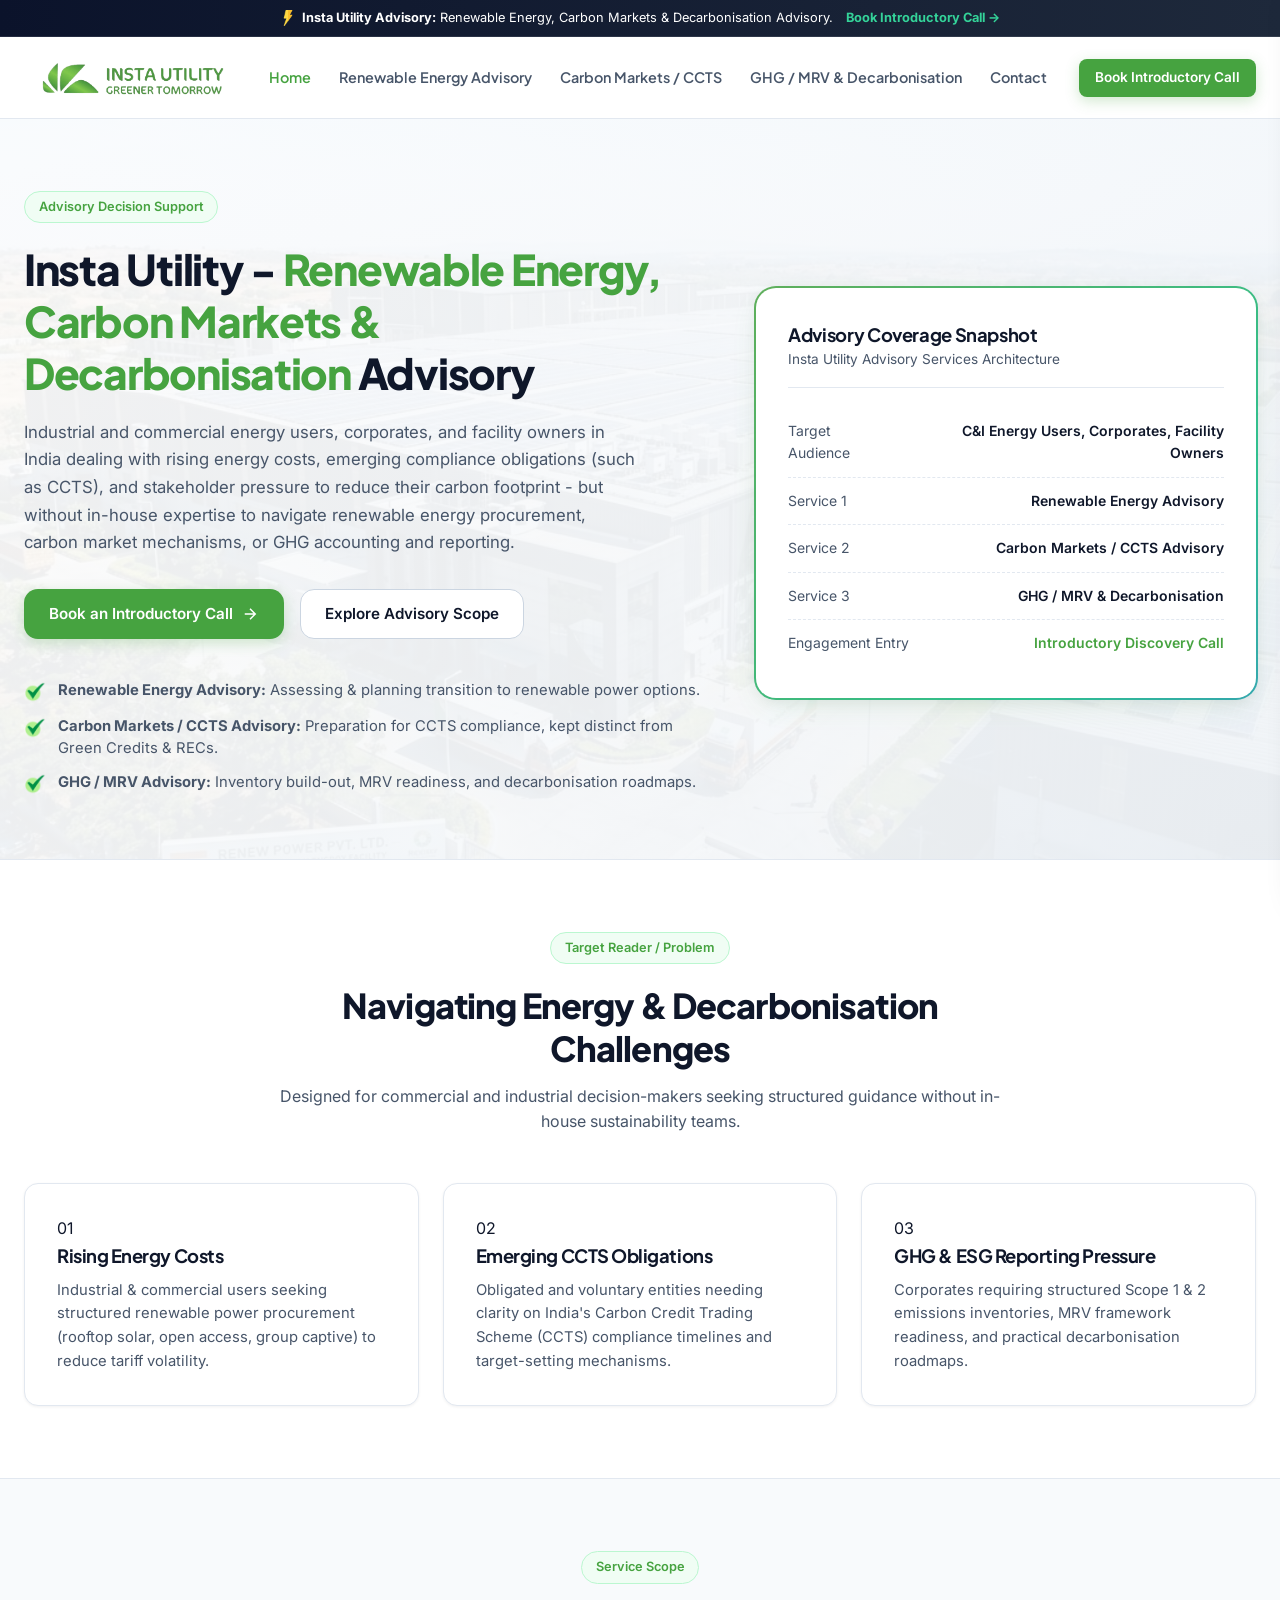
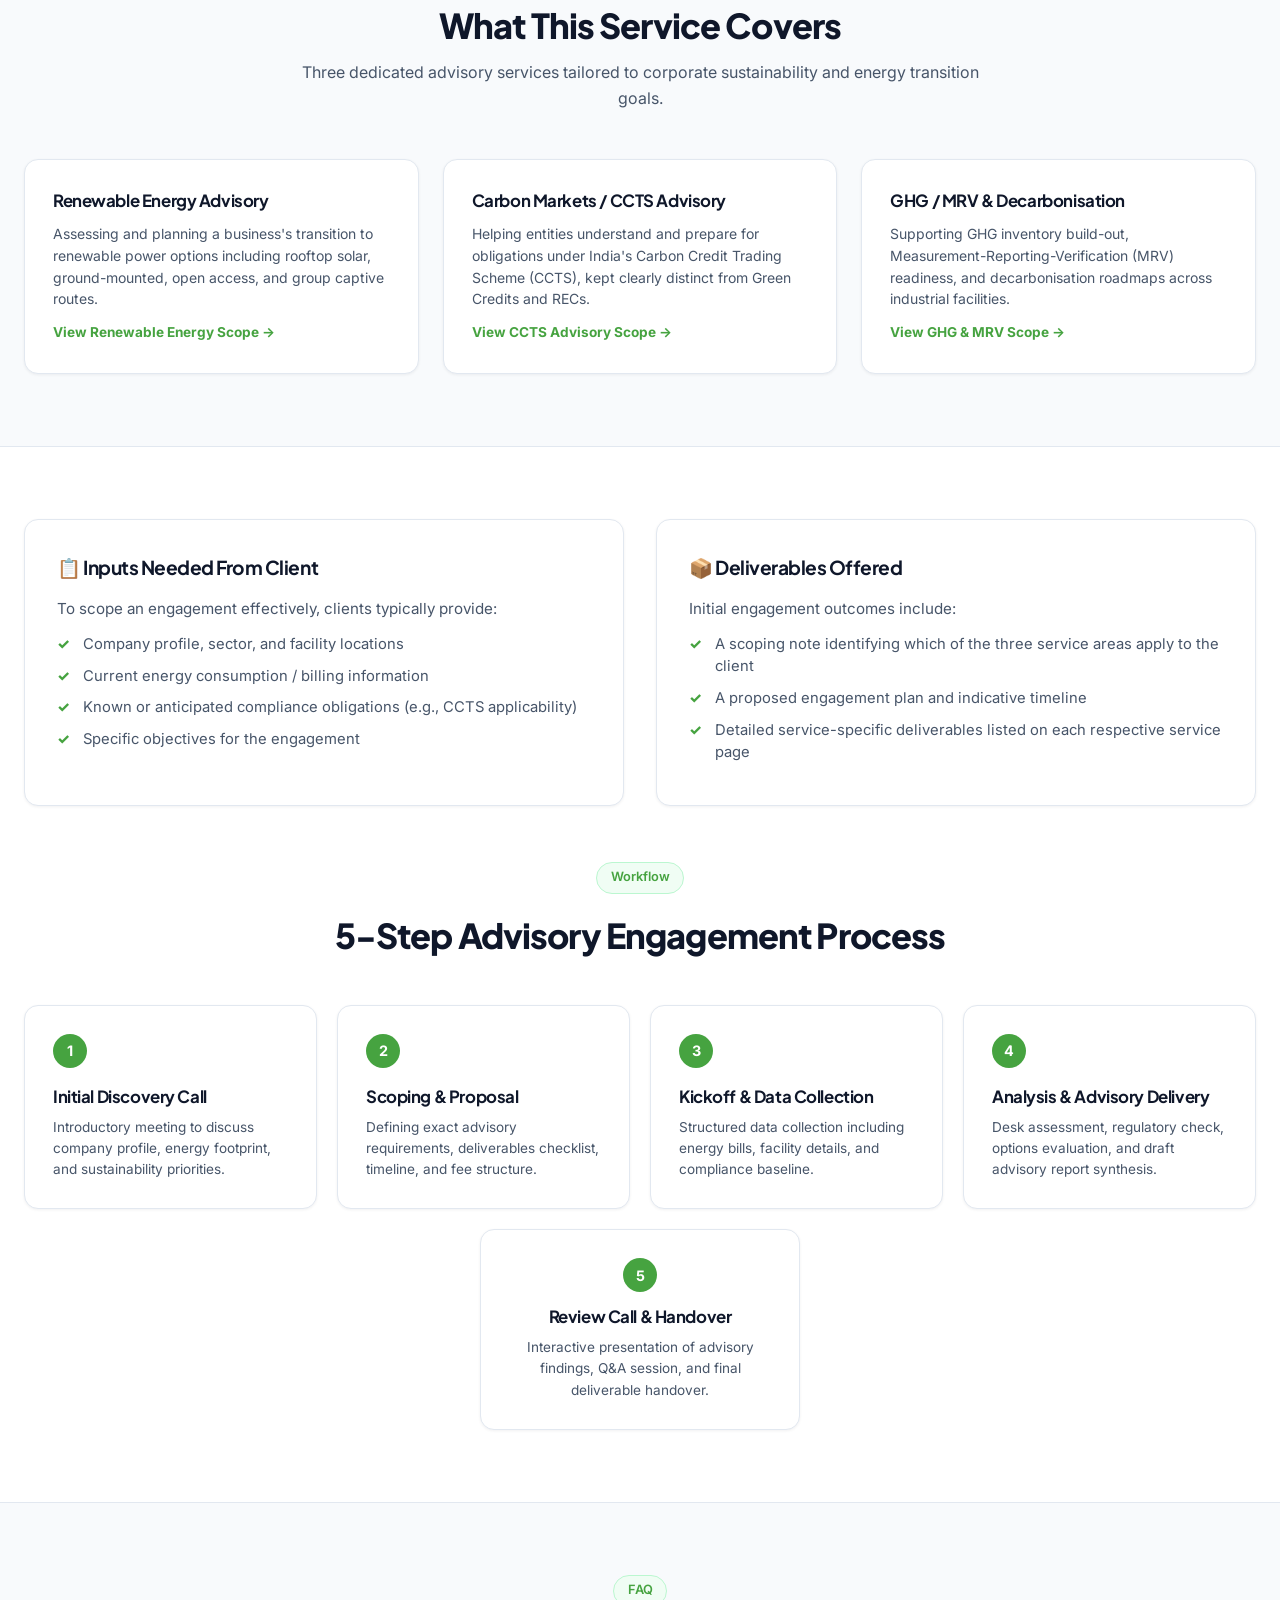
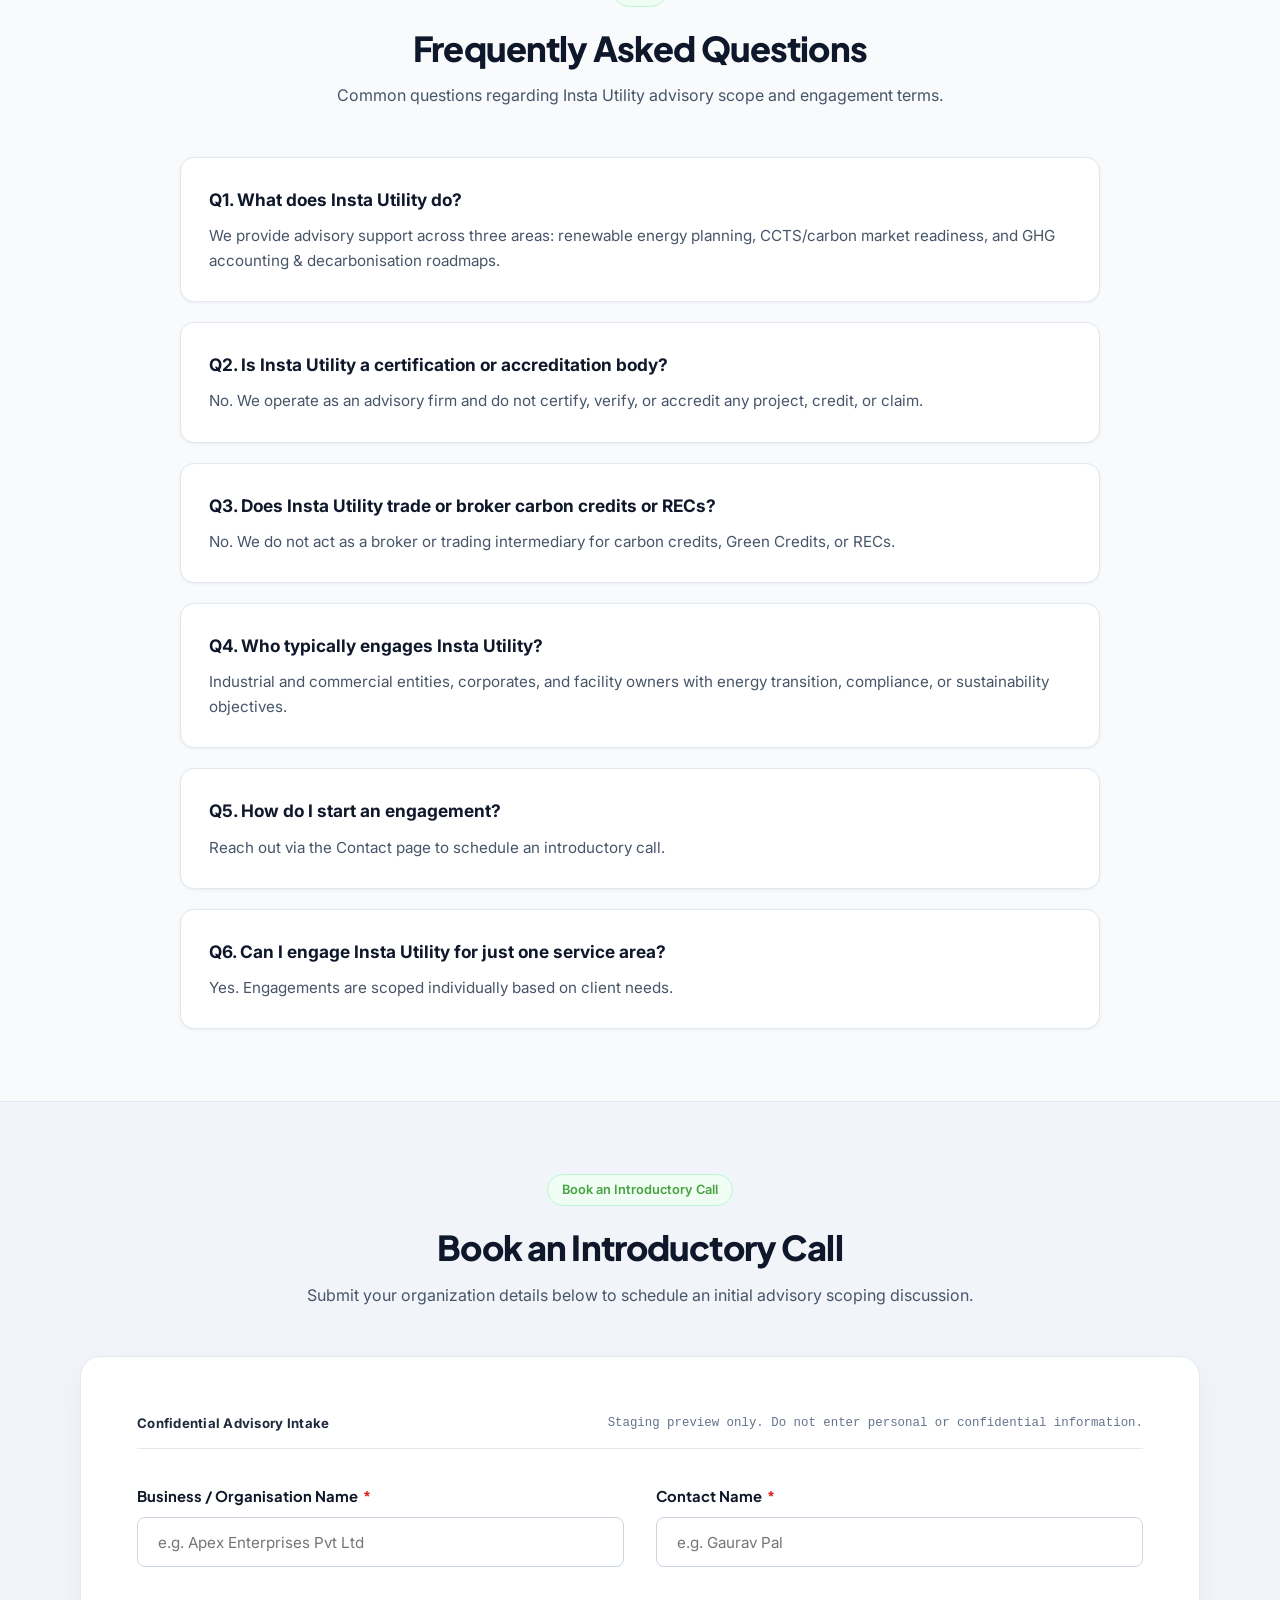
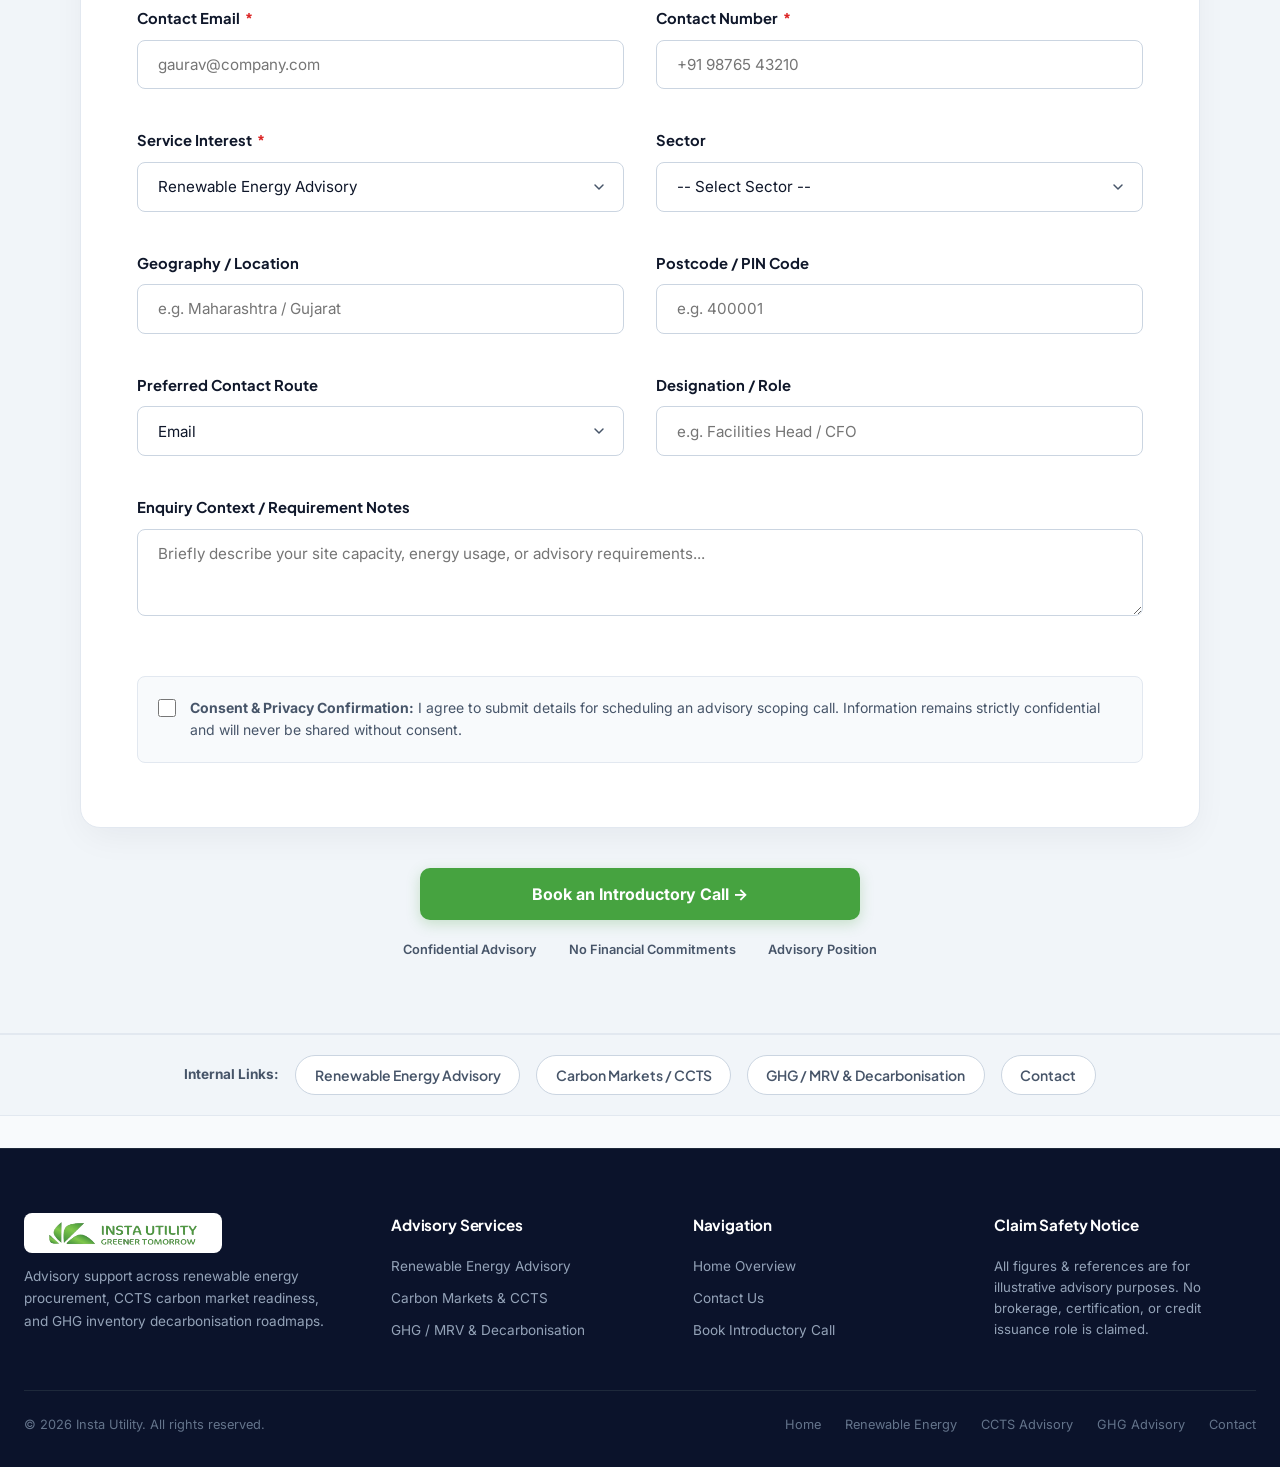
<file: index.html>
<!DOCTYPE html>
<html lang="en">

<head>
  <!-- Google Tag Manager -->
  <script>(function (w, d, s, l, i) {
      w[l] = w[l] || []; w[l].push({
        'gtm.start':
          new Date().getTime(), event: 'gtm.js'
      }); var f = d.getElementsByTagName(s)[0],
        j = d.createElement(s), dl = l != 'dataLayer' ? '&l=' + l : ''; j.async = true; j.src =
          'https://www.googletagmanager.com/gtm.js?id=' + i + dl; f.parentNode.insertBefore(j, f);
    })(window, document, 'script', 'dataLayer', 'GTM-W5MGDDCR');</script>
  <!-- End Google Tag Manager -->

  <!-- Google Tag (gtag.js) - GA4 Staging Direct DebugView Emitter (G-CX448B8NZM) -->
  <script async id="ga4-gtag-loader" src="https://www.googletagmanager.com/gtag/js?id=G-CX448B8NZM"></script>
  <script>
    window.dataLayer = window.dataLayer || [];
    function gtag() { dataLayer.push(arguments); }
    window.gtag = gtag;
    gtag('js', new Date());
    gtag('config', 'G-CX448B8NZM', { 'debug_mode': true });
  </script>

  <meta charset="UTF-8">
  <meta name="viewport" content="width=device-width, initial-scale=1.0">
  <meta name="robots" content="noindex, nofollow">
  <meta name="description"
    content="Advisory support for renewable energy options, Indian carbon markets (CCTS), and GHG decarbonisation roadmaps.">
  <title>Insta Utility - Renewable Energy, Carbon Markets & Decarbonisation Advisory</title>

  <!-- Canonical Link -->
  <link rel="canonical" href="https://www.instautility.com/">

  <!-- Open Graph & Social Meta Tags -->
  <meta property="og:type" content="website">
  <meta property="og:title" content="Insta Utility - Renewable Energy & Decarbonisation Advisory">
  <meta property="og:description"
    content="Advisory support for commercial renewable energy procurement, CCTS carbon market readiness, and GHG decarbonisation.">
  <meta property="og:url" content="https://www.instautility.com/">
  <meta property="og:site_name" content="Insta Utility">
  <meta property="og:image" content="https://www.instautility.com/assets/insta-utility-logo.png">

  <!-- Twitter Card Tags -->
  <meta name="twitter:card" content="summary_large_image">
  <meta name="twitter:title" content="Insta Utility Advisory">
  <meta name="twitter:description"
    content="Advisory support for renewable energy options, CCTS, and decarbonisation roadmaps.">

  <!-- Favicon -->
  <link rel="icon" type="image/png" sizes="32x32" href="assets/favicon.png">
  <link rel="icon" type="image/png" sizes="16x16" href="assets/favicon.png">
  <link rel="apple-touch-icon" href="assets/favicon.png">

  <!-- Google Fonts: Plus Jakarta Sans & Inter -->
  <link rel="preconnect" href="https://fonts.googleapis.com">
  <link rel="preconnect" href="https://fonts.gstatic.com" crossorigin>
  <link
    href="https://fonts.googleapis.com/css2?family=Inter:wght@400;500;600;700&family=Plus+Jakarta+Sans:wght@500;600;700;800&display=swap"
    rel="stylesheet">
  <link rel="stylesheet" href="styles.css">

  <!-- JSON-LD Structured Data Schema (SEO-003 Technical SEO Compliance) -->
  <script type="application/ld+json">
  {
    "@context": "https://schema.org",
    "@type": "Organization",
    "name": "Insta Utility",
    "url": "https://www.instautility.com/",
    "logo": "https://www.instautility.com/assets/insta-utility-logo.png",
    "description": "Advisory support across renewable energy procurement, CCTS carbon market readiness, and GHG inventory decarbonisation roadmaps.",
    "contactPoint": {
      "@type": "ContactPoint",
      "contactType": "customer service",
      "availableLanguage": "English"
    }
  }
  </script>
</head>


<body>
  <!-- Google Tag Manager (noscript) -->
  <noscript><iframe src="https://www.googletagmanager.com/ns.html?id=GTM-W5MGDDCR" height="0" width="0"
      style="display:none;visibility:hidden"></iframe></noscript>
  <!-- End Google Tag Manager (noscript) -->

  <!-- TOP ANNOUNCEMENT BAR -->
  <div class="top-announcement-bar">
    <div class="container announcement-content">
      <span><img src="assets/lighting.png" alt="⚡" class="announcement-icon-img" width="16" height="16"><strong>Insta Utility Advisory:</strong>
        Renewable Energy, Carbon Markets &amp; Decarbonisation Advisory.</span>
      <a href="#intake-form" class="announcement-link">Book Introductory Call &rarr;</a>
    </div>
  </div>

  <!-- HEADER NAVIGATION -->
  <header>
    <div class="container header-content">
      <a href="index.html" class="brand-logo">
        <img src="assets/insta-utility-logo.png"
          alt="Insta Utility - Greener Tomorrow" class="header-logo-img" width="217" height="44">
      </a>
      <button class="mobile-menu-toggle" id="mobileMenuBtn" aria-label="Open Mobile Menu" onclick="openMobileDrawer()">
        <span class="hamburger-bar"></span>
        <span class="hamburger-bar"></span>
        <span class="hamburger-bar"></span>
      </button>
      <div class="header-nav-container" id="headerNavContainer">
        <nav class="header-nav-links">
          <a href="index.html" class="nav-link active">Home</a>
          <a href="renewable-energy-advisory.html" class="nav-link">Renewable Energy Advisory</a>
          <a href="carbon-markets-ccts.html" class="nav-link">Carbon Markets / CCTS</a>
          <a href="ghg-mrv-decarbonisation.html" class="nav-link">GHG / MRV &amp; Decarbonisation</a>
          <a href="contact.html" class="nav-link">Contact</a>
        </nav>
        <div class="header-actions">
          <a href="#intake-form" class="btn btn-emerald btn-sm header-btn">Book Introductory Call</a>
        </div>
      </div>
    </div>
  </header>

  <!-- OFF-CANVAS MOBILE NAVIGATION DRAWER -->
  <div class="mobile-drawer-overlay" id="mobileDrawerOverlay" onclick="closeMobileDrawer()"></div>
  <div class="mobile-drawer-panel" id="mobileDrawerPanel">
    <div class="mobile-drawer-header">
      <a href="index.html" class="brand-logo" onclick="closeMobileDrawer()">
        <img src="assets/insta-utility-logo.png" alt="Insta Utility Logo"
          class="header-logo-img" width="217" height="44">
      </a>
      <button class="mobile-drawer-close" aria-label="Close Menu" onclick="closeMobileDrawer()">✕</button>
    </div>
    <div class="mobile-drawer-body">
      <nav class="mobile-drawer-nav">
        <a href="index.html" class="mobile-nav-link active" onclick="closeMobileDrawer()">Home Overview</a>
        <a href="renewable-energy-advisory.html" class="mobile-nav-link" onclick="closeMobileDrawer()">Renewable Energy
          Advisory &rarr;</a>
        <a href="carbon-markets-ccts.html" class="mobile-nav-link" onclick="closeMobileDrawer()">Carbon Markets / CCTS
          &rarr;</a>
        <a href="ghg-mrv-decarbonisation.html" class="mobile-nav-link" onclick="closeMobileDrawer()">GHG / MRV &amp;
          Decarbonisation &rarr;</a>
        <a href="contact.html" class="mobile-nav-link" onclick="closeMobileDrawer()">Contact &rarr;</a>
      </nav>
      <div class="mobile-drawer-cta">
        <a href="#intake-form" class="btn btn-emerald" style="width:100%; text-align:center;"
          onclick="closeMobileDrawer()">Book Introductory Call &rarr;</a>
      </div>
      <div class="mobile-drawer-footer">
        <p style="font-size:0.775rem; color:var(--text-muted);">Insta Utility - Advisory Decision Support</p>
      </div>
    </div>
  </div>

  <!-- HERO SECTION -->
  <section class="hero">
    <div class="container hero-grid">
      <div class="hero-content">
        <div class="pill-badge">
          <span>Advisory Decision Support</span>
        </div>

        <h1>Insta Utility - <span class="highlight">Renewable Energy, Carbon Markets &amp; Decarbonisation</span>
          Advisory</h1>

        <p class="hero-lead">
          Industrial and commercial energy users, corporates, and facility owners in India dealing with rising energy
          costs, emerging compliance obligations (such as CCTS), and stakeholder pressure to reduce their carbon
          footprint - but without in-house expertise to navigate renewable energy procurement, carbon market mechanisms,
          or GHG accounting and reporting.
        </p>
        <div class="hero-cta-group">
          <a href="#intake-form" class="btn btn-emerald">
            <span>Book an Introductory Call</span>
            <svg width="18" height="18" viewBox="0 0 24 24" fill="none" stroke="currentColor" stroke-width="2">
              <path d="M5 12h14M12 5l7 7-7 7" />
            </svg>
          </a>
          <a href="renewable-energy-advisory.html" class="btn btn-outline">
            <span>Explore Advisory Scope</span>
          </a>
        </div>

        <div class="hero-specs-list">
          <div class="spec-item">
            <img src="assets/check-mark.png" alt="✓" class="spec-icon-img" width="22" height="22">
            <span><strong>Renewable Energy Advisory:</strong> Assessing &amp; planning transition to renewable power
              options.</span>
          </div>
          <div class="spec-item">
            <img src="assets/check-mark.png" alt="✓" class="spec-icon-img" width="22" height="22">
            <span><strong>Carbon Markets / CCTS Advisory:</strong> Preparation for CCTS compliance, kept distinct from
              Green Credits &amp; RECs.</span>
          </div>
          <div class="spec-item">
            <img src="assets/check-mark.png" alt="✓" class="spec-icon-img" width="22" height="22">
            <span><strong>GHG / MRV Advisory:</strong> Inventory build-out, MRV readiness, and decarbonisation
              roadmaps.</span>
          </div>
        </div>
      </div>

      <!-- Hero Summary Visual Card -->
      <div class="calc-card">
        <div class="calc-card-header">
          <h3>Advisory Coverage Snapshot</h3>
          <p>Insta Utility Advisory Services Architecture</p>
        </div>

        <div class="calc-data-row">
          <span class="calc-label">Target Audience</span>
          <span class="calc-val">C&amp;I Energy Users, Corporates, Facility Owners</span>
        </div>
        <div class="calc-data-row">
          <span class="calc-label">Service 1</span>
          <span class="calc-val">Renewable Energy Advisory</span>
        </div>
        <div class="calc-data-row">
          <span class="calc-label">Service 2</span>
          <span class="calc-val">Carbon Markets / CCTS Advisory</span>
        </div>
        <div class="calc-data-row">
          <span class="calc-label">Service 3</span>
          <span class="calc-val">GHG / MRV &amp; Decarbonisation</span>
        </div>
        <div class="calc-data-row">
          <span class="calc-label">Engagement Entry</span>
          <span class="calc-val" style="color:var(--primary-emerald);">Introductory Discovery Call</span>
        </div>


      </div>
    </div>
  </section>

  <!-- TARGET READER / THEIR PROBLEM -->
  <section style="background:var(--bg-surface); border-bottom:1px solid var(--border-subtle);">
    <div class="container">
      <div class="section-header">
        <span class="pill-badge">Target Reader / Problem</span>
        <h2 class="section-title">Navigating Energy &amp; Decarbonisation Challenges</h2>
        <p class="section-subtitle">Designed for commercial and industrial decision-makers seeking structured guidance
          without in-house sustainability teams.</p>
      </div>

      <div class="persona-grid">
        <div class="persona-card">
          <div class="persona-icon-badge">01</div>
          <h3>Rising Energy Costs</h3>
          <p>Industrial &amp; commercial users seeking structured renewable power procurement (rooftop solar, open
            access, group captive) to reduce tariff volatility.</p>
        </div>

        <div class="persona-card">
          <div class="persona-icon-badge">02</div>
          <h3>Emerging CCTS Obligations</h3>
          <p>Obligated and voluntary entities needing clarity on India's Carbon Credit Trading Scheme (CCTS) compliance
            timelines and target-setting mechanisms.</p>
        </div>

        <div class="persona-card">
          <div class="persona-icon-badge">03</div>
          <h3>GHG &amp; ESG Reporting Pressure</h3>
          <p>Corporates requiring structured Scope 1 &amp; 2 emissions inventories, MRV framework readiness, and
            practical decarbonisation roadmaps.</p>
        </div>
      </div>
    </div>
  </section>

  <!-- WHAT THIS SERVICE COVERS (3 PILLARS) -->
  <section>
    <div class="container">
      <div class="section-header">
        <span class="pill-badge">Service Scope</span>
        <h2 class="section-title">What This Service Covers</h2>
        <p class="section-subtitle">Three dedicated advisory services tailored to corporate sustainability and energy
          transition goals.</p>
      </div>

      <div class="deliv-grid">
        <div class="deliv-card">
          <h4>Renewable Energy Advisory</h4>
          <p>Assessing and planning a business's transition to renewable power options including rooftop solar,
            ground-mounted, open access, and group captive routes.</p>
          <a href="renewable-energy-advisory.html"
            style="font-size:0.85rem; font-weight:700; margin-top:0.75rem; display:inline-block;">View Renewable Energy
            Scope &rarr;</a>
        </div>

        <div class="deliv-card">
          <h4>Carbon Markets / CCTS Advisory</h4>
          <p>Helping entities understand and prepare for obligations under India's Carbon Credit Trading Scheme (CCTS),
            kept clearly distinct from Green Credits and RECs.</p>
          <a href="carbon-markets-ccts.html"
            style="font-size:0.85rem; font-weight:700; margin-top:0.75rem; display:inline-block;">View CCTS Advisory
            Scope &rarr;</a>
        </div>

        <div class="deliv-card">
          <h4>GHG / MRV &amp; Decarbonisation</h4>
          <p>Supporting GHG inventory build-out, Measurement-Reporting-Verification (MRV) readiness, and decarbonisation
            roadmaps across industrial facilities.</p>
          <a href="ghg-mrv-decarbonisation.html"
            style="font-size:0.85rem; font-weight:700; margin-top:0.75rem; display:inline-block;">View GHG &amp; MRV
            Scope &rarr;</a>
        </div>
      </div>
    </div>
  </section>

  <!-- INPUTS NEEDED & PROCESS -->
  <section
    style="background:var(--bg-surface); border-top:1px solid var(--border-subtle); border-bottom:1px solid var(--border-subtle);">
    <div class="container">
      <div class="info-grid-2">
        <div class="info-card">
          <h3>📋 Inputs Needed From Client</h3>
          <p>To scope an engagement effectively, clients typically provide:</p>
          <ul>
            <li>Company profile, sector, and facility locations</li>
            <li>Current energy consumption / billing information</li>
            <li>Known or anticipated compliance obligations (e.g., CCTS applicability)</li>
            <li>Specific objectives for the engagement</li>
          </ul>
        </div>

        <div class="info-card">
          <h3>📦 Deliverables Offered</h3>
          <p>Initial engagement outcomes include:</p>
          <ul>
            <li>A scoping note identifying which of the three service areas apply to the client</li>
            <li>A proposed engagement plan and indicative timeline</li>
            <li>Detailed service-specific deliverables listed on each respective service page</li>
          </ul>
        </div>
      </div>

      <div style="margin-top:3.5rem;">
        <div class="section-header">
          <span class="pill-badge">Workflow</span>
          <h2 class="section-title">5-Step Advisory Engagement Process</h2>
        </div>

        <div class="steps-grid">
          <div class="step-box">
            <div class="step-num">1</div>
            <h4>Initial Discovery Call</h4>
            <p>Introductory meeting to discuss company profile, energy footprint, and sustainability priorities.</p>
          </div>

          <div class="step-box">
            <div class="step-num">2</div>
            <h4>Scoping &amp; Proposal</h4>
            <p>Defining exact advisory requirements, deliverables checklist, timeline, and fee structure.</p>
          </div>

          <div class="step-box">
            <div class="step-num">3</div>
            <h4>Kickoff &amp; Data Collection</h4>
            <p>Structured data collection including energy bills, facility details, and compliance baseline.</p>
          </div>

          <div class="step-box">
            <div class="step-num">4</div>
            <h4>Analysis &amp; Advisory Delivery</h4>
            <p>Desk assessment, regulatory check, options evaluation, and draft advisory report synthesis.</p>
          </div>
        </div>

        <div style="max-width:320px; margin:1.25rem auto 0 auto;">
          <div class="step-box" style="text-align:center;">
            <div class="step-num" style="margin:0 auto 0.75rem auto;">5</div>
            <h4>Review Call &amp; Handover</h4>
            <p>Interactive presentation of advisory findings, Q&amp;A session, and final deliverable handover.</p>
          </div>
        </div>
      </div>
    </div>
  </section>


  <!-- FREQUENTLY ASKED QUESTIONS -->
  <section>
    <div class="container">
      <div class="section-header">
        <span class="pill-badge">FAQ</span>
        <h2 class="section-title">Frequently Asked Questions</h2>
        <p class="section-subtitle">Common questions regarding Insta Utility advisory scope and engagement terms.</p>
      </div>

      <div class="faq-list">
        <div class="faq-item">
          <div class="faq-question">Q1. What does Insta Utility do?</div>
          <div class="faq-answer">We provide advisory support across three areas: renewable energy planning, CCTS/carbon
            market readiness, and GHG accounting &amp; decarbonisation roadmaps.</div>
        </div>

        <div class="faq-item">
          <div class="faq-question">Q2. Is Insta Utility a certification or accreditation body?</div>
          <div class="faq-answer">No. We operate as an advisory firm and do not certify, verify, or accredit
            any project, credit, or claim.</div>
        </div>

        <div class="faq-item">
          <div class="faq-question">Q3. Does Insta Utility trade or broker carbon credits or RECs?</div>
          <div class="faq-answer">No. We do not act as a broker or trading intermediary for carbon credits, Green
            Credits, or RECs.</div>
        </div>

        <div class="faq-item">
          <div class="faq-question">Q4. Who typically engages Insta Utility?</div>
          <div class="faq-answer">Industrial and commercial entities, corporates, and facility owners with energy
            transition, compliance, or sustainability objectives.</div>
        </div>

        <div class="faq-item">
          <div class="faq-question">Q5. How do I start an engagement?</div>
          <div class="faq-answer">Reach out via the Contact page to schedule an introductory call.</div>
        </div>

        <div class="faq-item">
          <div class="faq-question">Q6. Can I engage Insta Utility for just one service area?</div>
          <div class="faq-answer">Yes. Engagements are scoped individually based on client needs.</div>
        </div>
      </div>
    </div>
  </section>

  <!-- INTAKE FORM SECTION -->
  <section class="form-section" id="intake-form">
    <div class="container">
      <div class="section-header">
        <span class="pill-badge">Book an Introductory Call</span>
        <h2 class="section-title">Book an Introductory Call</h2>
        <p class="section-subtitle">Submit your organization details below to schedule an initial advisory scoping
          discussion.</p>
      </div>

      <div class="form-card-container">
        <div class="form-minimal-header">
          <span class="meta-tag">Confidential Advisory Intake</span>
          <span class="meta-note">Staging preview only. Do not enter personal or confidential information.</span>
        </div>

        <form id="diagnosticForm" onsubmit="handleFormSubmit(event)">
          <div class="form-grid">

            <!-- Field 1: Business Name -->
            <div class="form-group">
              <div class="label-wrapper">
                <label class="form-label" for="account_name">
                  <span>Business / Organisation Name</span> <span class="req">*</span>
                </label>
              </div>
              <input type="text" id="account_name" class="form-control" placeholder="e.g. Apex Enterprises Pvt Ltd"
                required>
            </div>

            <!-- Field 2: Contact Name -->
            <div class="form-group">
              <div class="label-wrapper">
                <label class="form-label" for="contact_name">
                  <span>Contact Name</span> <span class="req">*</span>
                </label>
              </div>
              <input type="text" id="contact_name" class="form-control" placeholder="e.g. Gaurav Pal" required>
            </div>

            <!-- Field 3: Contact Email -->
            <div class="form-group">
              <div class="label-wrapper">
                <label class="form-label" for="contact_email">
                  <span>Contact Email</span> <span class="req">*</span>
                </label>
              </div>
              <input type="email" id="contact_email" class="form-control" placeholder="gaurav@company.com" required>
            </div>

            <!-- Field 4: Contact Number -->
            <div class="form-group">
              <div class="label-wrapper">
                <label class="form-label" for="contact_phone">
                  <span>Contact Number</span> <span class="req">*</span>
                </label>
              </div>
              <input type="tel" id="contact_phone" class="form-control" placeholder="+91 98765 43210" required>
            </div>

            <!-- Field 5: Service Interest -->
            <div class="form-group">
              <div class="label-wrapper">
                <label class="form-label" for="service_interest">
                  <span>Service Interest</span> <span class="req">*</span>
                </label>
              </div>
              <select id="service_interest" class="form-control" required>
                <option value="Renewable Energy Advisory">Renewable Energy Advisory</option>
                <option value="Carbon Markets / CCTS">Carbon Markets / CCTS</option>
                <option value="GHG / MRV & Decarbonisation">GHG / MRV &amp; Decarbonisation</option>
              </select>
            </div>

            <!-- Field 6: Sector -->
            <div class="form-group">
              <div class="label-wrapper">
                <label class="form-label" for="sector_type">
                  <span>Sector</span>
                </label>
              </div>
              <select id="sector_type" class="form-control">
                <option value="">-- Select Sector --</option>
                <option value="Commercial">Commercial</option>
                <option value="Industrial">Industrial</option>
                <option value="Public Sector">Public Sector</option>
                <option value="Education">Education</option>
                <option value="Healthcare">Healthcare</option>
                <option value="Hospitality">Hospitality</option>
                <option value="Retail">Retail</option>
                <option value="Manufacturing">Manufacturing</option>
                <option value="Property / Real Estate">Property / Real Estate</option>
                <option value="Other">Other</option>
              </select>
            </div>

            <!-- Field 7: Geography -->
            <div class="form-group">
              <div class="label-wrapper">
                <label class="form-label" for="state_location">
                  <span>Geography / Location</span>
                </label>
              </div>
              <input type="text" id="state_location" class="form-control" placeholder="e.g. Maharashtra / Gujarat">
            </div>

            <!-- Field 8: Postcode -->
            <div class="form-group">
              <div class="label-wrapper">
                <label class="form-label" for="postcode">
                  <span>Postcode / PIN Code</span>
                </label>
              </div>
              <input type="text" id="postcode" class="form-control" placeholder="e.g. 400001">
            </div>

            <!-- Field 9: Preferred Contact Route -->
            <div class="form-group">
              <div class="label-wrapper">
                <label class="form-label" for="preferred_contact_route">
                  <span>Preferred Contact Route</span>
                </label>
              </div>
              <select id="preferred_contact_route" class="form-control">
                <option value="Email">Email</option>
                <option value="Phone">Phone</option>
              </select>
            </div>

            <!-- Field 10: Designation / Role -->
            <div class="form-group">
              <div class="label-wrapper">
                <label class="form-label" for="buyer_role">
                  <span>Designation / Role</span>
                </label>
              </div>
              <input type="text" id="buyer_role" class="form-control" placeholder="e.g. Facilities Head / CFO">
            </div>

            <!-- Field 11: Enquiry Context -->
            <div class="form-group full-width">
              <div class="label-wrapper">
                <label class="form-label" for="enquiry_context">
                  <span>Enquiry Context / Requirement Notes</span>
                </label>
              </div>
              <textarea id="enquiry_context" class="form-control" rows="3"
                placeholder="Briefly describe your site capacity, energy usage, or advisory requirements..."></textarea>
            </div>

            <!-- Field 12: Privacy Consent -->
            <div class="form-group full-width">
              <div class="checkbox-group">
                <input type="checkbox" id="privacy_consent" required>
                <label for="privacy_consent">
                  <strong>Consent &amp; Privacy Confirmation:</strong> I agree to submit details for scheduling an
                  advisory scoping call. Information remains strictly confidential and will never be shared without
                  consent.
                </label>
              </div>
            </div>

          </div>

      </div>

      <div class="form-submit-container">
        <button type="submit" class="btn btn-emerald btn-lg-submit">
          <span>Book an Introductory Call &rarr;</span>
        </button>
        <div class="micro-trust-row">
          <div class="micro-trust-item"><span>Confidential Advisory</span></div>
          <div class="micro-trust-item"><span>No Financial Commitments</span></div>
          <div class="micro-trust-item"><span>Advisory Position</span></div>
        </div>
      </div>
      </form>

      <div class="diagnostic-result-container" id="submissionResult">
        <div class="diag-header">
          <div class="diag-title-area">
            <h3>
              <img src="assets/success.png" alt="✓" width="28" height="28" style="width:28px; height:28px; object-fit:contain;">
              Staging Preview Completed
            </h3>
            <p>Staging preview completed. No live enquiry or CRM record has been created.</p>
          </div>
          <div class="diag-ref-group">
            <div class="diag-ref-label">Submission Reference</div>
            <div class="diag-ref-val" id="generatedRef">IU-2026-0925-0000</div>
          </div>
        </div>

        <div id="crmOutcomeBanner"></div>

        <div class="exec-summary-strip">
          <div class="exec-kpi-card">
            <div class="exec-kpi-label">Facility Site</div>
            <div class="exec-kpi-val" id="resFacilityVal">Company Site</div>
          </div>
          <div class="exec-kpi-card">
            <div class="exec-kpi-label">Location</div>
            <div class="exec-kpi-val" id="resStateVal">India</div>
          </div>
          <div class="exec-kpi-card highlight">
            <div class="exec-kpi-label">Advisory Status</div>
            <div class="exec-kpi-val emerald" style="font-size:1.05rem;">Introductory Review</div>
          </div>
        </div>
      </div>
    </div>
    </div>
  </section>

  <!-- INTERNAL LINKS BAR -->
  <div class="cross-nav-pills">
    <div class="container cross-nav-container">
      <span style="font-size:0.85rem; font-weight:700; color:var(--text-muted);">Internal Links:</span>
      <a href="renewable-energy-advisory.html" class="nav-pill-item">Renewable Energy Advisory</a>
      <a href="carbon-markets-ccts.html" class="nav-pill-item">Carbon Markets / CCTS</a>
      <a href="ghg-mrv-decarbonisation.html" class="nav-pill-item">GHG / MRV &amp; Decarbonisation</a>
      <a href="contact.html" class="nav-pill-item">Contact</a>
    </div>
  </div>

  <!-- FOOTER -->
  <footer>
    <div class="container">
      <div class="footer-grid">
        <div class="footer-col brand-col">
          <a href="index.html" class="brand-logo">
            <img src="assets/insta-utility-logo.png" alt="Insta Utility Logo"
              class="footer-logo-img" width="198" height="40">
          </a>
          <p class="footer-bio">
            Advisory support across renewable energy procurement, CCTS carbon market readiness, and GHG
            inventory decarbonisation roadmaps.
          </p>
        </div>

        <div class="footer-col">
          <div class="footer-heading">Advisory Services</div>
          <ul class="footer-links">
            <li><a href="renewable-energy-advisory.html">Renewable Energy Advisory</a></li>
            <li><a href="carbon-markets-ccts.html">Carbon Markets &amp; CCTS</a></li>
            <li><a href="ghg-mrv-decarbonisation.html">GHG / MRV &amp; Decarbonisation</a></li>
          </ul>
        </div>

        <div class="footer-col">
          <div class="footer-heading">Navigation</div>
          <ul class="footer-links">
            <li><a href="index.html">Home Overview</a></li>
            <li><a href="contact.html">Contact Us</a></li>
            <li><a href="#intake-form">Book Introductory Call</a></li>
          </ul>
        </div>

        <div class="footer-col">
          <div class="footer-heading">Claim Safety Notice</div>
          <p class="footer-cta-desc">
            All figures &amp; references are for illustrative advisory purposes. No brokerage, certification, or credit
            issuance role is claimed.
          </p>
        </div>
      </div>

      <div class="footer-bottom">
        <div class="footer-copy">&copy; 2026 Insta Utility. All rights reserved.</div>
        <div class="footer-bottom-links">
          <a href="index.html">Home</a>
          <a href="renewable-energy-advisory.html">Renewable Energy</a>
          <a href="carbon-markets-ccts.html">CCTS Advisory</a>
          <a href="ghg-mrv-decarbonisation.html">GHG Advisory</a>
          <a href="contact.html">Contact</a>
        </div>
      </div>
    </div>
  </footer>

  <script src="app.js"></script>
</body>

</html>
</file>
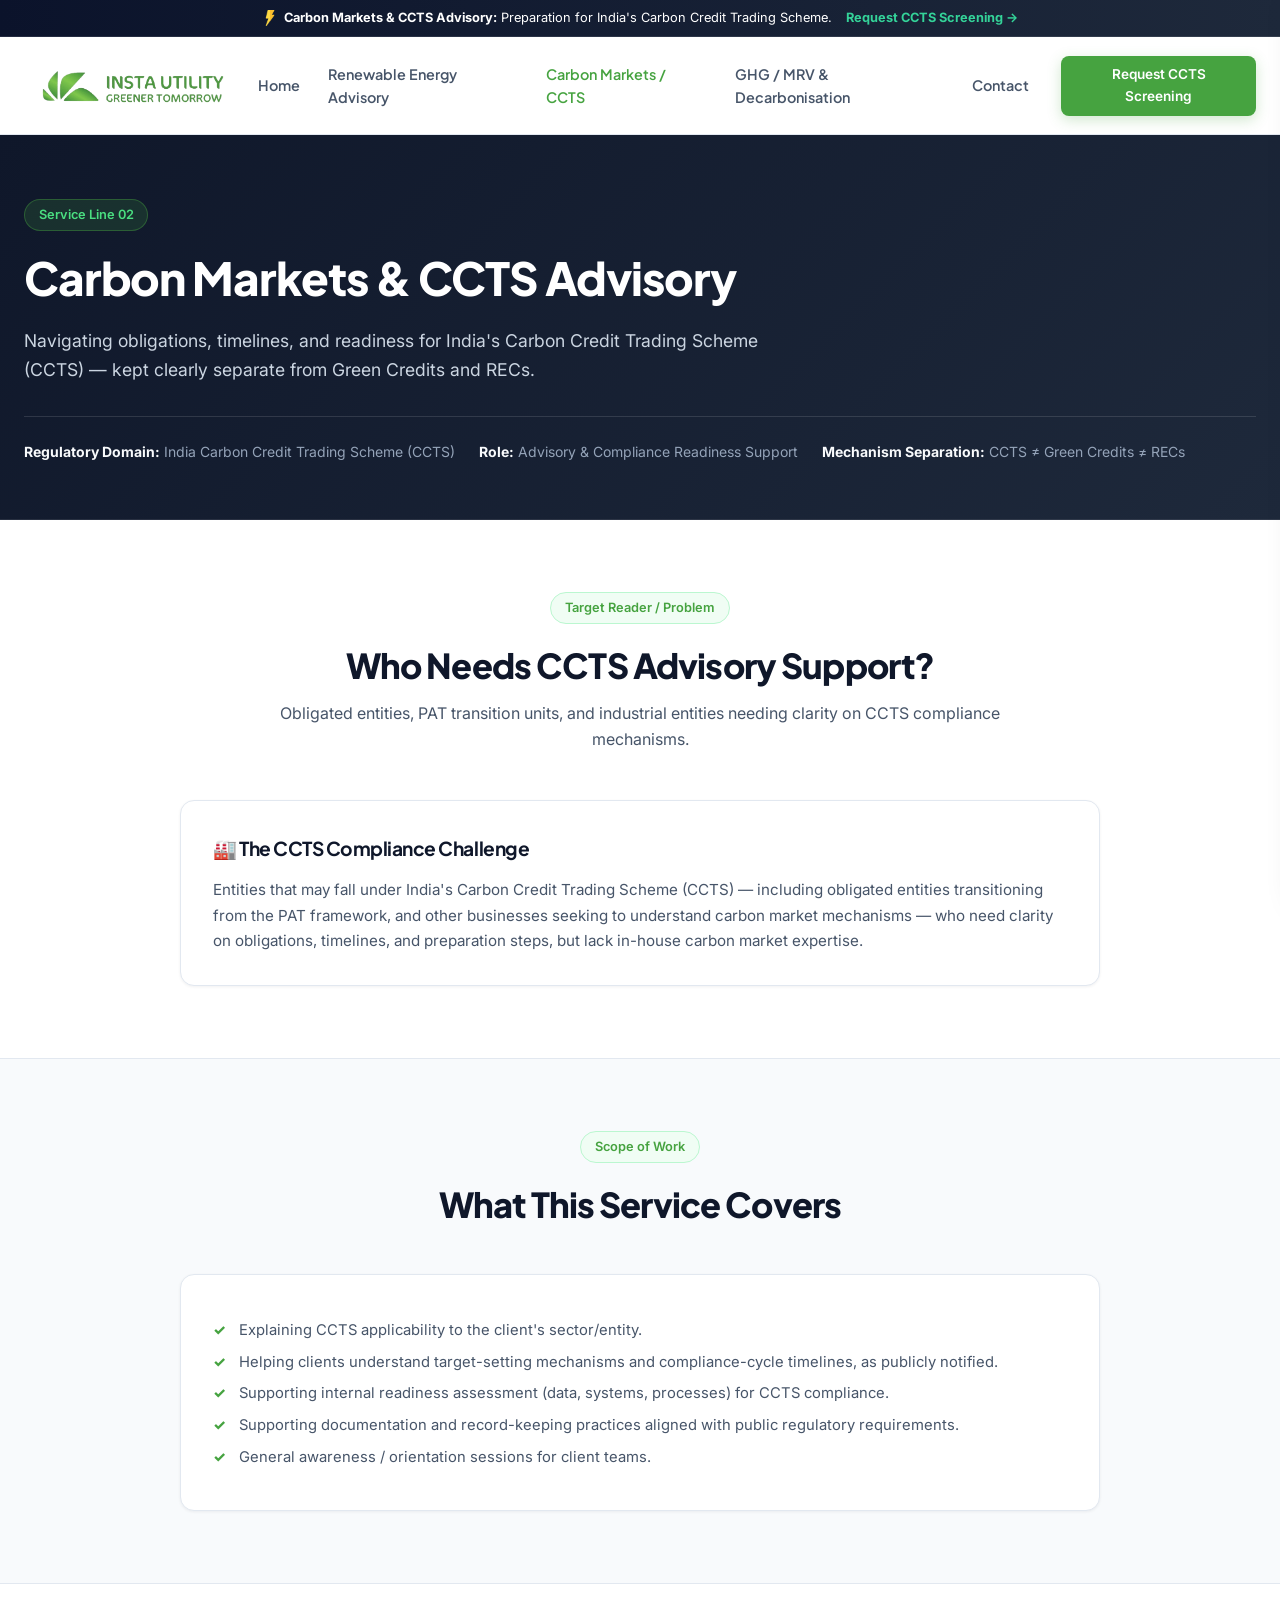
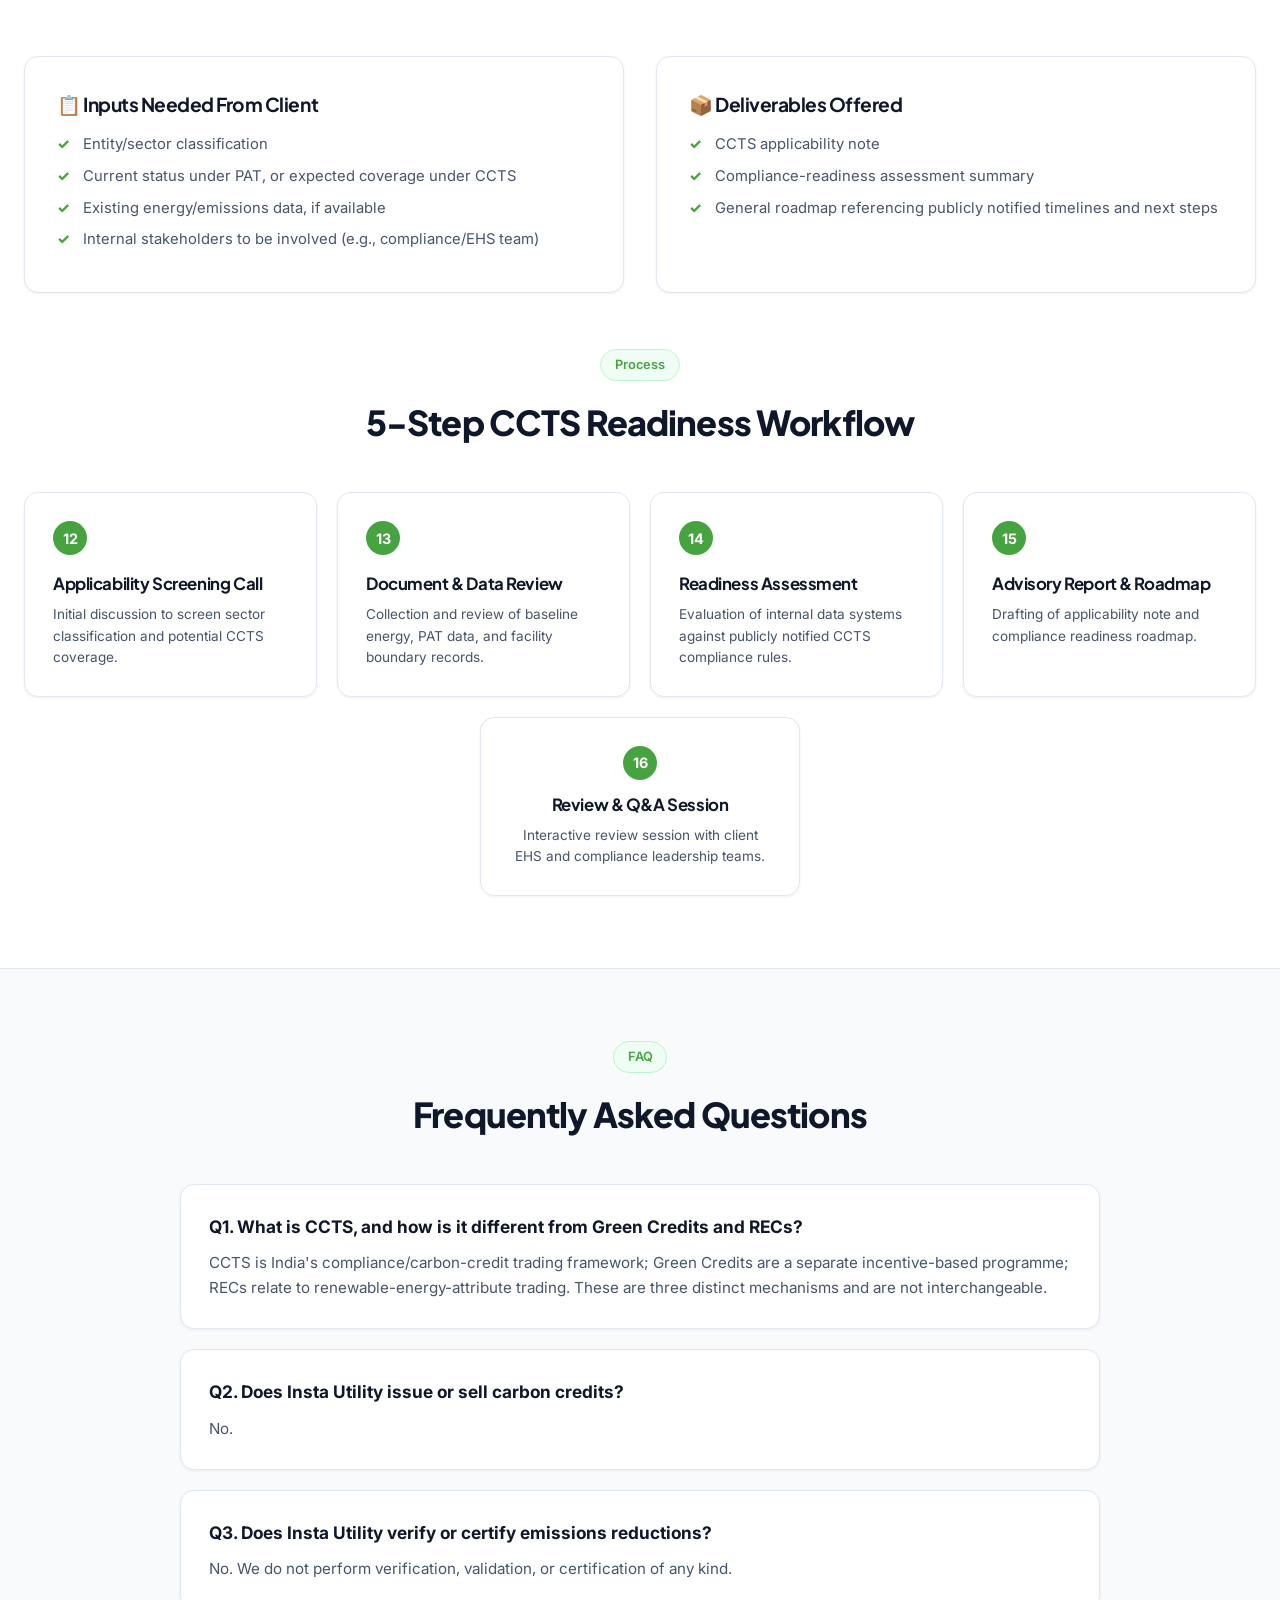
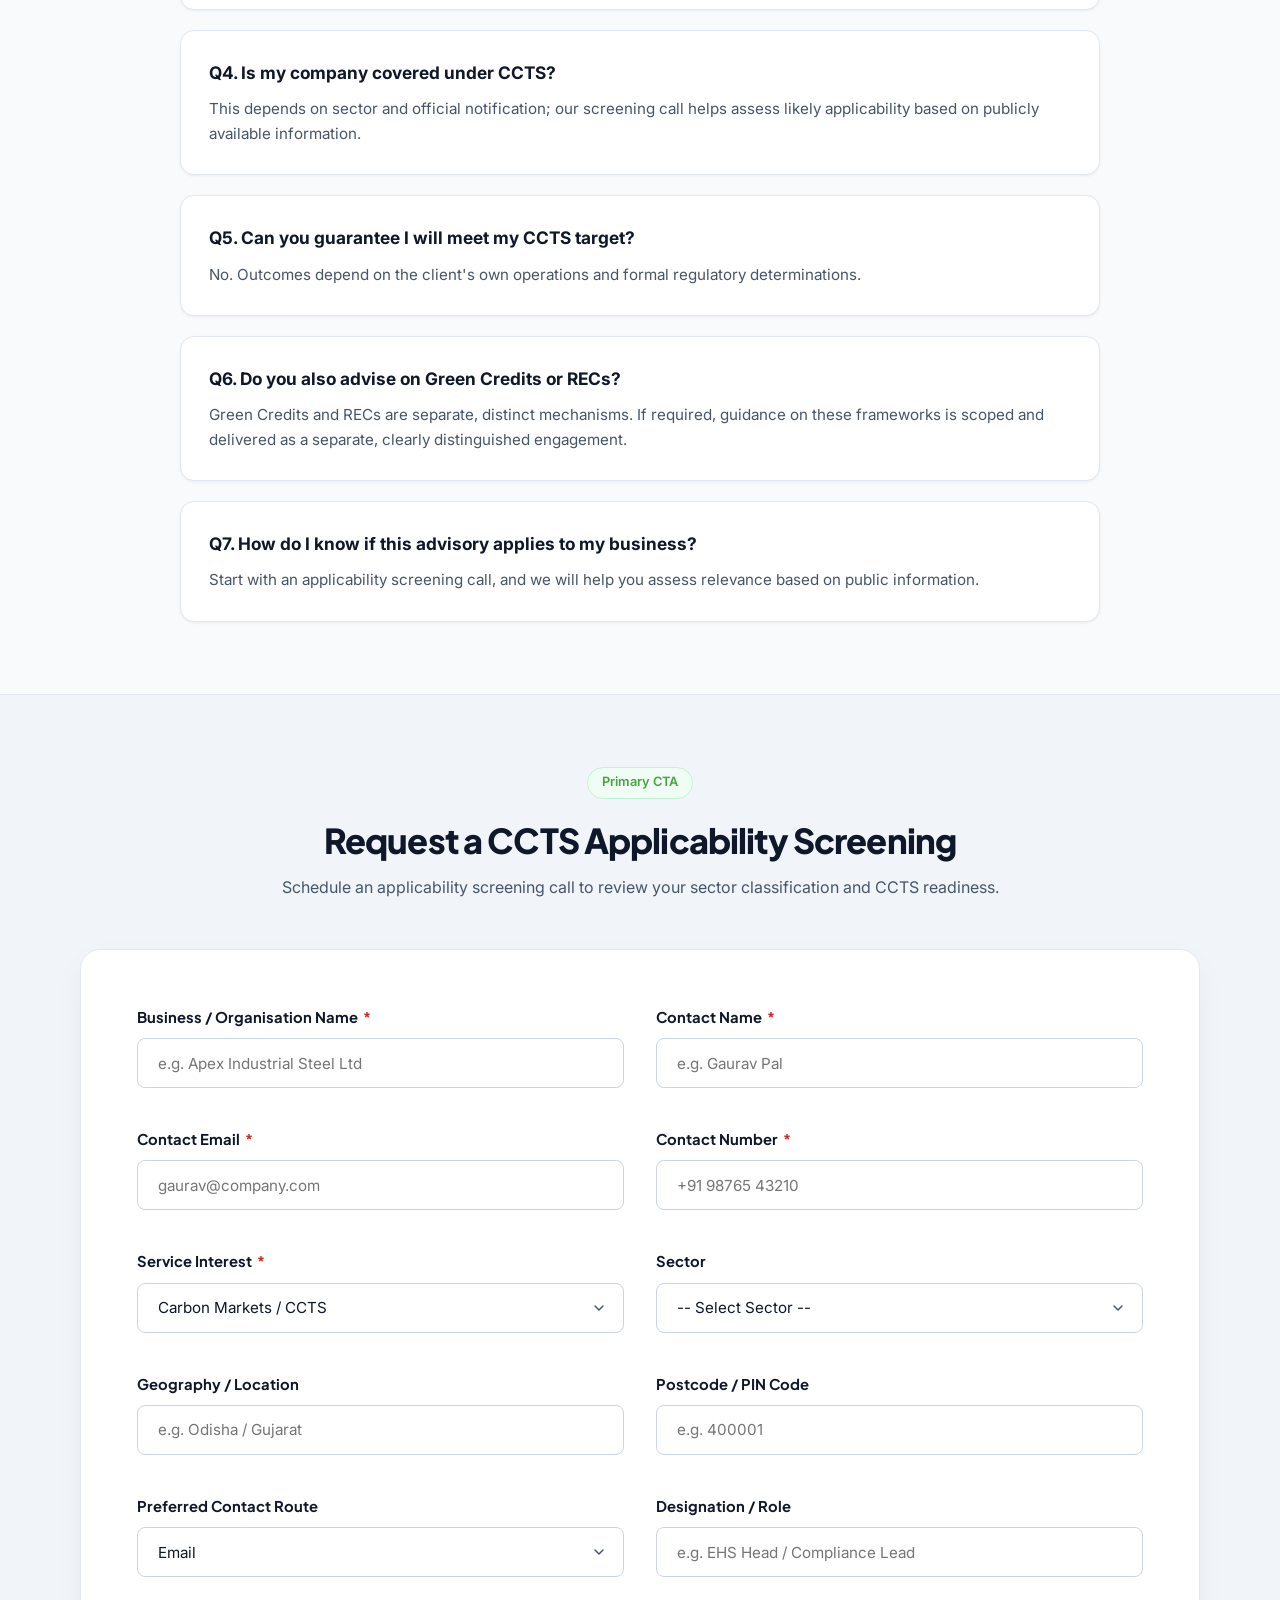
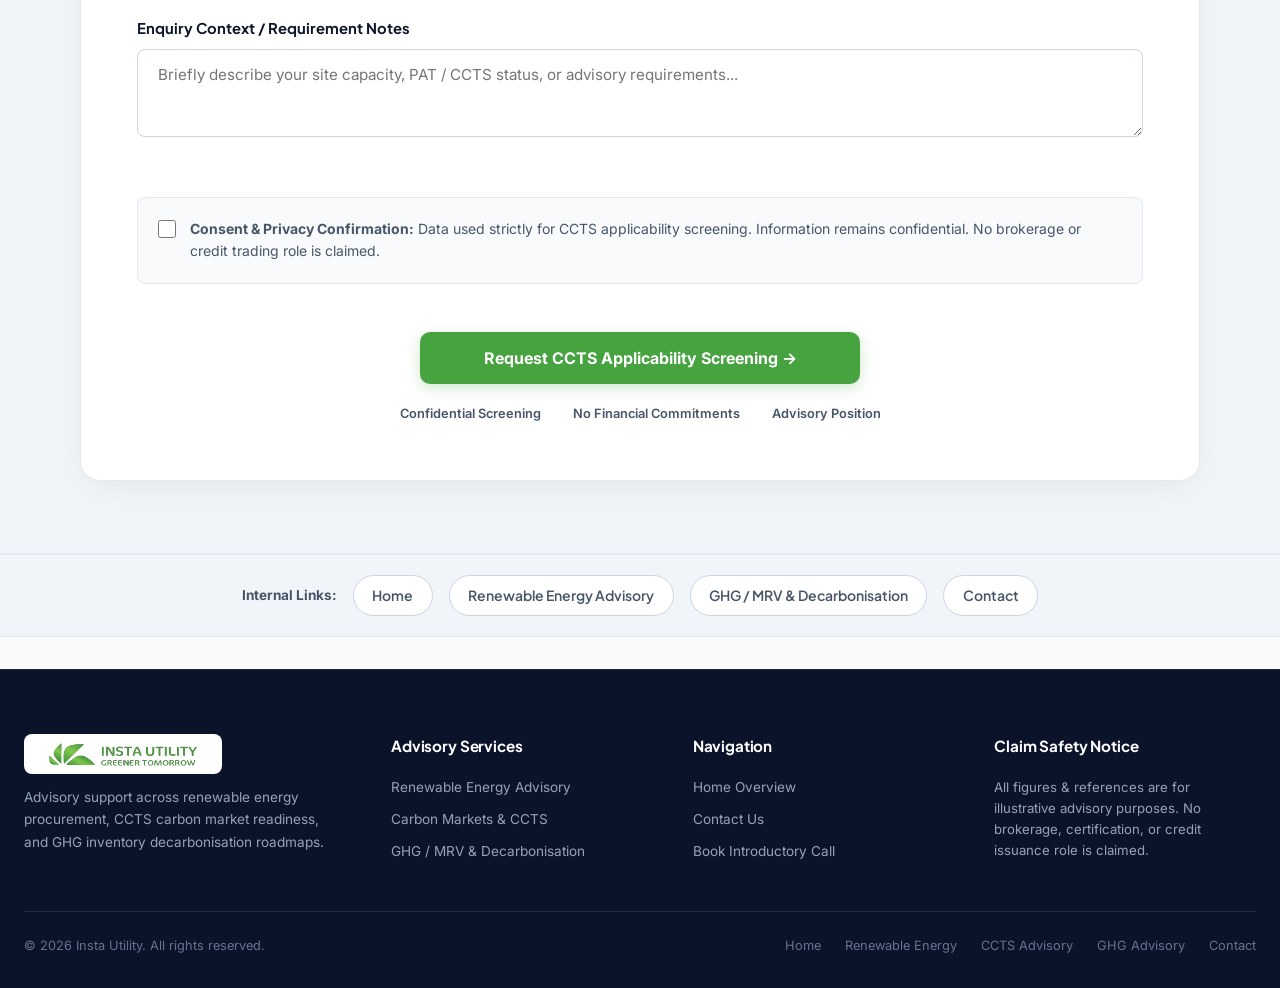
<file: carbon-markets-ccts.html>
<!DOCTYPE html>
<html lang="en">

<head>
  <!-- Google Tag Manager -->
  <script>(function (w, d, s, l, i) {
      w[l] = w[l] || []; w[l].push({
        'gtm.start':
          new Date().getTime(), event: 'gtm.js'
      }); var f = d.getElementsByTagName(s)[0],
        j = d.createElement(s), dl = l != 'dataLayer' ? '&l=' + l : ''; j.async = true; j.src =
          'https://www.googletagmanager.com/gtm.js?id=' + i + dl; f.parentNode.insertBefore(j, f);
    })(window, document, 'script', 'dataLayer', 'GTM-W5MGDDCR');</script>
  <!-- End Google Tag Manager -->

  <!-- Google Tag (gtag.js) - GA4 Staging Direct DebugView Emitter (G-CX448B8NZM) -->
  <script async id="ga4-gtag-loader" src="https://www.googletagmanager.com/gtag/js?id=G-CX448B8NZM"></script>
  <script>
    window.dataLayer = window.dataLayer || [];
    function gtag() { dataLayer.push(arguments); }
    window.gtag = gtag;
    gtag('js', new Date());
    gtag('config', 'G-CX448B8NZM', { 'debug_mode': true });
  </script>

  <meta charset="UTF-8">
  <meta name="viewport" content="width=device-width, initial-scale=1.0">
  <meta name="robots" content="noindex, nofollow">
  <meta name="description" content="Understand how India's Carbon Credit Trading Scheme (CCTS) applies to your business with structured compliance readiness and target assessment.">
  <title>Carbon Markets &amp; CCTS Advisory | Insta Utility</title>

  <!-- Canonical Link -->
  <link rel="canonical" href="https://www.instautility.com/carbon-markets-ccts.html">

  <!-- Open Graph & Social Meta Tags -->
  <meta property="og:type" content="article">
  <meta property="og:title" content="Carbon Markets &amp; CCTS Advisory | Insta Utility">
  <meta property="og:description" content="Navigating obligations, timelines, and readiness for India's Carbon Credit Trading Scheme (CCTS).">
  <meta property="og:url" content="https://www.instautility.com/carbon-markets-ccts.html">
  <meta property="og:site_name" content="Insta Utility">
  <meta property="og:image" content="https://www.instautility.com/assets/insta-utility-logo.png">

  <!-- Favicon -->
  <link rel="icon" type="image/png" sizes="32x32" href="assets/favicon.png">
  <link rel="icon" type="image/png" sizes="16x16" href="assets/favicon.png">
  <link rel="apple-touch-icon" href="assets/favicon.png">

  <!-- Google Fonts: Plus Jakarta Sans & Inter -->
  <link rel="preconnect" href="https://fonts.googleapis.com">
  <link rel="preconnect" href="https://fonts.gstatic.com" crossorigin>
  <link
    href="https://fonts.googleapis.com/css2?family=Inter:wght@400;500;600;700&family=Plus+Jakarta+Sans:wght@500;600;700;800&display=swap"
    rel="stylesheet">

  <link rel="stylesheet" href="styles.css">

  <!-- JSON-LD Service Schema -->
  <script type="application/ld+json">
  {
    "@context": "https://schema.org",
    "@type": "Service",
    "name": "Carbon Markets & CCTS Advisory",
    "url": "https://www.instautility.com/carbon-markets-ccts.html",
    "provider": {
      "@type": "Organization",
      "name": "Insta Utility",
      "url": "https://www.instautility.com/",
      "logo": "https://www.instautility.com/assets/insta-utility-logo.png"
    },
    "serviceType": "Carbon Market Compliance Advisory",
    "description": "Preparation and compliance readiness for India's Carbon Credit Trading Scheme (CCTS)."
  }
  </script>
</head>


<body>
  <!-- Google Tag Manager (noscript) -->
  <noscript><iframe src="https://www.googletagmanager.com/ns.html?id=GTM-W5MGDDCR" height="0" width="0"
      style="display:none;visibility:hidden"></iframe></noscript>
  <!-- End Google Tag Manager (noscript) -->

  <!-- TOP ANNOUNCEMENT BAR -->
  <div class="top-announcement-bar">
    <div class="container announcement-content">
      <span><img src="assets/lighting.png" alt="⚡" class="announcement-icon-img" width="16" height="16"><strong>Carbon Markets &amp; CCTS
          Advisory:</strong> Preparation for India's Carbon Credit Trading Scheme.</span>
      <a href="#intake-form" class="announcement-link">Request CCTS Screening &rarr;</a>
    </div>
  </div>

  <!-- HEADER NAVIGATION -->
  <header>
    <div class="container header-content">
      <a href="index.html" class="brand-logo">
        <img src="assets/insta-utility-logo.png"
          alt="Insta Utility - Greener Tomorrow" class="header-logo-img" width="217" height="44">
      </a>
      <button class="mobile-menu-toggle" id="mobileMenuBtn" aria-label="Open Mobile Menu" onclick="openMobileDrawer()">
        <span class="hamburger-bar"></span>
        <span class="hamburger-bar"></span>
        <span class="hamburger-bar"></span>
      </button>
      <div class="header-nav-container" id="headerNavContainer">
        <nav class="header-nav-links">
          <a href="index.html" class="nav-link">Home</a>
          <a href="renewable-energy-advisory.html" class="nav-link">Renewable Energy Advisory</a>
          <a href="carbon-markets-ccts.html" class="nav-link active">Carbon Markets / CCTS</a>
          <a href="ghg-mrv-decarbonisation.html" class="nav-link">GHG / MRV &amp; Decarbonisation</a>
          <a href="contact.html" class="nav-link">Contact</a>
        </nav>
        <div class="header-actions">
          <a href="#intake-form" class="btn btn-emerald btn-sm header-btn">Request CCTS Screening</a>
        </div>
      </div>
    </div>
  </header>

  <!-- OFF-CANVAS MOBILE NAVIGATION DRAWER -->
  <div class="mobile-drawer-overlay" id="mobileDrawerOverlay" onclick="closeMobileDrawer()"></div>
  <div class="mobile-drawer-panel" id="mobileDrawerPanel">
    <div class="mobile-drawer-header">
      <a href="index.html" class="brand-logo" onclick="closeMobileDrawer()">
        <img src="assets/insta-utility-logo.png" alt="Insta Utility Logo"
          class="header-logo-img" width="217" height="44">
      </a>
      <button class="mobile-drawer-close" aria-label="Close Menu" onclick="closeMobileDrawer()">✕</button>
    </div>
    <div class="mobile-drawer-body">
      <nav class="mobile-drawer-nav">
        <a href="index.html" class="mobile-nav-link" onclick="closeMobileDrawer()">Home Overview</a>
        <a href="renewable-energy-advisory.html" class="mobile-nav-link" onclick="closeMobileDrawer()">Renewable Energy
          Advisory &rarr;</a>
        <a href="carbon-markets-ccts.html" class="mobile-nav-link active" onclick="closeMobileDrawer()">Carbon Markets /
          CCTS &rarr;</a>
        <a href="ghg-mrv-decarbonisation.html" class="mobile-nav-link" onclick="closeMobileDrawer()">GHG / MRV &amp;
          Decarbonisation &rarr;</a>
        <a href="contact.html" class="mobile-nav-link" onclick="closeMobileDrawer()">Contact &rarr;</a>
      </nav>
      <div class="mobile-drawer-cta">
        <a href="#intake-form" class="btn btn-emerald" style="width:100%; text-align:center;"
          onclick="closeMobileDrawer()">Request CCTS Screening &rarr;</a>
      </div>
      <div class="mobile-drawer-footer">
        <p style="font-size:0.775rem; color:var(--text-muted);">Insta Utility — Carbon Markets &amp; CCTS Advisory</p>
      </div>
    </div>
  </div>

  <!-- HERO SECTION -->
  <section class="launch-hero">
    <div class="container">
      <div class="pill-badge">
        <span>Service Line 02</span>
      </div>
      <h1>Carbon Markets &amp; CCTS Advisory</h1>
      <p class="hero-lead">
        Navigating obligations, timelines, and readiness for India's Carbon Credit Trading Scheme (CCTS) — kept clearly
        separate from Green Credits and RECs.
      </p>

      <div class="launch-hero-meta">
        <div><strong>Regulatory Domain:</strong> India Carbon Credit Trading Scheme (CCTS)</div>
        <div><strong>Role:</strong> Advisory &amp; Compliance Readiness Support</div>
        <div><strong>Mechanism Separation:</strong> CCTS &#8800; Green Credits &#8800; RECs</div>
      </div>
    </div>
  </section>

  <!-- TARGET READER / PROBLEM -->
  <section style="background:var(--bg-surface); border-bottom:1px solid var(--border-subtle);">
    <div class="container">
      <div class="section-header">
        <span class="pill-badge">Target Reader / Problem</span>
        <h2 class="section-title">Who Needs CCTS Advisory Support?</h2>
        <p class="section-subtitle">Obligated entities, PAT transition units, and industrial entities needing clarity on
          CCTS compliance mechanisms.</p>
      </div>

      <div class="info-card" style="max-width:920px; margin:0 auto;">
        <h3>🏭 The CCTS Compliance Challenge</h3>
        <p>
          Entities that may fall under India's Carbon Credit Trading Scheme (CCTS) — including obligated entities
          transitioning from the PAT framework, and other businesses seeking to understand carbon market mechanisms —
          who need clarity on obligations, timelines, and preparation steps, but lack in-house carbon market expertise.
        </p>
      </div>
    </div>
  </section>

  <!-- WHAT THIS SERVICE COVERS -->
  <section>
    <div class="container">
      <div class="section-header">
        <span class="pill-badge">Scope of Work</span>
        <h2 class="section-title">What This Service Covers</h2>
      </div>

      <div class="info-card" style="max-width:920px; margin:0 auto;">
        <ul>
          <li>Explaining CCTS applicability to the client's sector/entity.</li>
          <li>Helping clients understand target-setting mechanisms and compliance-cycle timelines, as publicly notified.
          </li>
          <li>Supporting internal readiness assessment (data, systems, processes) for CCTS compliance.</li>
          <li>Supporting documentation and record-keeping practices aligned with public regulatory requirements.</li>
          <li>General awareness / orientation sessions for client teams.</li>
        </ul>

      </div>
    </div>
  </section>

  <!-- INPUTS NEEDED & DELIVERABLES -->
  <section
    style="background:var(--bg-surface); border-top:1px solid var(--border-subtle); border-bottom:1px solid var(--border-subtle);">
    <div class="container">
      <div class="info-grid-2">
        <div class="info-card">
          <h3>📋 Inputs Needed From Client</h3>
          <ul>
            <li>Entity/sector classification</li>
            <li>Current status under PAT, or expected coverage under CCTS</li>
            <li>Existing energy/emissions data, if available</li>
            <li>Internal stakeholders to be involved (e.g., compliance/EHS team)</li>
          </ul>
        </div>

        <div class="info-card">
          <h3>📦 Deliverables Offered</h3>
          <ul>
            <li>CCTS applicability note</li>
            <li>Compliance-readiness assessment summary</li>
            <li>General roadmap referencing publicly notified timelines and next steps</li>
          </ul>
        </div>
      </div>

      <!-- PROCESS (STEPS 12 TO 16) -->
      <div style="margin-top:3.5rem;">
        <div class="section-header">
          <span class="pill-badge">Process</span>
          <h2 class="section-title">5-Step CCTS Readiness Workflow</h2>
        </div>

        <div class="steps-grid">
          <div class="step-box">
            <div class="step-num">12</div>
            <h4>Applicability Screening Call</h4>
            <p>Initial discussion to screen sector classification and potential CCTS coverage.</p>
          </div>

          <div class="step-box">
            <div class="step-num">13</div>
            <h4>Document &amp; Data Review</h4>
            <p>Collection and review of baseline energy, PAT data, and facility boundary records.</p>
          </div>

          <div class="step-box">
            <div class="step-num">14</div>
            <h4>Readiness Assessment</h4>
            <p>Evaluation of internal data systems against publicly notified CCTS compliance rules.</p>
          </div>

          <div class="step-box">
            <div class="step-num">15</div>
            <h4>Advisory Report &amp; Roadmap</h4>
            <p>Drafting of applicability note and compliance readiness roadmap.</p>
          </div>
        </div>

        <div style="max-width:320px; margin:1.25rem auto 0 auto;">
          <div class="step-box" style="text-align:center;">
            <div class="step-num" style="margin:0 auto 0.75rem auto;">16</div>
            <h4>Review &amp; Q&amp;A Session</h4>
            <p>Interactive review session with client EHS and compliance leadership teams.</p>
          </div>
        </div>
      </div>
    </div>
  </section>


  <!-- FREQUENTLY ASKED QUESTIONS -->
  <section>
    <div class="container">
      <div class="section-header">
        <span class="pill-badge">FAQ</span>
        <h2 class="section-title">Frequently Asked Questions</h2>
      </div>

      <div class="faq-list">
        <div class="faq-item">
          <div class="faq-question">Q1. What is CCTS, and how is it different from Green Credits and RECs?</div>
          <div class="faq-answer">CCTS is India's compliance/carbon-credit trading framework; Green Credits are a
            separate incentive-based programme; RECs relate to renewable-energy-attribute trading. These are three
            distinct mechanisms and are not interchangeable.</div>
        </div>

        <div class="faq-item">
          <div class="faq-question">Q2. Does Insta Utility issue or sell carbon credits?</div>
          <div class="faq-answer">No.</div>
        </div>

        <div class="faq-item">
          <div class="faq-question">Q3. Does Insta Utility verify or certify emissions reductions?</div>
          <div class="faq-answer">No. We do not perform verification, validation, or certification of any kind.</div>
        </div>

        <div class="faq-item">
          <div class="faq-question">Q4. Is my company covered under CCTS?</div>
          <div class="faq-answer">This depends on sector and official notification; our screening call helps assess
            likely applicability based on publicly available information.</div>
        </div>

        <div class="faq-item">
          <div class="faq-question">Q5. Can you guarantee I will meet my CCTS target?</div>
          <div class="faq-answer">No. Outcomes depend on the client's own operations and formal regulatory
            determinations.</div>
        </div>

        <div class="faq-item">
          <div class="faq-question">Q6. Do you also advise on Green Credits or RECs?</div>
          <div class="faq-answer">Green Credits and RECs are separate, distinct mechanisms. If required, guidance on these frameworks is scoped and delivered as a separate, clearly distinguished engagement.</div>
        </div>

        <div class="faq-item">
          <div class="faq-question">Q7. How do I know if this advisory applies to my business?</div>
          <div class="faq-answer">Start with an applicability screening call, and we will help you assess relevance
            based on public information.</div>
        </div>
      </div>
    </div>
  </section>

  <!-- INTAKE FORM SECTION -->
  <section class="form-section" id="intake-form">
    <div class="container">
      <div class="section-header">
        <span class="pill-badge">Primary CTA</span>
        <h2 class="section-title">Request a CCTS Applicability Screening</h2>
        <p class="section-subtitle">Schedule an applicability screening call to review your sector classification and
          CCTS readiness.</p>
      </div>

      <div class="form-card-container">
        <form id="diagnosticForm" onsubmit="handleFormSubmit(event)">
          <div class="form-grid">

            <!-- Field 1: Business Name -->
            <div class="form-group">
              <div class="label-wrapper">
                <label class="form-label" for="account_name">
                  <span>Business / Organisation Name</span> <span class="req">*</span>
                </label>
              </div>
              <input type="text" id="account_name" class="form-control" placeholder="e.g. Apex Industrial Steel Ltd"
                required>
            </div>

            <!-- Field 2: Contact Name -->
            <div class="form-group">
              <div class="label-wrapper">
                <label class="form-label" for="contact_name">
                  <span>Contact Name</span> <span class="req">*</span>
                </label>
              </div>
              <input type="text" id="contact_name" class="form-control" placeholder="e.g. Gaurav Pal" required>
            </div>

            <!-- Field 3: Contact Email -->
            <div class="form-group">
              <div class="label-wrapper">
                <label class="form-label" for="contact_email">
                  <span>Contact Email</span> <span class="req">*</span>
                </label>
              </div>
              <input type="email" id="contact_email" class="form-control" placeholder="gaurav@company.com" required>
            </div>

            <!-- Field 4: Contact Number -->
            <div class="form-group">
              <div class="label-wrapper">
                <label class="form-label" for="contact_phone">
                  <span>Contact Number</span> <span class="req">*</span>
                </label>
              </div>
              <input type="tel" id="contact_phone" class="form-control" placeholder="+91 98765 43210" required>
            </div>

            <!-- Field 5: Service Interest -->
            <div class="form-group">
              <div class="label-wrapper">
                <label class="form-label" for="service_interest">
                  <span>Service Interest</span> <span class="req">*</span>
                </label>
              </div>
              <select id="service_interest" class="form-control" required>
                <option value="Renewable Energy Advisory">Renewable Energy Advisory</option>
                <option value="Carbon Markets / CCTS" selected>Carbon Markets / CCTS</option>
                <option value="GHG / MRV & Decarbonisation">GHG / MRV &amp; Decarbonisation</option>
              </select>
            </div>

            <!-- Field 6: Sector -->
            <div class="form-group">
              <div class="label-wrapper">
                <label class="form-label" for="sector_type">
                  <span>Sector</span>
                </label>
              </div>
              <select id="sector_type" class="form-control">
                <option value="">-- Select Sector --</option>
                <option value="Commercial">Commercial</option>
                <option value="Industrial">Industrial</option>
                <option value="Public Sector">Public Sector</option>
                <option value="Education">Education</option>
                <option value="Healthcare">Healthcare</option>
                <option value="Hospitality">Hospitality</option>
                <option value="Retail">Retail</option>
                <option value="Manufacturing">Manufacturing</option>
                <option value="Property / Real Estate">Property / Real Estate</option>
                <option value="Other">Other</option>
              </select>
            </div>

            <!-- Field 7: Geography -->
            <div class="form-group">
              <div class="label-wrapper">
                <label class="form-label" for="state_location">
                  <span>Geography / Location</span>
                </label>
              </div>
              <input type="text" id="state_location" class="form-control" placeholder="e.g. Odisha / Gujarat">
            </div>

            <!-- Field 8: Postcode -->
            <div class="form-group">
              <div class="label-wrapper">
                <label class="form-label" for="postcode">
                  <span>Postcode / PIN Code</span>
                </label>
              </div>
              <input type="text" id="postcode" class="form-control" placeholder="e.g. 400001">
            </div>

            <!-- Field 9: Preferred Contact Route -->
            <div class="form-group">
              <div class="label-wrapper">
                <label class="form-label" for="preferred_contact_route">
                  <span>Preferred Contact Route</span>
                </label>
              </div>
              <select id="preferred_contact_route" class="form-control">
                <option value="Email">Email</option>
                <option value="Phone">Phone</option>
              </select>
            </div>

            <!-- Field 10: Designation / Role -->
            <div class="form-group">
              <div class="label-wrapper">
                <label class="form-label" for="buyer_role">
                  <span>Designation / Role</span>
                </label>
              </div>
              <input type="text" id="buyer_role" class="form-control" placeholder="e.g. EHS Head / Compliance Lead">
            </div>

            <!-- Field 11: Enquiry Context -->
            <div class="form-group full-width">
              <div class="label-wrapper">
                <label class="form-label" for="enquiry_context">
                  <span>Enquiry Context / Requirement Notes</span>
                </label>
              </div>
              <textarea id="enquiry_context" class="form-control" rows="3"
                placeholder="Briefly describe your site capacity, PAT / CCTS status, or advisory requirements..."></textarea>
            </div>

            <!-- Field 12: Privacy Consent -->
            <div class="form-group full-width">
              <div class="checkbox-group">
                <input type="checkbox" id="privacy_consent" required>
                <label for="privacy_consent">
                  <strong>Consent &amp; Privacy Confirmation:</strong> Data used strictly for CCTS applicability
                  screening. Information remains confidential. No brokerage or credit trading role is claimed.
                </label>
              </div>
            </div>

          </div>

          <div class="form-submit-container">
            <button type="submit" class="btn btn-emerald btn-lg-submit">
              <span>Request CCTS Applicability Screening &rarr;</span>
            </button>
            <div class="micro-trust-row">
              <div class="micro-trust-item"><span>Confidential Screening</span></div>
              <div class="micro-trust-item"><span>No Financial Commitments</span></div>
              <div class="micro-trust-item"><span>Advisory Position</span></div>
            </div>
          </div>
        </form>

        <div class="diagnostic-result-container" id="submissionResult">
          <div class="diag-header">
            <div class="diag-title-area">
              <h3><img src="assets/success.png" alt="✓" width="28" height="28" style="width:28px; height:28px;"> CCTS Screening Request Received</h3>
              <p>Your request has been logged. Ref: <span id="generatedRef">IU-2026-0925-0000</span></p>
            </div>
          </div>
          <div id="crmOutcomeBanner"></div>
        </div>
      </div>
    </div>
  </section>

  <!-- INTERNAL LINKS BAR -->
  <div class="cross-nav-pills">
    <div class="container cross-nav-container">
      <span style="font-size:0.85rem; font-weight:700; color:var(--text-muted);">Internal Links:</span>
      <a href="index.html" class="nav-pill-item">Home</a>
      <a href="renewable-energy-advisory.html" class="nav-pill-item">Renewable Energy Advisory</a>
      <a href="ghg-mrv-decarbonisation.html" class="nav-pill-item">GHG / MRV &amp; Decarbonisation</a>
      <a href="contact.html" class="nav-pill-item">Contact</a>
    </div>
  </div>

  <!-- FOOTER -->
  <footer>
    <div class="container">
      <div class="footer-grid">
        <div class="footer-col brand-col">
          <a href="index.html" class="brand-logo">
            <img src="assets/insta-utility-logo.png" alt="Insta Utility Logo"
              class="footer-logo-img" width="198" height="40">
          </a>
          <p class="footer-bio">
            Advisory support across renewable energy procurement, CCTS carbon market readiness, and GHG
            inventory decarbonisation roadmaps.
          </p>
        </div>

        <div class="footer-col">
          <div class="footer-heading">Advisory Services</div>
          <ul class="footer-links">
            <li><a href="renewable-energy-advisory.html">Renewable Energy Advisory</a></li>
            <li><a href="carbon-markets-ccts.html">Carbon Markets &amp; CCTS</a></li>
            <li><a href="ghg-mrv-decarbonisation.html">GHG / MRV &amp; Decarbonisation</a></li>
          </ul>
        </div>

        <div class="footer-col">
          <div class="footer-heading">Navigation</div>
          <ul class="footer-links">
            <li><a href="index.html">Home Overview</a></li>
            <li><a href="contact.html">Contact Us</a></li>
            <li><a href="#intake-form">Book Introductory Call</a></li>
          </ul>
        </div>

        <div class="footer-col">
          <div class="footer-heading">Claim Safety Notice</div>
          <p class="footer-cta-desc">
            All figures &amp; references are for illustrative advisory purposes. No brokerage, certification, or credit
            issuance role is claimed.
          </p>
        </div>
      </div>

      <div class="footer-bottom">
        <div class="footer-copy">&copy; 2026 Insta Utility. All rights reserved.</div>
        <div class="footer-bottom-links">
          <a href="index.html">Home</a>
          <a href="renewable-energy-advisory.html">Renewable Energy</a>
          <a href="carbon-markets-ccts.html">CCTS Advisory</a>
          <a href="ghg-mrv-decarbonisation.html">GHG Advisory</a>
          <a href="contact.html">Contact</a>
        </div>
      </div>
    </div>
  </footer>

  <script src="app.js"></script>
</body>

</html>
</file>
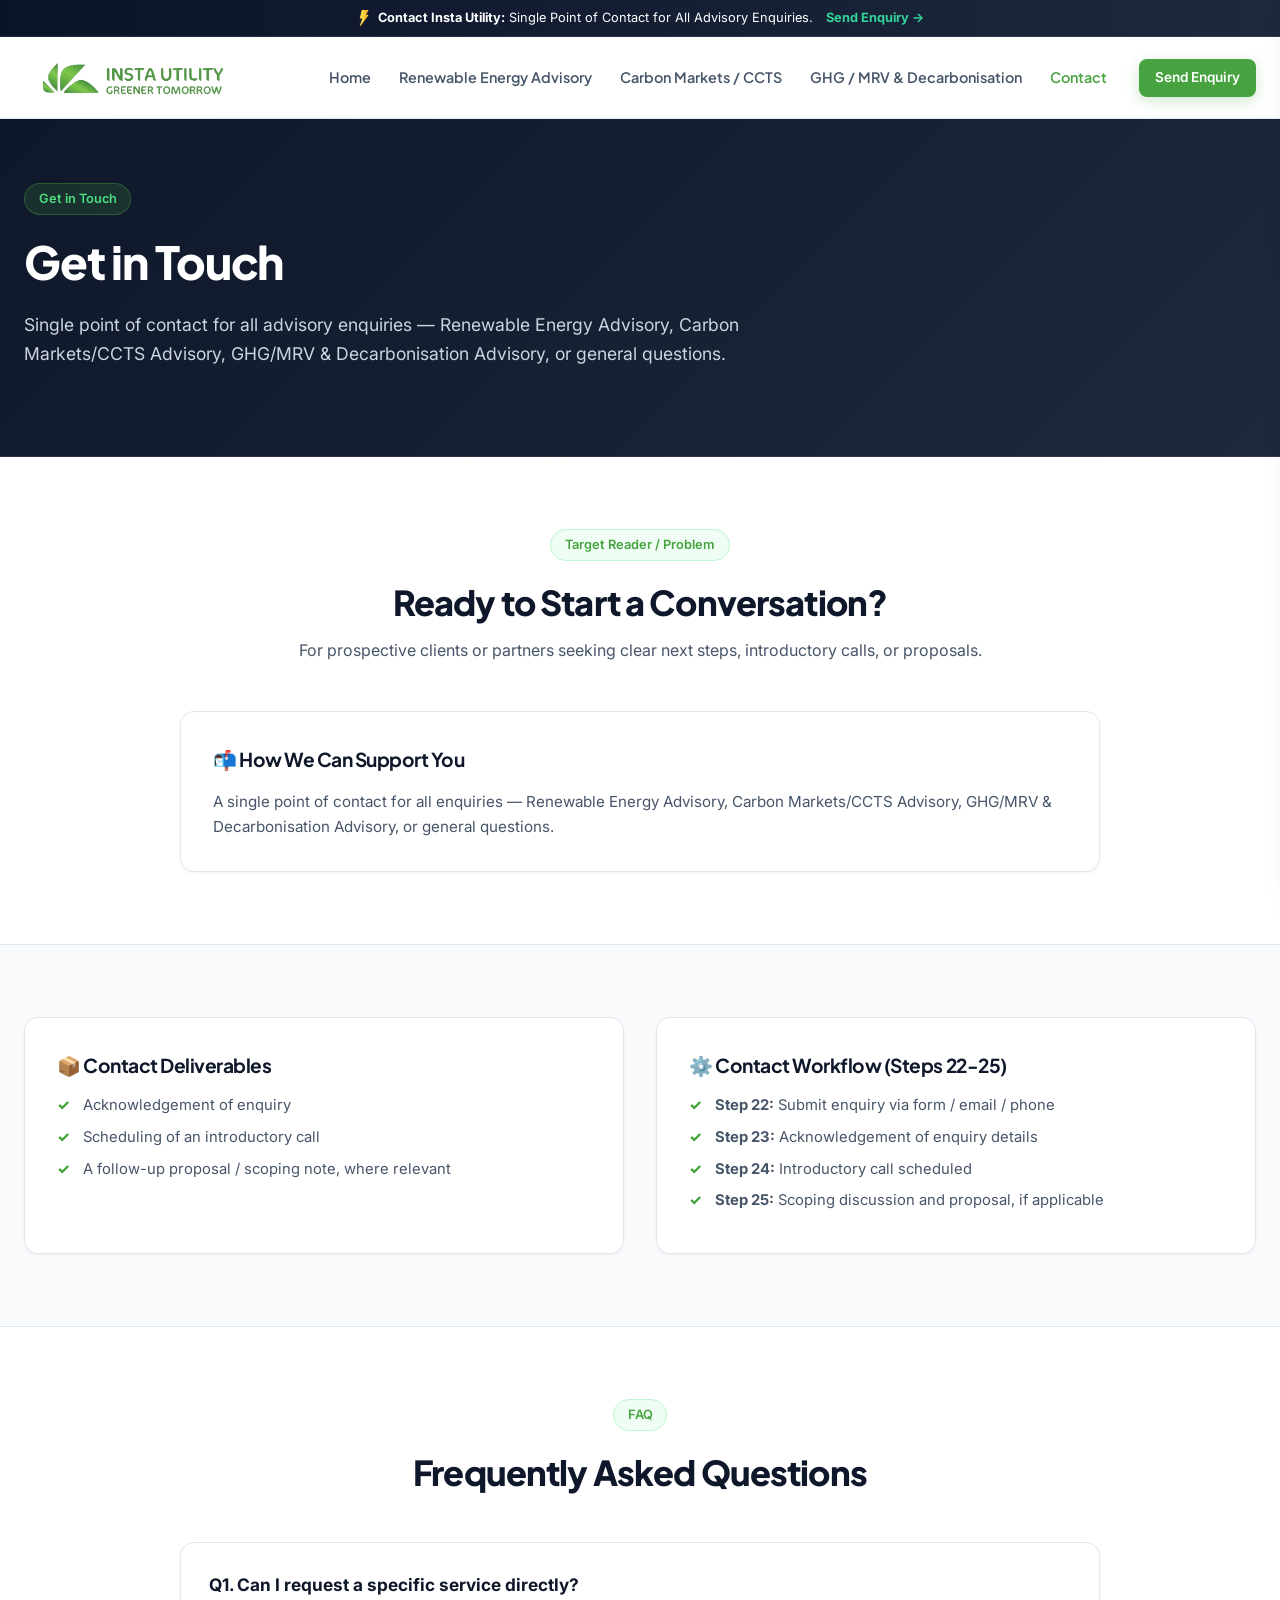
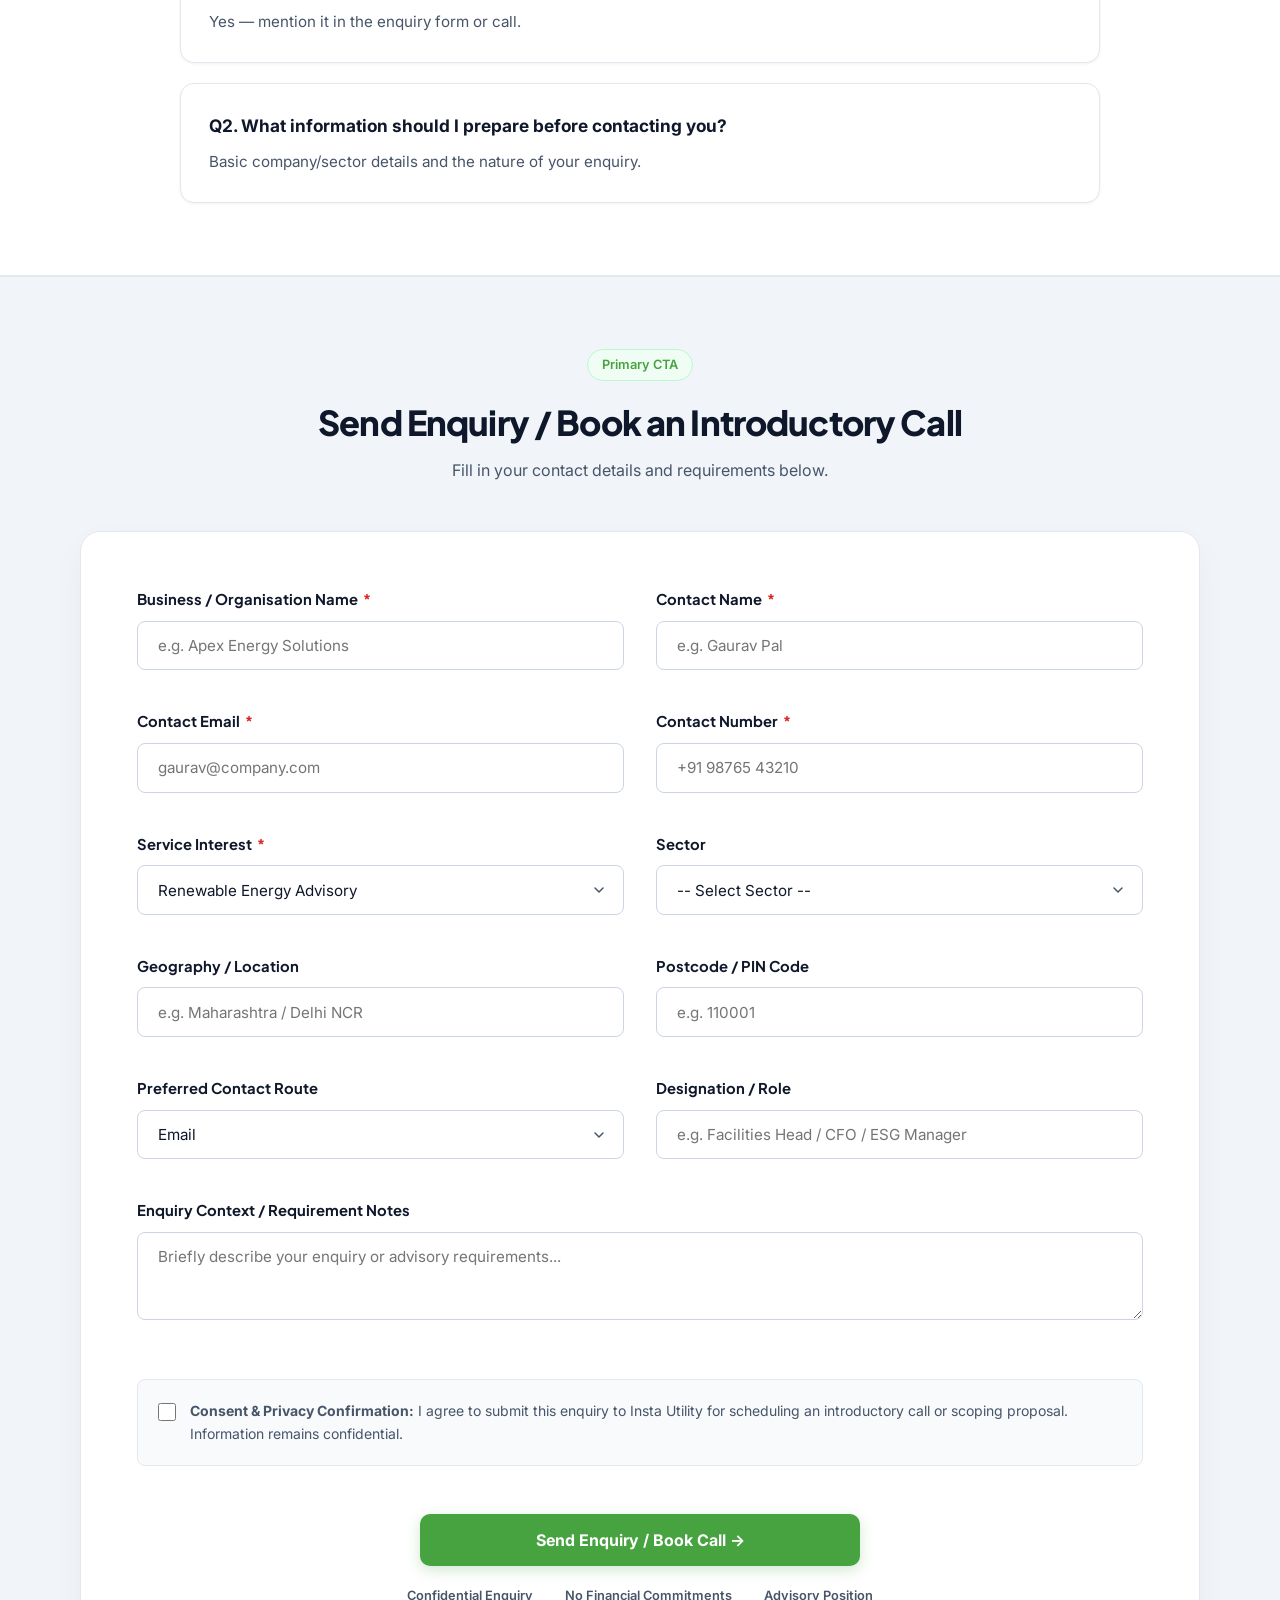
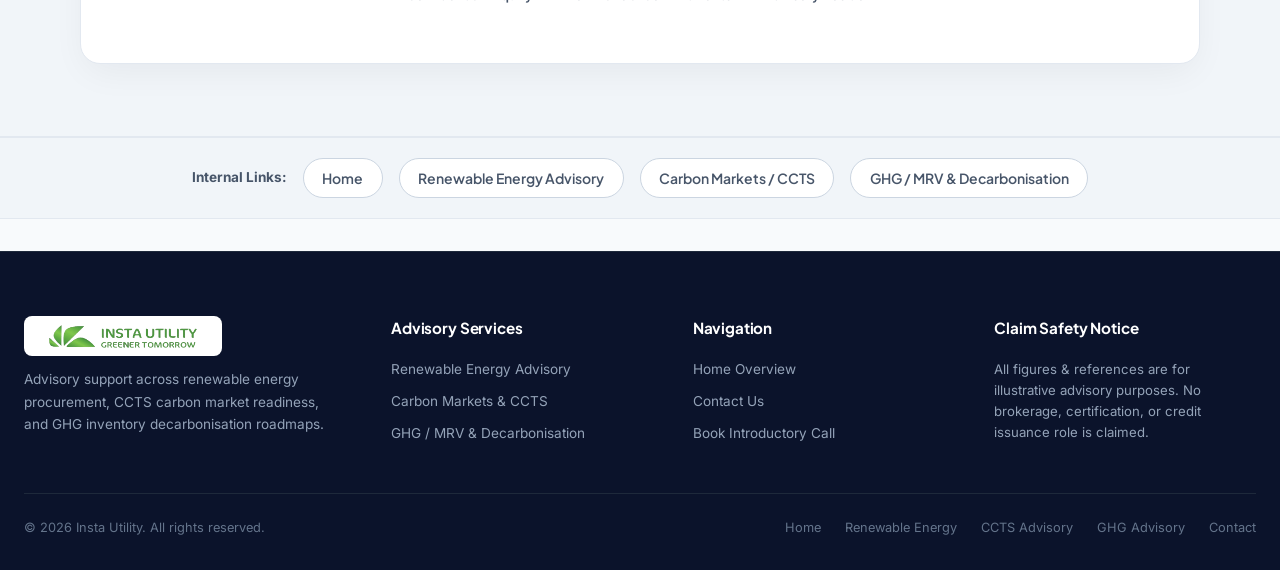
<file: contact.html>
<!DOCTYPE html>
<html lang="en">

<head>
  <!-- Google Tag Manager -->
  <script>(function (w, d, s, l, i) {
      w[l] = w[l] || []; w[l].push({
        'gtm.start':
          new Date().getTime(), event: 'gtm.js'
      }); var f = d.getElementsByTagName(s)[0],
        j = d.createElement(s), dl = l != 'dataLayer' ? '&l=' + l : ''; j.async = true; j.src =
          'https://www.googletagmanager.com/gtm.js?id=' + i + dl; f.parentNode.insertBefore(j, f);
    })(window, document, 'script', 'dataLayer', 'GTM-W5MGDDCR');</script>
  <!-- End Google Tag Manager -->

  <!-- Google Tag (gtag.js) - GA4 Staging Direct DebugView Emitter (G-CX448B8NZM) -->
  <script async id="ga4-gtag-loader" src="https://www.googletagmanager.com/gtag/js?id=G-CX448B8NZM"></script>
  <script>
    window.dataLayer = window.dataLayer || [];
    function gtag() { dataLayer.push(arguments); }
    window.gtag = gtag;
    gtag('js', new Date());
    gtag('config', 'G-CX448B8NZM', { 'debug_mode': true });
  </script>

  <meta charset="UTF-8">
  <meta name="viewport" content="width=device-width, initial-scale=1.0">
  <meta name="robots" content="noindex, nofollow">
  <meta name="description"
    content="Contact Insta Utility about renewable energy, CCTS or GHG/MRV advisory. Submit an enquiry.">
  <title>Get in Touch | Contact Us — Insta Utility</title>

  <!-- Canonical Link -->
  <link rel="canonical" href="https://www.instautility.com/contact.html">

  <!-- Open Graph & Social Meta Tags -->
  <meta property="og:type" content="website">
  <meta property="og:title" content="Get in Touch | Contact Us — Insta Utility">
  <meta property="og:description"
    content="Single point of contact for all advisory enquiries — Renewable Energy Advisory, Carbon Markets/CCTS Advisory, GHG/MRV & Decarbonisation Advisory.">
  <meta property="og:url" content="https://www.instautility.com/contact.html">
  <meta property="og:site_name" content="Insta Utility">
  <meta property="og:image" content="https://www.instautility.com/assets/insta-utility-logo.png">

  <!-- Favicon -->
  <link rel="icon" type="image/png" sizes="32x32" href="assets/favicon.png">
  <link rel="icon" type="image/png" sizes="16x16" href="assets/favicon.png">
  <link rel="apple-touch-icon" href="assets/favicon.png">

  <!-- Google Fonts: Plus Jakarta Sans & Inter -->
  <link rel="preconnect" href="https://fonts.googleapis.com">
  <link rel="preconnect" href="https://fonts.gstatic.com" crossorigin>
  <link
    href="https://fonts.googleapis.com/css2?family=Inter:wght@400;500;600;700&family=Plus+Jakarta+Sans:wght@500;600;700;800&display=swap"
    rel="stylesheet">

  <link rel="stylesheet" href="styles.css">

  <!-- JSON-LD ContactPage Schema -->
  <script type="application/ld+json">
  {
    "@context": "https://schema.org",
    "@type": "ContactPage",
    "name": "Contact Insta Utility",
    "url": "https://www.instautility.com/contact.html",
    "logo": "https://www.instautility.com/assets/insta-utility-logo.png",
    "description": "Contact Insta Utility for Renewable Energy, CCTS, and GHG Decarbonisation advisory enquiries."
  }
  </script>
</head>


<body>
  <!-- Google Tag Manager (noscript) -->
  <noscript><iframe src="https://www.googletagmanager.com/ns.html?id=GTM-W5MGDDCR" height="0" width="0"
      style="display:none;visibility:hidden"></iframe></noscript>
  <!-- End Google Tag Manager (noscript) -->

  <!-- TOP ANNOUNCEMENT BAR -->
  <div class="top-announcement-bar">
    <div class="container announcement-content">
      <span><img src="assets/lighting.png" alt="⚡" class="announcement-icon-img" width="16" height="16"><strong>Contact Insta Utility:</strong>
        Single Point of Contact for All Advisory Enquiries.</span>
      <a href="#intake-form" class="announcement-link">Send Enquiry &rarr;</a>
    </div>
  </div>

  <!-- HEADER NAVIGATION -->
  <header>
    <div class="container header-content">
      <a href="index.html" class="brand-logo">
        <img src="assets/insta-utility-logo.png" alt="Insta Utility - Greener Tomorrow" class="header-logo-img" width="217" height="44">
      </a>
      <button class="mobile-menu-toggle" id="mobileMenuBtn" aria-label="Open Mobile Menu" onclick="openMobileDrawer()">
        <span class="hamburger-bar"></span>
        <span class="hamburger-bar"></span>
        <span class="hamburger-bar"></span>
      </button>
      <div class="header-nav-container" id="headerNavContainer">
        <nav class="header-nav-links">
          <a href="index.html" class="nav-link">Home</a>
          <a href="renewable-energy-advisory.html" class="nav-link">Renewable Energy Advisory</a>
          <a href="carbon-markets-ccts.html" class="nav-link">Carbon Markets / CCTS</a>
          <a href="ghg-mrv-decarbonisation.html" class="nav-link">GHG / MRV &amp; Decarbonisation</a>
          <a href="contact.html" class="nav-link active">Contact</a>
        </nav>
        <div class="header-actions">
          <a href="#intake-form" class="btn btn-emerald btn-sm header-btn">Send Enquiry</a>
        </div>
      </div>
    </div>
  </header>

  <!-- OFF-CANVAS MOBILE NAVIGATION DRAWER -->
  <div class="mobile-drawer-overlay" id="mobileDrawerOverlay" onclick="closeMobileDrawer()"></div>
  <div class="mobile-drawer-panel" id="mobileDrawerPanel">
    <div class="mobile-drawer-header">
      <a href="index.html" class="brand-logo" onclick="closeMobileDrawer()">
        <img src="assets/insta-utility-logo.png" alt="Insta Utility Logo" class="header-logo-img" width="217" height="44">
      </a>
      <button class="mobile-drawer-close" aria-label="Close Menu" onclick="closeMobileDrawer()">✕</button>
    </div>
    <div class="mobile-drawer-body">
      <nav class="mobile-drawer-nav">
        <a href="index.html" class="mobile-nav-link" onclick="closeMobileDrawer()">Home Overview</a>
        <a href="renewable-energy-advisory.html" class="mobile-nav-link" onclick="closeMobileDrawer()">Renewable Energy
          Advisory &rarr;</a>
        <a href="carbon-markets-ccts.html" class="mobile-nav-link" onclick="closeMobileDrawer()">Carbon Markets / CCTS
          &rarr;</a>
        <a href="ghg-mrv-decarbonisation.html" class="mobile-nav-link" onclick="closeMobileDrawer()">GHG / MRV &amp;
          Decarbonisation &rarr;</a>
        <a href="contact.html" class="mobile-nav-link active" onclick="closeMobileDrawer()">Contact &rarr;</a>
      </nav>
      <div class="mobile-drawer-cta">
        <a href="#intake-form" class="btn btn-emerald" style="width:100%; text-align:center;"
          onclick="closeMobileDrawer()">Send Enquiry &rarr;</a>
      </div>
      <div class="mobile-drawer-footer">
        <p style="font-size:0.775rem; color:var(--text-muted);">Insta Utility — Contact Us</p>
      </div>
    </div>
  </div>

  <!-- HERO SECTION -->
  <section class="launch-hero">
    <div class="container">
      <div class="pill-badge">
        <span>Get in Touch</span>
      </div>
      <h1>Get in Touch</h1>
      <p class="hero-lead">
        Single point of contact for all advisory enquiries — Renewable Energy Advisory, Carbon Markets/CCTS Advisory,
        GHG/MRV &amp; Decarbonisation Advisory, or general questions.
      </p>
    </div>
  </section>

  <!-- TARGET READER / PROBLEM -->
  <section style="background:var(--bg-surface); border-bottom:1px solid var(--border-subtle);">
    <div class="container">
      <div class="section-header">
        <span class="pill-badge">Target Reader / Problem</span>
        <h2 class="section-title">Ready to Start a Conversation?</h2>
        <p class="section-subtitle">For prospective clients or partners seeking clear next steps, introductory calls, or
          proposals.</p>
      </div>

      <div class="info-card" style="max-width:920px; margin:0 auto;">
        <h3>📬 How We Can Support You</h3>
        <p>
          A single point of contact for all enquiries — Renewable Energy Advisory, Carbon Markets/CCTS Advisory, GHG/MRV
          &amp; Decarbonisation Advisory, or general questions.
        </p>
      </div>
    </div>
  </section>

  <!-- PROCESS & DELIVERABLES -->
  <section>
    <div class="container">
      <div class="info-grid-2">
        <div class="info-card">
          <h3>📦 Contact Deliverables</h3>
          <ul>
            <li>Acknowledgement of enquiry</li>
            <li>Scheduling of an introductory call</li>
            <li>A follow-up proposal / scoping note, where relevant</li>
          </ul>
        </div>

        <div class="info-card">
          <h3>⚙️ Contact Workflow (Steps 22-25)</h3>
          <ul>
            <li><strong>Step 22:</strong> Submit enquiry via form / email / phone</li>
            <li><strong>Step 23:</strong> Acknowledgement of enquiry details</li>
            <li><strong>Step 24:</strong> Introductory call scheduled</li>
            <li><strong>Step 25:</strong> Scoping discussion and proposal, if applicable</li>
          </ul>
        </div>
      </div>
    </div>
  </section>


  <!-- FREQUENTLY ASKED QUESTIONS -->
  <section
    style="background:var(--bg-surface); border-top:1px solid var(--border-subtle); border-bottom:1px solid var(--border-subtle);">
    <div class="container">
      <div class="section-header">
        <span class="pill-badge">FAQ</span>
        <h2 class="section-title">Frequently Asked Questions</h2>
      </div>

      <div class="faq-list">
        <div class="faq-item">
          <div class="faq-question">Q1. Can I request a specific service directly?</div>
          <div class="faq-answer">Yes — mention it in the enquiry form or call.</div>
        </div>

        <div class="faq-item">
          <div class="faq-question">Q2. What information should I prepare before contacting you?</div>
          <div class="faq-answer">Basic company/sector details and the nature of your enquiry.</div>
        </div>
      </div>
    </div>
  </section>

  <!-- INTAKE FORM SECTION -->
  <section class="form-section" id="intake-form">
    <div class="container">
      <div class="section-header">
        <span class="pill-badge">Primary CTA</span>
        <h2 class="section-title">Send Enquiry / Book an Introductory Call</h2>
        <p class="section-subtitle">Fill in your contact details and requirements below.</p>
      </div>

      <div class="form-card-container">
        <form id="diagnosticForm" onsubmit="handleFormSubmit(event)">
          <div class="form-grid">

            <!-- Field 1: Business Name -->
            <div class="form-group">
              <div class="label-wrapper">
                <label class="form-label" for="account_name">
                  <span>Business / Organisation Name</span> <span class="req">*</span>
                </label>
              </div>
              <input type="text" id="account_name" class="form-control" placeholder="e.g. Apex Energy Solutions"
                required>
            </div>

            <!-- Field 2: Contact Name -->
            <div class="form-group">
              <div class="label-wrapper">
                <label class="form-label" for="contact_name">
                  <span>Contact Name</span> <span class="req">*</span>
                </label>
              </div>
              <input type="text" id="contact_name" class="form-control" placeholder="e.g. Gaurav Pal" required>
            </div>

            <!-- Field 3: Contact Email -->
            <div class="form-group">
              <div class="label-wrapper">
                <label class="form-label" for="contact_email">
                  <span>Contact Email</span> <span class="req">*</span>
                </label>
              </div>
              <input type="email" id="contact_email" class="form-control" placeholder="gaurav@company.com" required>
            </div>

            <!-- Field 4: Contact Number -->
            <div class="form-group">
              <div class="label-wrapper">
                <label class="form-label" for="contact_phone">
                  <span>Contact Number</span> <span class="req">*</span>
                </label>
              </div>
              <input type="tel" id="contact_phone" class="form-control" placeholder="+91 98765 43210" required>
            </div>

            <!-- Field 5: Service Interest -->
            <div class="form-group">
              <div class="label-wrapper">
                <label class="form-label" for="service_interest">
                  <span>Service Interest</span> <span class="req">*</span>
                </label>
              </div>
              <select id="service_interest" class="form-control" required>
                <option value="Renewable Energy Advisory">Renewable Energy Advisory</option>
                <option value="Carbon Markets / CCTS">Carbon Markets / CCTS</option>
                <option value="GHG / MRV & Decarbonisation">GHG / MRV &amp; Decarbonisation</option>
              </select>
            </div>

            <!-- Field 6: Sector -->
            <div class="form-group">
              <div class="label-wrapper">
                <label class="form-label" for="sector_type">
                  <span>Sector</span>
                </label>
              </div>
              <select id="sector_type" class="form-control">
                <option value="">-- Select Sector --</option>
                <option value="Commercial">Commercial</option>
                <option value="Industrial">Industrial</option>
                <option value="Public Sector">Public Sector</option>
                <option value="Education">Education</option>
                <option value="Healthcare">Healthcare</option>
                <option value="Hospitality">Hospitality</option>
                <option value="Retail">Retail</option>
                <option value="Manufacturing">Manufacturing</option>
                <option value="Property / Real Estate">Property / Real Estate</option>
                <option value="Other">Other</option>
              </select>
            </div>

            <!-- Field 7: Geography -->
            <div class="form-group">
              <div class="label-wrapper">
                <label class="form-label" for="state_location">
                  <span>Geography / Location</span>
                </label>
              </div>
              <input type="text" id="state_location" class="form-control" placeholder="e.g. Maharashtra / Delhi NCR">
            </div>

            <!-- Field 8: Postcode -->
            <div class="form-group">
              <div class="label-wrapper">
                <label class="form-label" for="postcode">
                  <span>Postcode / PIN Code</span>
                </label>
              </div>
              <input type="text" id="postcode" class="form-control" placeholder="e.g. 110001">
            </div>

            <!-- Field 9: Preferred Contact Route -->
            <div class="form-group">
              <div class="label-wrapper">
                <label class="form-label" for="preferred_contact_route">
                  <span>Preferred Contact Route</span>
                </label>
              </div>
              <select id="preferred_contact_route" class="form-control">
                <option value="Email">Email</option>
                <option value="Phone">Phone</option>
              </select>
            </div>

            <!-- Field 10: Designation / Role -->
            <div class="form-group">
              <div class="label-wrapper">
                <label class="form-label" for="buyer_role">
                  <span>Designation / Role</span>
                </label>
              </div>
              <input type="text" id="buyer_role" class="form-control"
                placeholder="e.g. Facilities Head / CFO / ESG Manager">
            </div>

            <!-- Field 11: Enquiry Context -->
            <div class="form-group full-width">
              <div class="label-wrapper">
                <label class="form-label" for="enquiry_context">
                  <span>Enquiry Context / Requirement Notes</span>
                </label>
              </div>
              <textarea id="enquiry_context" class="form-control" rows="3"
                placeholder="Briefly describe your enquiry or advisory requirements..."></textarea>
            </div>

            <!-- Field 12: Privacy Consent -->
            <div class="form-group full-width">
              <div class="checkbox-group">
                <input type="checkbox" id="privacy_consent" required>
                <label for="privacy_consent">
                  <strong>Consent &amp; Privacy Confirmation:</strong> I agree to submit this enquiry to Insta Utility
                  for scheduling an introductory call or scoping proposal. Information remains confidential.
                </label>
              </div>
            </div>

          </div>

          <div class="form-submit-container">
            <button type="submit" class="btn btn-emerald btn-lg-submit">
              <span>Send Enquiry / Book Call &rarr;</span>
            </button>
            <div class="micro-trust-row">
              <div class="micro-trust-item"><span>Confidential Enquiry</span></div>
              <div class="micro-trust-item"><span>No Financial Commitments</span></div>
              <div class="micro-trust-item"><span>Advisory Position</span></div>
            </div>
          </div>
        </form>

        <div class="diagnostic-result-container" id="submissionResult">
          <div class="diag-header">
            <div class="diag-title-area">
              <h3><img src="assets/success.png" alt="✓" width="28" height="28" style="width:28px; height:28px;"> Enquiry Submitted Successfully</h3>
              <p>Your message has been received. Ref: <span id="generatedRef">IU-2026-0925-0000</span></p>
            </div>
          </div>
          <div id="crmOutcomeBanner"></div>
        </div>
      </div>
    </div>
  </section>

  <!-- INTERNAL LINKS BAR -->
  <div class="cross-nav-pills">
    <div class="container cross-nav-container">
      <span style="font-size:0.85rem; font-weight:700; color:var(--text-muted);">Internal Links:</span>
      <a href="index.html" class="nav-pill-item">Home</a>
      <a href="renewable-energy-advisory.html" class="nav-pill-item">Renewable Energy Advisory</a>
      <a href="carbon-markets-ccts.html" class="nav-pill-item">Carbon Markets / CCTS</a>
      <a href="ghg-mrv-decarbonisation.html" class="nav-pill-item">GHG / MRV &amp; Decarbonisation</a>
    </div>
  </div>

  <!-- FOOTER -->
  <footer>
    <div class="container">
      <div class="footer-grid">
        <div class="footer-col brand-col">
          <a href="index.html" class="brand-logo">
            <img src="assets/insta-utility-logo.png" alt="Insta Utility Logo" class="footer-logo-img" width="198" height="40">
          </a>
          <p class="footer-bio">
            Advisory support across renewable energy procurement, CCTS carbon market readiness, and GHG
            inventory decarbonisation roadmaps.
          </p>
        </div>

        <div class="footer-col">
          <div class="footer-heading">Advisory Services</div>
          <ul class="footer-links">
            <li><a href="renewable-energy-advisory.html">Renewable Energy Advisory</a></li>
            <li><a href="carbon-markets-ccts.html">Carbon Markets &amp; CCTS</a></li>
            <li><a href="ghg-mrv-decarbonisation.html">GHG / MRV &amp; Decarbonisation</a></li>
          </ul>
        </div>

        <div class="footer-col">
          <div class="footer-heading">Navigation</div>
          <ul class="footer-links">
            <li><a href="index.html">Home Overview</a></li>
            <li><a href="contact.html">Contact Us</a></li>
            <li><a href="#intake-form">Book Introductory Call</a></li>
          </ul>
        </div>

        <div class="footer-col">
          <div class="footer-heading">Claim Safety Notice</div>
          <p class="footer-cta-desc">
            All figures &amp; references are for illustrative advisory purposes. No brokerage, certification, or credit
            issuance role is claimed.
          </p>
        </div>
      </div>

      <div class="footer-bottom">
        <div class="footer-copy">&copy; 2026 Insta Utility. All rights reserved.</div>
        <div class="footer-bottom-links">
          <a href="index.html">Home</a>
          <a href="renewable-energy-advisory.html">Renewable Energy</a>
          <a href="carbon-markets-ccts.html">CCTS Advisory</a>
          <a href="ghg-mrv-decarbonisation.html">GHG Advisory</a>
          <a href="contact.html">Contact</a>
        </div>
      </div>
    </div>
  </footer>

  <script src="app.js"></script>
</body>

</html>
</file>
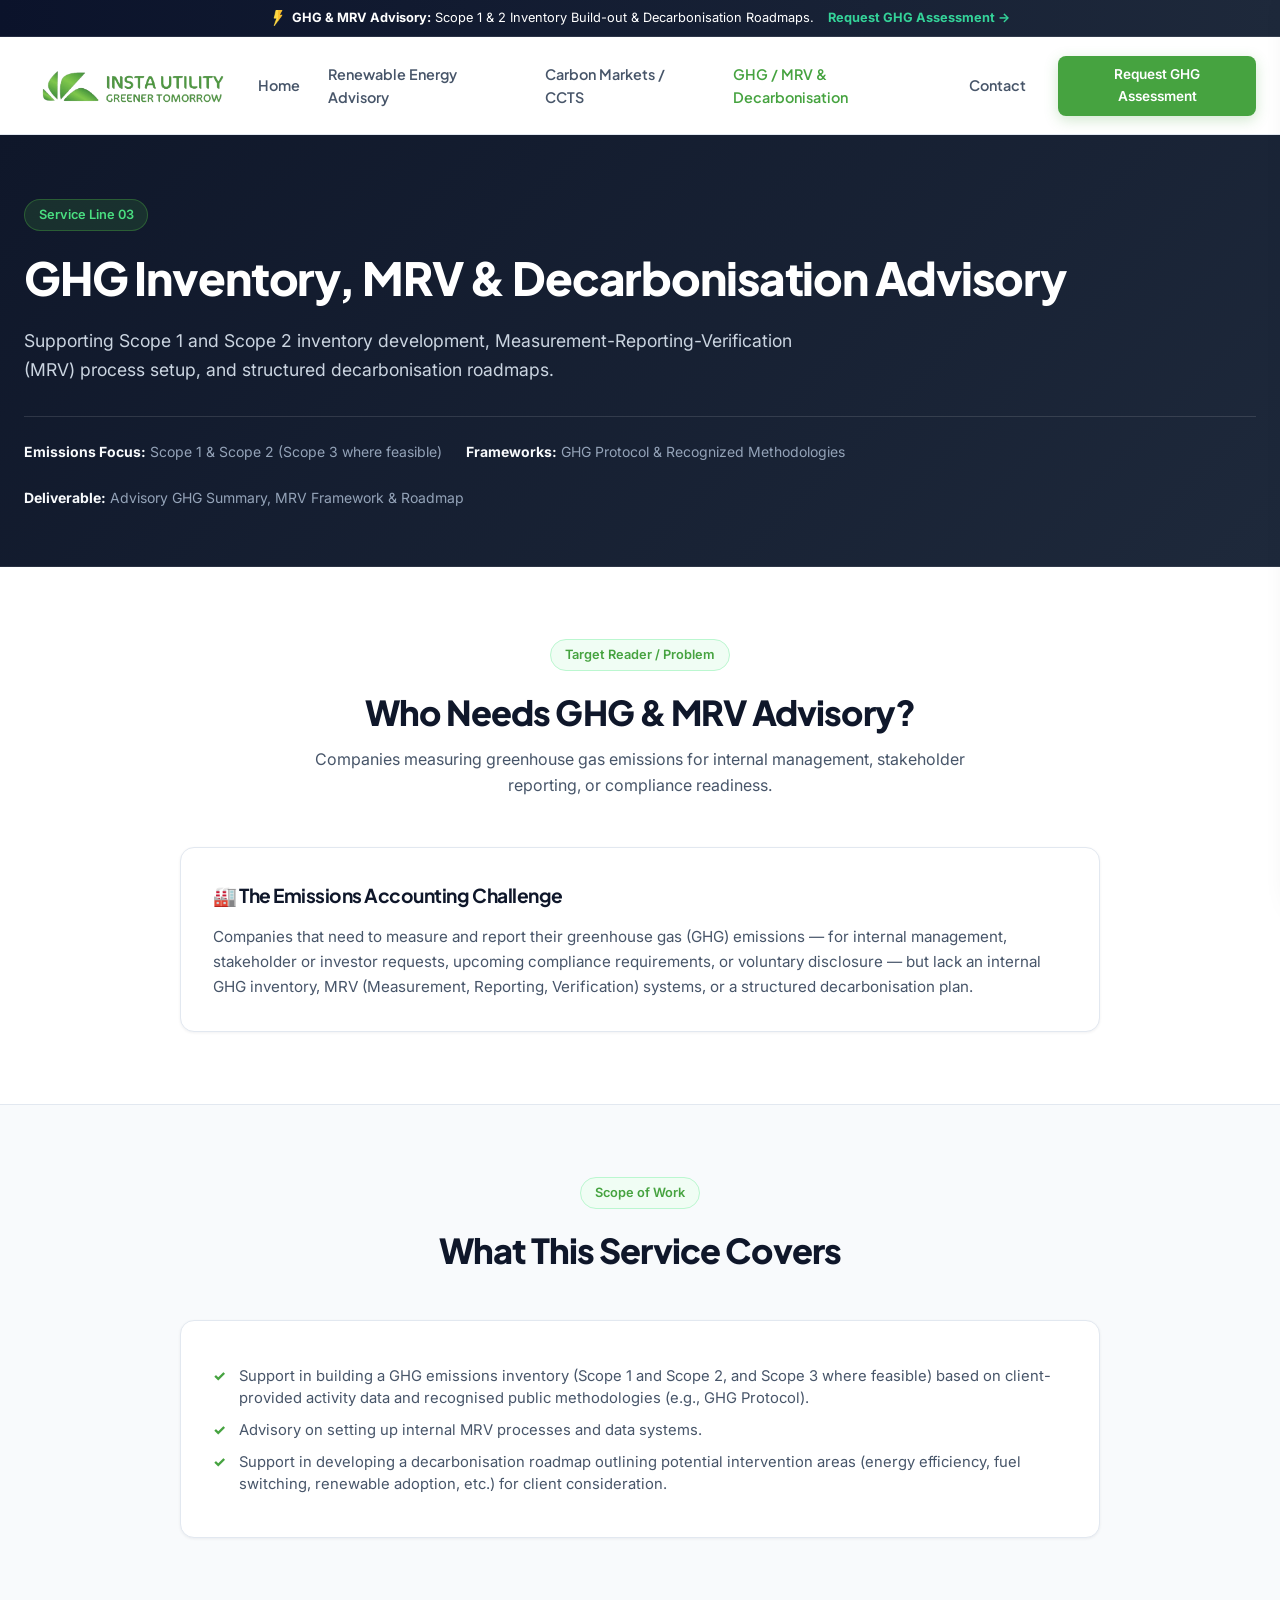
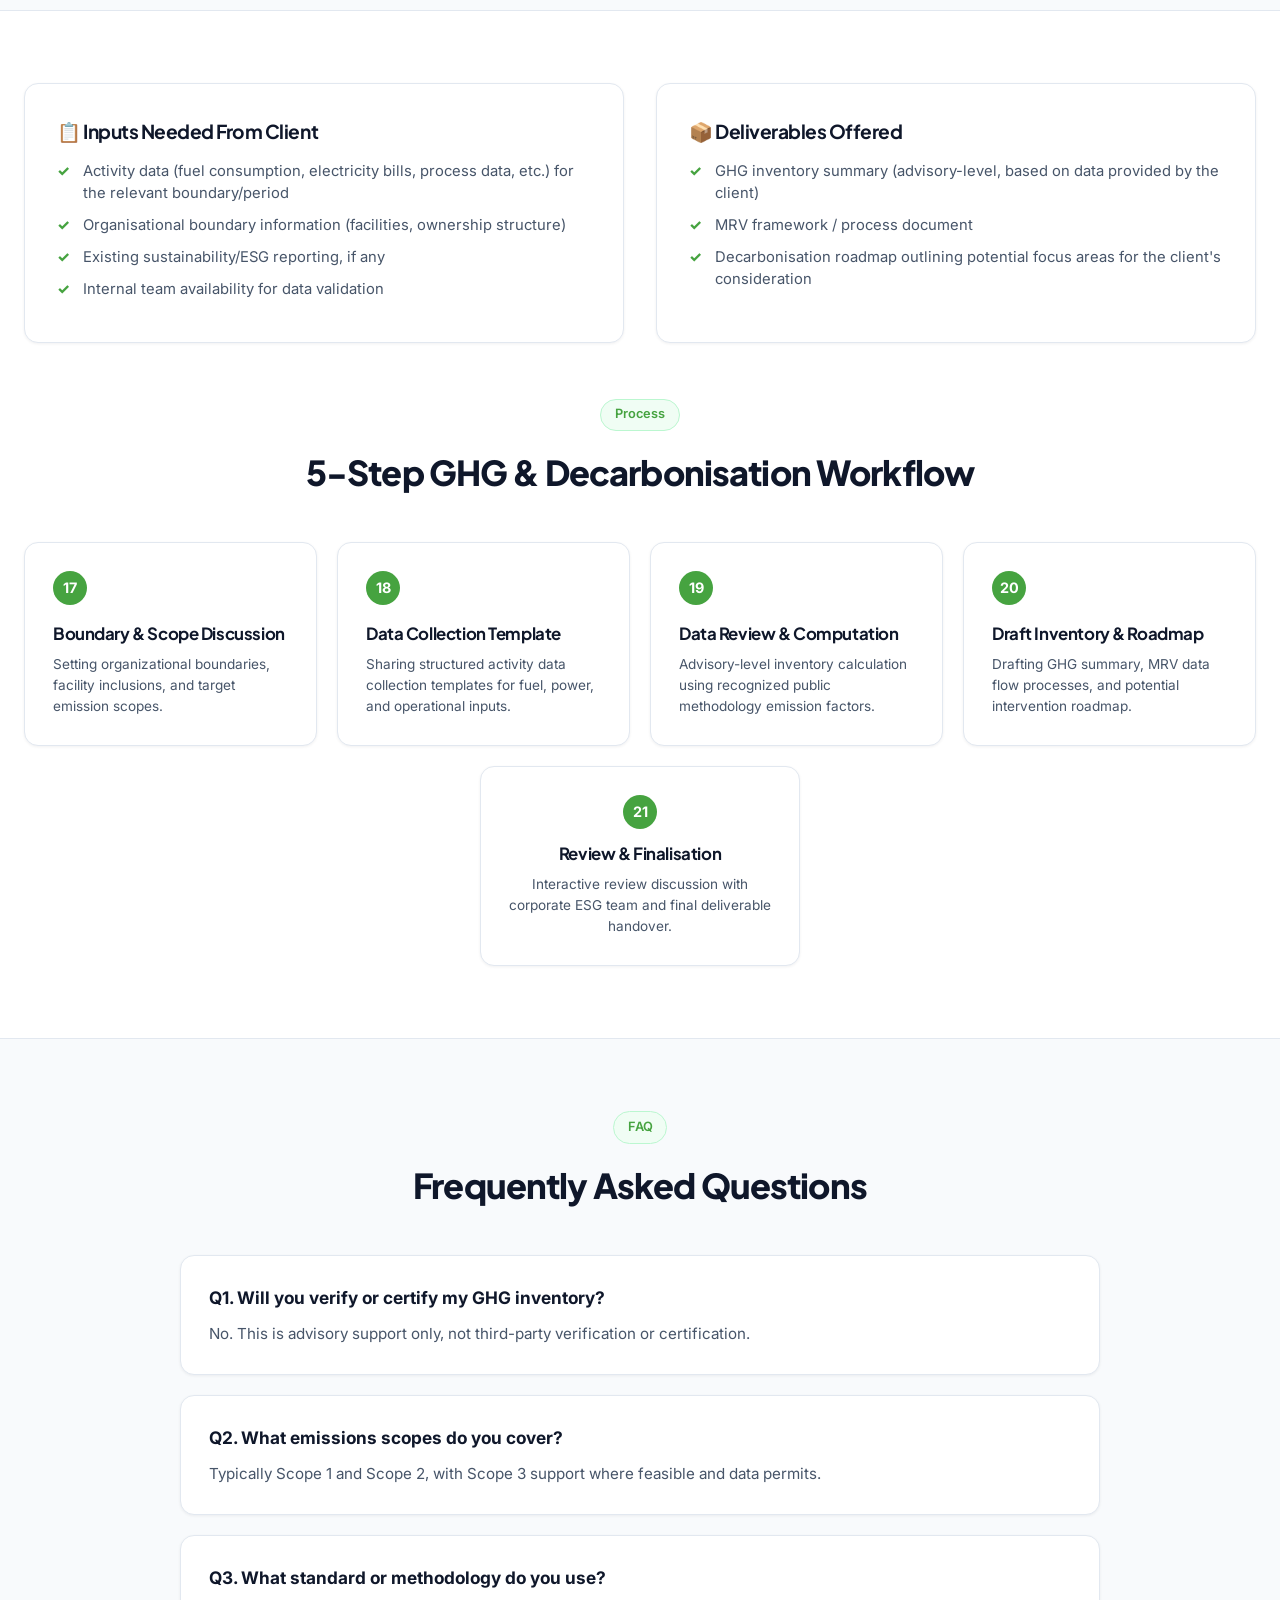
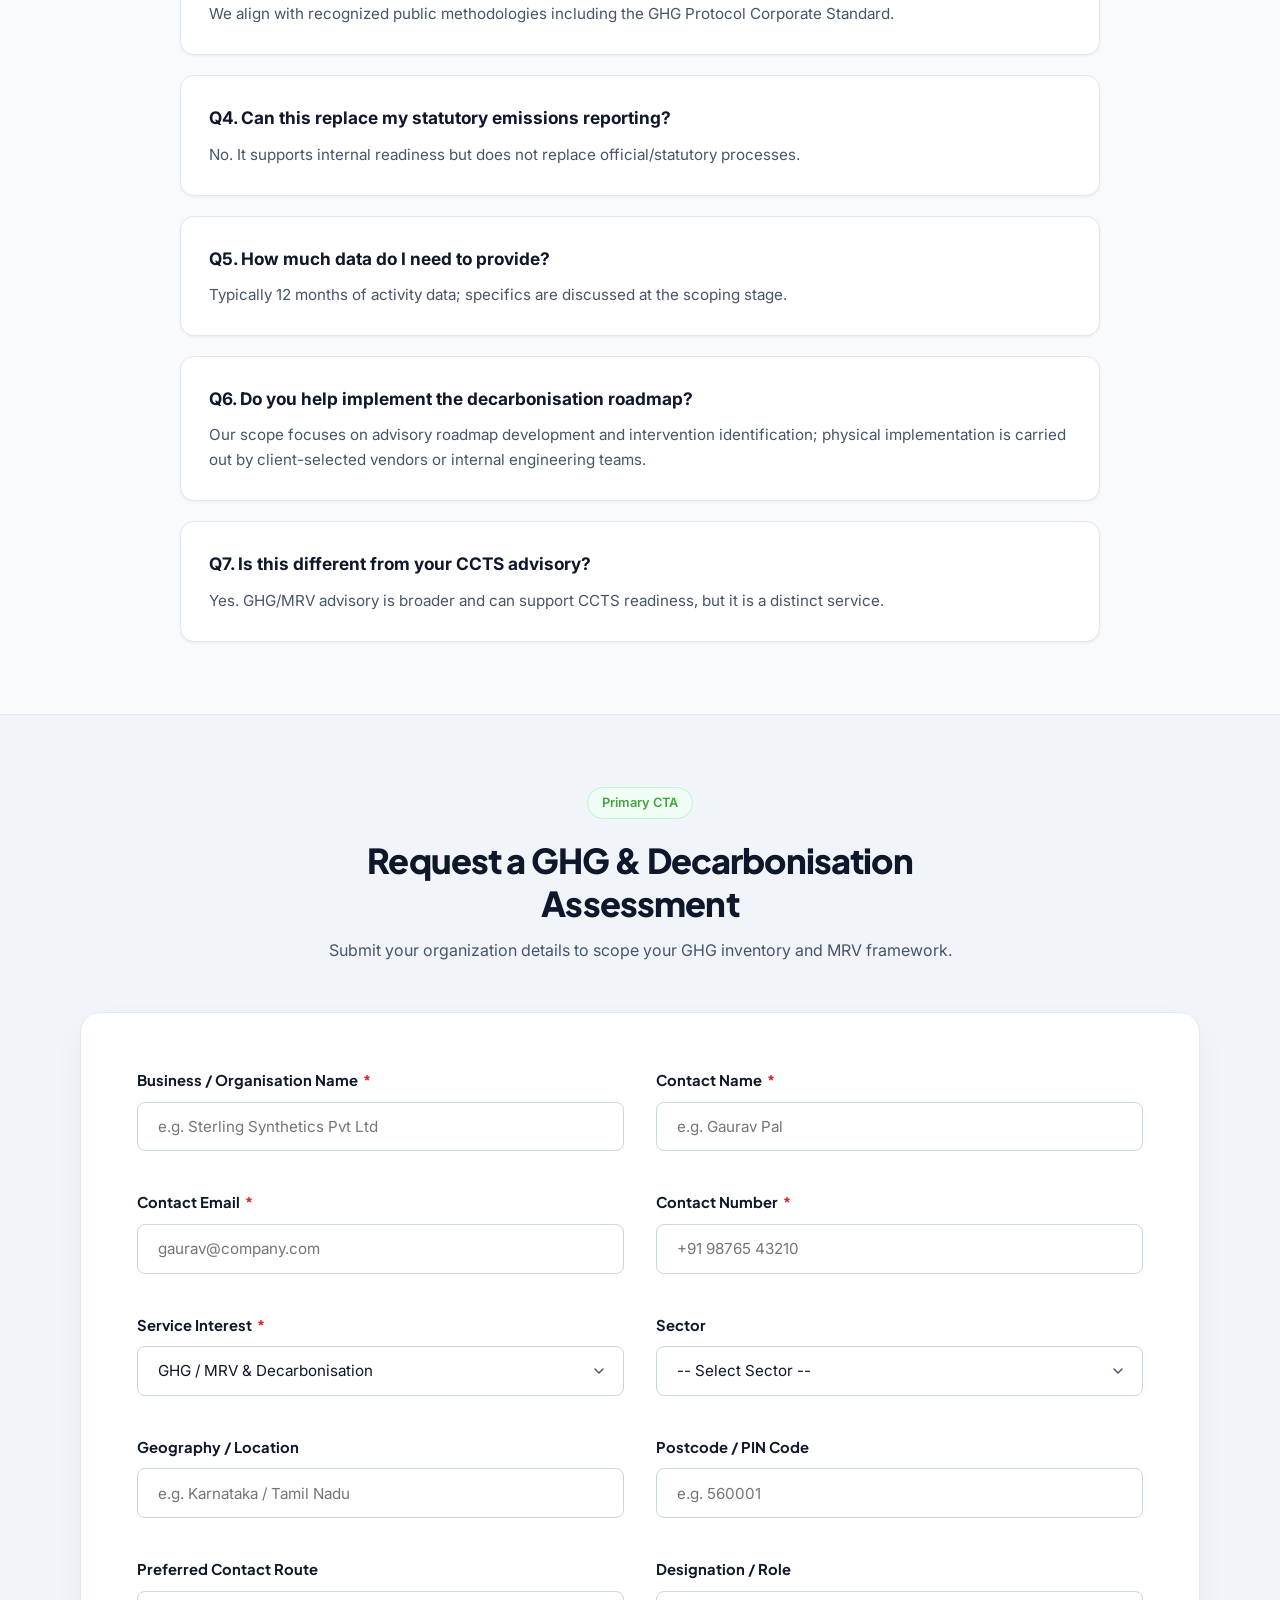
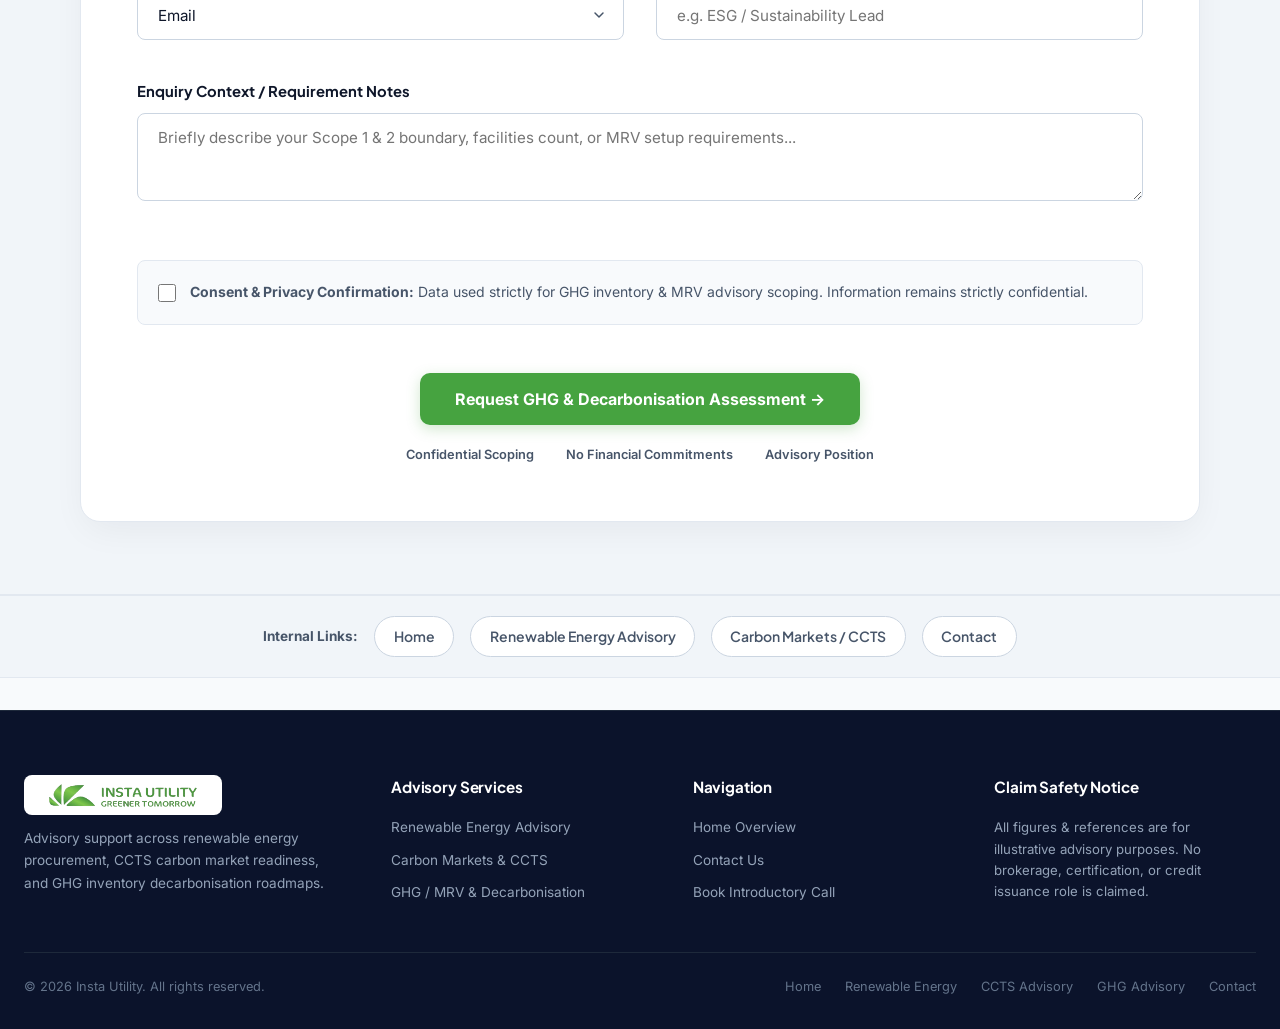
<file: ghg-mrv-decarbonisation.html>
<!DOCTYPE html>
<html lang="en">

<head>
  <!-- Google Tag Manager -->
  <script>(function (w, d, s, l, i) {
      w[l] = w[l] || []; w[l].push({
        'gtm.start':
          new Date().getTime(), event: 'gtm.js'
      }); var f = d.getElementsByTagName(s)[0],
        j = d.createElement(s), dl = l != 'dataLayer' ? '&l=' + l : ''; j.async = true; j.src =
          'https://www.googletagmanager.com/gtm.js?id=' + i + dl; f.parentNode.insertBefore(j, f);
    })(window, document, 'script', 'dataLayer', 'GTM-W5MGDDCR');</script>
  <!-- End Google Tag Manager -->

  <!-- Google Tag (gtag.js) - GA4 Staging Direct DebugView Emitter (G-CX448B8NZM) -->
  <script async id="ga4-gtag-loader" src="https://www.googletagmanager.com/gtag/js?id=G-CX448B8NZM"></script>
  <script>
    window.dataLayer = window.dataLayer || [];
    function gtag() { dataLayer.push(arguments); }
    window.gtag = gtag;
    gtag('js', new Date());
    gtag('config', 'G-CX448B8NZM', { 'debug_mode': true });
  </script>

  <meta charset="UTF-8">
  <meta name="viewport" content="width=device-width, initial-scale=1.0">
  <meta name="robots" content="noindex, nofollow">
  <meta name="description" content="Support for corporate GHG accounting, MRV processes and decarbonisation roadmaps in India.">
  <title>GHG Inventory, MRV &amp; Decarbonisation Advisory | Insta Utility</title>

  <!-- Canonical Link -->
  <link rel="canonical" href="https://www.instautility.com/ghg-mrv-decarbonisation.html">

  <!-- Open Graph & Social Meta Tags -->
  <meta property="og:type" content="article">
  <meta property="og:title" content="GHG Inventory, MRV &amp; Decarbonisation Advisory | Insta Utility">
  <meta property="og:description" content="Supporting Scope 1 and Scope 2 inventory development, MRV process setup, and structured decarbonisation roadmaps.">
  <meta property="og:url" content="https://www.instautility.com/ghg-mrv-decarbonisation.html">
  <meta property="og:site_name" content="Insta Utility">
  <meta property="og:image" content="https://www.instautility.com/assets/insta-utility-logo.png">

  <!-- Favicon -->
  <link rel="icon" type="image/png" sizes="32x32" href="assets/favicon.png">
  <link rel="icon" type="image/png" sizes="16x16" href="assets/favicon.png">
  <link rel="apple-touch-icon" href="assets/favicon.png">

  <!-- Google Fonts: Plus Jakarta Sans & Inter -->
  <link rel="preconnect" href="https://fonts.googleapis.com">
  <link rel="preconnect" href="https://fonts.gstatic.com" crossorigin>
  <link
    href="https://fonts.googleapis.com/css2?family=Inter:wght@400;500;600;700&family=Plus+Jakarta+Sans:wght@500;600;700;800&display=swap"
    rel="stylesheet">

  <link rel="stylesheet" href="styles.css">

  <!-- JSON-LD Service Schema -->
  <script type="application/ld+json">
  {
    "@context": "https://schema.org",
    "@type": "Service",
    "name": "GHG Inventory, MRV & Decarbonisation Advisory",
    "url": "https://www.instautility.com/ghg-mrv-decarbonisation.html",
    "provider": {
      "@type": "Organization",
      "name": "Insta Utility",
      "url": "https://www.instautility.com/",
      "logo": "https://www.instautility.com/assets/insta-utility-logo.png"
    },
    "serviceType": "Emissions Accounting & Decarbonisation Advisory",
    "description": "Scope 1 and 2 GHG inventory development, MRV readiness, and decarbonisation roadmaps."
  }
  </script>
</head>


<body>
  <!-- Google Tag Manager (noscript) -->
  <noscript><iframe src="https://www.googletagmanager.com/ns.html?id=GTM-W5MGDDCR" height="0" width="0"
      style="display:none;visibility:hidden"></iframe></noscript>
  <!-- End Google Tag Manager (noscript) -->

  <!-- TOP ANNOUNCEMENT BAR -->
  <div class="top-announcement-bar">
    <div class="container announcement-content">
      <span><img src="assets/lighting.png" alt="⚡" class="announcement-icon-img" width="16" height="16"><strong>GHG &amp; MRV
          Advisory:</strong> Scope 1 &amp; 2 Inventory Build-out &amp; Decarbonisation Roadmaps.</span>
      <a href="#intake-form" class="announcement-link">Request GHG Assessment &rarr;</a>
    </div>
  </div>

  <!-- HEADER NAVIGATION -->
  <header>
    <div class="container header-content">
      <a href="index.html" class="brand-logo">
        <img src="assets/insta-utility-logo.png"
          alt="Insta Utility - Greener Tomorrow" class="header-logo-img" width="217" height="44">
      </a>
      <button class="mobile-menu-toggle" id="mobileMenuBtn" aria-label="Open Mobile Menu" onclick="openMobileDrawer()">
        <span class="hamburger-bar"></span>
        <span class="hamburger-bar"></span>
        <span class="hamburger-bar"></span>
      </button>
      <div class="header-nav-container" id="headerNavContainer">
        <nav class="header-nav-links">
          <a href="index.html" class="nav-link">Home</a>
          <a href="renewable-energy-advisory.html" class="nav-link">Renewable Energy Advisory</a>
          <a href="carbon-markets-ccts.html" class="nav-link">Carbon Markets / CCTS</a>
          <a href="ghg-mrv-decarbonisation.html" class="nav-link active">GHG / MRV &amp; Decarbonisation</a>
          <a href="contact.html" class="nav-link">Contact</a>
        </nav>
        <div class="header-actions">
          <a href="#intake-form" class="btn btn-emerald btn-sm header-btn">Request GHG Assessment</a>
        </div>
      </div>
    </div>
  </header>

  <!-- OFF-CANVAS MOBILE NAVIGATION DRAWER -->
  <div class="mobile-drawer-overlay" id="mobileDrawerOverlay" onclick="closeMobileDrawer()"></div>
  <div class="mobile-drawer-panel" id="mobileDrawerPanel">
    <div class="mobile-drawer-header">
      <a href="index.html" class="brand-logo" onclick="closeMobileDrawer()">
        <img src="assets/insta-utility-logo.png" alt="Insta Utility Logo"
          class="header-logo-img" width="217" height="44">
      </a>
      <button class="mobile-drawer-close" aria-label="Close Menu" onclick="closeMobileDrawer()">✕</button>
    </div>
    <div class="mobile-drawer-body">
      <nav class="mobile-drawer-nav">
        <a href="index.html" class="mobile-nav-link" onclick="closeMobileDrawer()">Home Overview</a>
        <a href="renewable-energy-advisory.html" class="mobile-nav-link" onclick="closeMobileDrawer()">Renewable Energy
          Advisory &rarr;</a>
        <a href="carbon-markets-ccts.html" class="mobile-nav-link" onclick="closeMobileDrawer()">Carbon Markets / CCTS
          &rarr;</a>
        <a href="ghg-mrv-decarbonisation.html" class="mobile-nav-link active" onclick="closeMobileDrawer()">GHG / MRV
          &amp; Decarbonisation &rarr;</a>
        <a href="contact.html" class="mobile-nav-link" onclick="closeMobileDrawer()">Contact &rarr;</a>
      </nav>
      <div class="mobile-drawer-cta">
        <a href="#intake-form" class="btn btn-emerald" style="width:100%; text-align:center;"
          onclick="closeMobileDrawer()">Request GHG Assessment &rarr;</a>
      </div>
      <div class="mobile-drawer-footer">
        <p style="font-size:0.775rem; color:var(--text-muted);">Insta Utility — GHG / MRV &amp; Decarbonisation</p>
      </div>
    </div>
  </div>

  <!-- HERO SECTION -->
  <section class="launch-hero">
    <div class="container">
      <div class="pill-badge">
        <span>Service Line 03</span>
      </div>
      <h1>GHG Inventory, MRV &amp; Decarbonisation Advisory</h1>
      <p class="hero-lead">
        Supporting Scope 1 and Scope 2 inventory development, Measurement-Reporting-Verification (MRV) process setup,
        and structured decarbonisation roadmaps.
      </p>

      <div class="launch-hero-meta">
        <div><strong>Emissions Focus:</strong> Scope 1 &amp; Scope 2 (Scope 3 where feasible)</div>
        <div><strong>Frameworks:</strong> GHG Protocol &amp; Recognized Methodologies</div>
        <div><strong>Deliverable:</strong> Advisory GHG Summary, MRV Framework &amp; Roadmap</div>
      </div>
    </div>
  </section>

  <!-- TARGET READER / PROBLEM -->
  <section style="background:var(--bg-surface); border-bottom:1px solid var(--border-subtle);">
    <div class="container">
      <div class="section-header">
        <span class="pill-badge">Target Reader / Problem</span>
        <h2 class="section-title">Who Needs GHG &amp; MRV Advisory?</h2>
        <p class="section-subtitle">Companies measuring greenhouse gas emissions for internal management, stakeholder
          reporting, or compliance readiness.</p>
      </div>

      <div class="info-card" style="max-width:920px; margin:0 auto;">
        <h3>🏭 The Emissions Accounting Challenge</h3>
        <p>
          Companies that need to measure and report their greenhouse gas (GHG) emissions — for internal management,
          stakeholder or investor requests, upcoming compliance requirements, or voluntary disclosure — but lack an
          internal GHG inventory, MRV (Measurement, Reporting, Verification) systems, or a structured decarbonisation
          plan.
        </p>
      </div>
    </div>
  </section>

  <!-- WHAT THIS SERVICE COVERS -->
  <section>
    <div class="container">
      <div class="section-header">
        <span class="pill-badge">Scope of Work</span>
        <h2 class="section-title">What This Service Covers</h2>
      </div>

      <div class="info-card" style="max-width:920px; margin:0 auto;">
        <ul>
          <li>Support in building a GHG emissions inventory (Scope 1 and Scope 2, and Scope 3 where feasible) based on
            client-provided activity data and recognised public methodologies (e.g., GHG Protocol).</li>
          <li>Advisory on setting up internal MRV processes and data systems.</li>
          <li>Support in developing a decarbonisation roadmap outlining potential intervention areas (energy efficiency,
            fuel switching, renewable adoption, etc.) for client consideration.</li>
        </ul>

      </div>
    </div>
  </section>

  <!-- INPUTS NEEDED & DELIVERABLES -->
  <section
    style="background:var(--bg-surface); border-top:1px solid var(--border-subtle); border-bottom:1px solid var(--border-subtle);">
    <div class="container">
      <div class="info-grid-2">
        <div class="info-card">
          <h3>📋 Inputs Needed From Client</h3>
          <ul>
            <li>Activity data (fuel consumption, electricity bills, process data, etc.) for the relevant boundary/period
            </li>
            <li>Organisational boundary information (facilities, ownership structure)</li>
            <li>Existing sustainability/ESG reporting, if any</li>
            <li>Internal team availability for data validation</li>
          </ul>
        </div>

        <div class="info-card">
          <h3>📦 Deliverables Offered</h3>
          <ul>
            <li>GHG inventory summary (advisory-level, based on data provided by the client)</li>
            <li>MRV framework / process document</li>
            <li>Decarbonisation roadmap outlining potential focus areas for the client's consideration</li>
          </ul>
        </div>
      </div>

      <!-- PROCESS (STEPS 17 TO 21) -->
      <div style="margin-top:3.5rem;">
        <div class="section-header">
          <span class="pill-badge">Process</span>
          <h2 class="section-title">5-Step GHG &amp; Decarbonisation Workflow</h2>
        </div>

        <div class="steps-grid">
          <div class="step-box">
            <div class="step-num">17</div>
            <h4>Boundary &amp; Scope Discussion</h4>
            <p>Setting organizational boundaries, facility inclusions, and target emission scopes.</p>
          </div>

          <div class="step-box">
            <div class="step-num">18</div>
            <h4>Data Collection Template</h4>
            <p>Sharing structured activity data collection templates for fuel, power, and operational inputs.</p>
          </div>

          <div class="step-box">
            <div class="step-num">19</div>
            <h4>Data Review &amp; Computation</h4>
            <p>Advisory-level inventory calculation using recognized public methodology emission factors.</p>
          </div>

          <div class="step-box">
            <div class="step-num">20</div>
            <h4>Draft Inventory &amp; Roadmap</h4>
            <p>Drafting GHG summary, MRV data flow processes, and potential intervention roadmap.</p>
          </div>
        </div>

        <div style="max-width:320px; margin:1.25rem auto 0 auto;">
          <div class="step-box" style="text-align:center;">
            <div class="step-num" style="margin:0 auto 0.75rem auto;">21</div>
            <h4>Review &amp; Finalisation</h4>
            <p>Interactive review discussion with corporate ESG team and final deliverable handover.</p>
          </div>
        </div>
      </div>
    </div>
  </section>


  <!-- FREQUENTLY ASKED QUESTIONS -->
  <section>
    <div class="container">
      <div class="section-header">
        <span class="pill-badge">FAQ</span>
        <h2 class="section-title">Frequently Asked Questions</h2>
      </div>

      <div class="faq-list">
        <div class="faq-item">
          <div class="faq-question">Q1. Will you verify or certify my GHG inventory?</div>
          <div class="faq-answer">No. This is advisory support only, not third-party verification or certification.
          </div>
        </div>

        <div class="faq-item">
          <div class="faq-question">Q2. What emissions scopes do you cover?</div>
          <div class="faq-answer">Typically Scope 1 and Scope 2, with Scope 3 support where feasible and data permits.
          </div>
        </div>

        <div class="faq-item">
          <div class="faq-question">Q3. What standard or methodology do you use?</div>
          <div class="faq-answer">We align with recognized public methodologies including the GHG Protocol Corporate Standard.</div>
        </div>

        <div class="faq-item">
          <div class="faq-question">Q4. Can this replace my statutory emissions reporting?</div>
          <div class="faq-answer">No. It supports internal readiness but does not replace official/statutory processes.
          </div>
        </div>

        <div class="faq-item">
          <div class="faq-question">Q5. How much data do I need to provide?</div>
          <div class="faq-answer">Typically 12 months of activity data; specifics are discussed at the scoping stage.
          </div>
        </div>

        <div class="faq-item">
          <div class="faq-question">Q6. Do you help implement the decarbonisation roadmap?</div>
          <div class="faq-answer">Our scope focuses on advisory roadmap development and intervention identification; physical implementation is carried out by client-selected vendors or internal engineering teams.</div>
        </div>

        <div class="faq-item">
          <div class="faq-question">Q7. Is this different from your CCTS advisory?</div>
          <div class="faq-answer">Yes. GHG/MRV advisory is broader and can support CCTS readiness, but it is a distinct
            service.</div>
        </div>
      </div>
    </div>
  </section>

  <!-- INTAKE FORM SECTION -->
  <section class="form-section" id="intake-form">
    <div class="container">
      <div class="section-header">
        <span class="pill-badge">Primary CTA</span>
        <h2 class="section-title">Request a GHG &amp; Decarbonisation Assessment</h2>
        <p class="section-subtitle">Submit your organization details to scope your GHG inventory and MRV framework.</p>
      </div>

      <div class="form-card-container">
        <form id="diagnosticForm" onsubmit="handleFormSubmit(event)">
          <div class="form-grid">

            <!-- Field 1: Business Name -->
            <div class="form-group">
              <div class="label-wrapper">
                <label class="form-label" for="account_name">
                  <span>Business / Organisation Name</span> <span class="req">*</span>
                </label>
              </div>
              <input type="text" id="account_name" class="form-control" placeholder="e.g. Sterling Synthetics Pvt Ltd"
                required>
            </div>

            <!-- Field 2: Contact Name -->
            <div class="form-group">
              <div class="label-wrapper">
                <label class="form-label" for="contact_name">
                  <span>Contact Name</span> <span class="req">*</span>
                </label>
              </div>
              <input type="text" id="contact_name" class="form-control" placeholder="e.g. Gaurav Pal" required>
            </div>

            <!-- Field 3: Contact Email -->
            <div class="form-group">
              <div class="label-wrapper">
                <label class="form-label" for="contact_email">
                  <span>Contact Email</span> <span class="req">*</span>
                </label>
              </div>
              <input type="email" id="contact_email" class="form-control" placeholder="gaurav@company.com" required>
            </div>

            <!-- Field 4: Contact Number -->
            <div class="form-group">
              <div class="label-wrapper">
                <label class="form-label" for="contact_phone">
                  <span>Contact Number</span> <span class="req">*</span>
                </label>
              </div>
              <input type="tel" id="contact_phone" class="form-control" placeholder="+91 98765 43210" required>
            </div>

            <!-- Field 5: Service Interest -->
            <div class="form-group">
              <div class="label-wrapper">
                <label class="form-label" for="service_interest">
                  <span>Service Interest</span> <span class="req">*</span>
                </label>
              </div>
              <select id="service_interest" class="form-control" required>
                <option value="Renewable Energy Advisory">Renewable Energy Advisory</option>
                <option value="Carbon Markets / CCTS">Carbon Markets / CCTS</option>
                <option value="GHG / MRV & Decarbonisation" selected>GHG / MRV &amp; Decarbonisation</option>
              </select>
            </div>

            <!-- Field 6: Sector -->
            <div class="form-group">
              <div class="label-wrapper">
                <label class="form-label" for="sector_type">
                  <span>Sector</span>
                </label>
              </div>
              <select id="sector_type" class="form-control">
                <option value="">-- Select Sector --</option>
                <option value="Commercial">Commercial</option>
                <option value="Industrial">Industrial</option>
                <option value="Public Sector">Public Sector</option>
                <option value="Education">Education</option>
                <option value="Healthcare">Healthcare</option>
                <option value="Hospitality">Hospitality</option>
                <option value="Retail">Retail</option>
                <option value="Manufacturing">Manufacturing</option>
                <option value="Property / Real Estate">Property / Real Estate</option>
                <option value="Other">Other</option>
              </select>
            </div>

            <!-- Field 7: Geography -->
            <div class="form-group">
              <div class="label-wrapper">
                <label class="form-label" for="state_location">
                  <span>Geography / Location</span>
                </label>
              </div>
              <input type="text" id="state_location" class="form-control" placeholder="e.g. Karnataka / Tamil Nadu">
            </div>

            <!-- Field 8: Postcode -->
            <div class="form-group">
              <div class="label-wrapper">
                <label class="form-label" for="postcode">
                  <span>Postcode / PIN Code</span>
                </label>
              </div>
              <input type="text" id="postcode" class="form-control" placeholder="e.g. 560001">
            </div>

            <!-- Field 9: Preferred Contact Route -->
            <div class="form-group">
              <div class="label-wrapper">
                <label class="form-label" for="preferred_contact_route">
                  <span>Preferred Contact Route</span>
                </label>
              </div>
              <select id="preferred_contact_route" class="form-control">
                <option value="Email">Email</option>
                <option value="Phone">Phone</option>
              </select>
            </div>

            <!-- Field 10: Designation / Role -->
            <div class="form-group">
              <div class="label-wrapper">
                <label class="form-label" for="buyer_role">
                  <span>Designation / Role</span>
                </label>
              </div>
              <input type="text" id="buyer_role" class="form-control" placeholder="e.g. ESG / Sustainability Lead">
            </div>

            <!-- Field 11: Enquiry Context -->
            <div class="form-group full-width">
              <div class="label-wrapper">
                <label class="form-label" for="enquiry_context">
                  <span>Enquiry Context / Requirement Notes</span>
                </label>
              </div>
              <textarea id="enquiry_context" class="form-control" rows="3"
                placeholder="Briefly describe your Scope 1 & 2 boundary, facilities count, or MRV setup requirements..."></textarea>
            </div>

            <!-- Field 12: Privacy Consent -->
            <div class="form-group full-width">
              <div class="checkbox-group">
                <input type="checkbox" id="privacy_consent" required>
                <label for="privacy_consent">
                  <strong>Consent &amp; Privacy Confirmation:</strong> Data used strictly for GHG inventory &amp; MRV
                  advisory scoping. Information remains strictly confidential.
                </label>
              </div>
            </div>

          </div>

          <div class="form-submit-container">
            <button type="submit" class="btn btn-emerald btn-lg-submit">
              <span>Request GHG &amp; Decarbonisation Assessment &rarr;</span>
            </button>
            <div class="micro-trust-row">
              <div class="micro-trust-item"><span>Confidential Scoping</span></div>
              <div class="micro-trust-item"><span>No Financial Commitments</span></div>
              <div class="micro-trust-item"><span>Advisory Position</span></div>
            </div>
          </div>
        </form>

        <div class="diagnostic-result-container" id="submissionResult">
          <div class="diag-header">
            <div class="diag-title-area">
              <h3><img src="assets/success.png" alt="✓" width="28" height="28" style="width:28px; height:28px;"> GHG Assessment Request Received</h3>
              <p>Your request has been logged. Ref: <span id="generatedRef">IU-2026-0925-0000</span></p>
            </div>
          </div>
          <div id="crmOutcomeBanner"></div>
        </div>
      </div>
    </div>
  </section>

  <!-- INTERNAL LINKS BAR -->
  <div class="cross-nav-pills">
    <div class="container cross-nav-container">
      <span style="font-size:0.85rem; font-weight:700; color:var(--text-muted);">Internal Links:</span>
      <a href="index.html" class="nav-pill-item">Home</a>
      <a href="renewable-energy-advisory.html" class="nav-pill-item">Renewable Energy Advisory</a>
      <a href="carbon-markets-ccts.html" class="nav-pill-item">Carbon Markets / CCTS</a>
      <a href="contact.html" class="nav-pill-item">Contact</a>
    </div>
  </div>

  <!-- FOOTER -->
  <footer>
    <div class="container">
      <div class="footer-grid">
        <div class="footer-col brand-col">
          <a href="index.html" class="brand-logo">
            <img src="assets/insta-utility-logo.png" alt="Insta Utility Logo"
              class="footer-logo-img" width="198" height="40">
          </a>
          <p class="footer-bio">
            Advisory support across renewable energy procurement, CCTS carbon market readiness, and GHG
            inventory decarbonisation roadmaps.
          </p>
        </div>

        <div class="footer-col">
          <div class="footer-heading">Advisory Services</div>
          <ul class="footer-links">
            <li><a href="renewable-energy-advisory.html">Renewable Energy Advisory</a></li>
            <li><a href="carbon-markets-ccts.html">Carbon Markets &amp; CCTS</a></li>
            <li><a href="ghg-mrv-decarbonisation.html">GHG / MRV &amp; Decarbonisation</a></li>
          </ul>
        </div>

        <div class="footer-col">
          <div class="footer-heading">Navigation</div>
          <ul class="footer-links">
            <li><a href="index.html">Home Overview</a></li>
            <li><a href="contact.html">Contact Us</a></li>
            <li><a href="#intake-form">Book Introductory Call</a></li>
          </ul>
        </div>

        <div class="footer-col">
          <div class="footer-heading">Claim Safety Notice</div>
          <p class="footer-cta-desc">
            All figures &amp; references are for illustrative advisory purposes. No brokerage, certification, or credit
            issuance role is claimed.
          </p>
        </div>
      </div>

      <div class="footer-bottom">
        <div class="footer-copy">&copy; 2026 Insta Utility. All rights reserved.</div>
        <div class="footer-bottom-links">
          <a href="index.html">Home</a>
          <a href="renewable-energy-advisory.html">Renewable Energy</a>
          <a href="carbon-markets-ccts.html">CCTS Advisory</a>
          <a href="ghg-mrv-decarbonisation.html">GHG Advisory</a>
          <a href="contact.html">Contact</a>
        </div>
      </div>
    </div>
  </footer>

  <script src="app.js"></script>
</body>

</html>
</file>
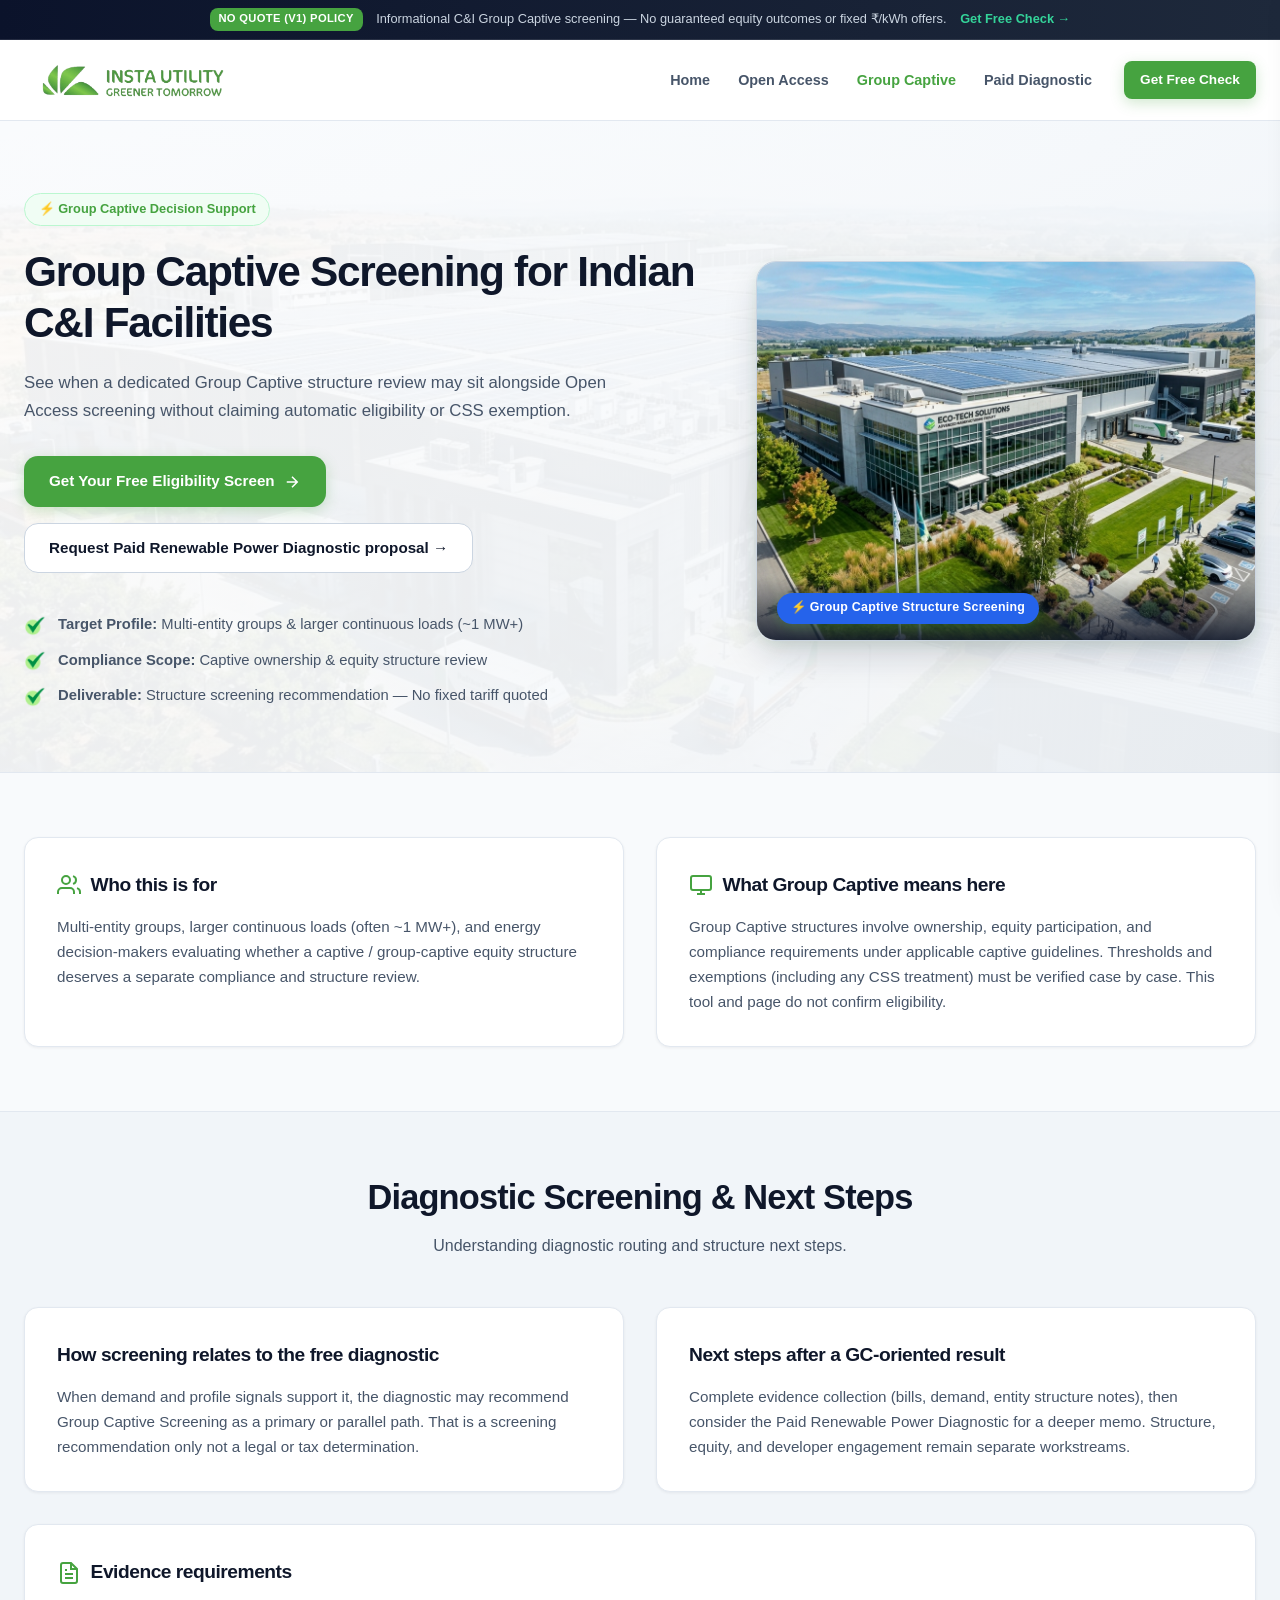
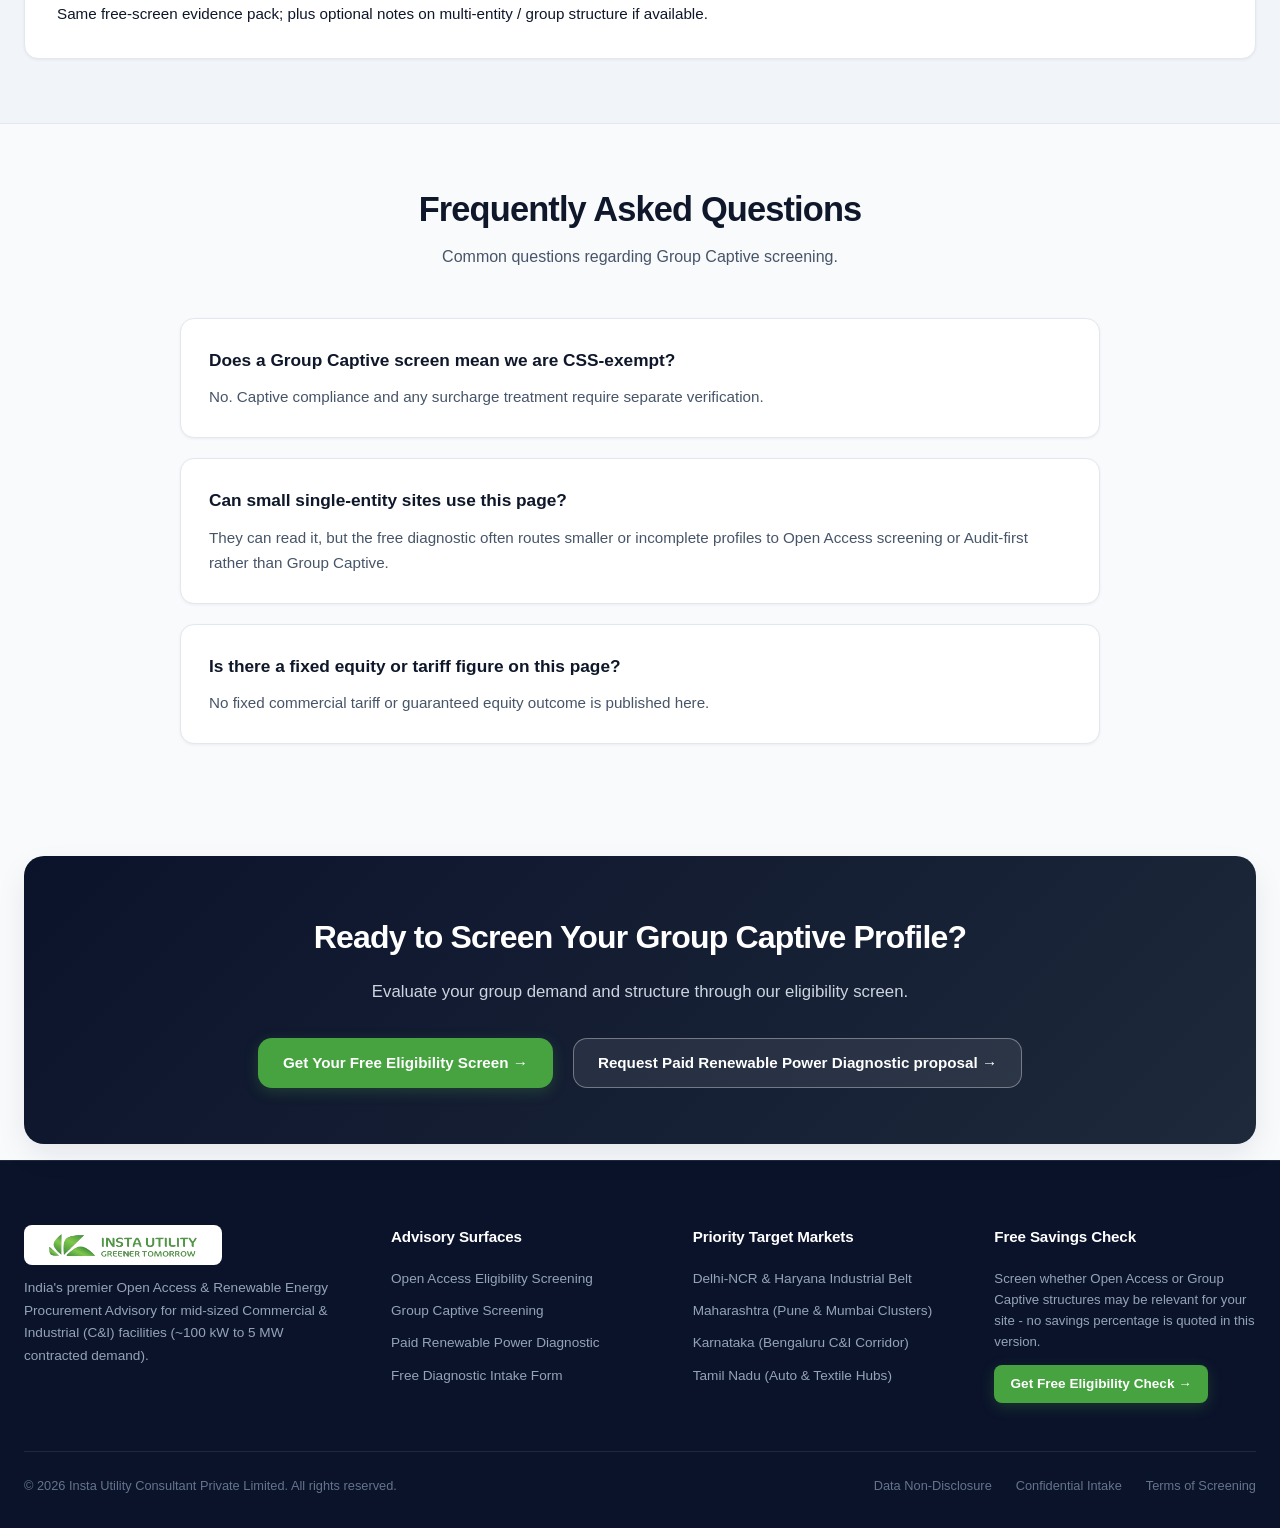
<file: group-captive-screening-for-ci.html>
<!DOCTYPE html>
<html lang="en">

<head>
  <!-- Google Tag Manager -->
  <script>(function (w, d, s, l, i) {
      w[l] = w[l] || []; w[l].push({
        'gtm.start':
          new Date().getTime(), event: 'gtm.js'
      }); var f = d.getElementsByTagName(s)[0],
        j = d.createElement(s), dl = l != 'dataLayer' ? '&l=' + l : ''; j.async = true; j.src =
          'https://www.googletagmanager.com/gtm.js?id=' + i + dl; f.parentNode.insertBefore(j, f);
    })(window, document, 'script', 'dataLayer', 'GTM-W5MGDDCR');</script>
  <!-- End Google Tag Manager -->

  <!-- Google Tag (gtag.js) - GA4 Staging Direct DebugView Emitter (G-CX448B8NZM) -->
  <script async src="https://www.googletagmanager.com/gtag/js?id=G-CX448B8NZM"></script>
  <script>
    window.dataLayer = window.dataLayer || [];
    function gtag(){dataLayer.push(arguments);}
    window.gtag = gtag;
    gtag('js', new Date());
    gtag('config', 'G-CX448B8NZM', { 'debug_mode': true });
  </script>
  <meta charset="UTF-8">
  <meta name="viewport" content="width=device-width, initial-scale=1.0">
  <meta name="robots" content="noindex, nofollow">
  <title>Group Captive Screening for Indian C&I | Insta Utility</title>
  <meta name="description"
    content="Screen whether a Group Captive structure review may be relevant for your C&I profile. Informational only eligibility not confirmed.">
  <link rel="icon" type="image/png" href="favicon.png">
  <link rel="stylesheet" href="styles.css">
</head>

<body class="launch-page-body">

  <!-- TOP ANNOUNCEMENT BAR -->
  <div class="top-announcement-bar">
    <div class="container announcement-content">
      <span class="announcement-badge">NO QUOTE (V1) POLICY</span>
      <span class="announcement-text">
        Informational C&I Group Captive screening — No guaranteed equity outcomes or fixed ₹/kWh offers.
      </span>
      <a href="index.html#intake-form" class="announcement-link">Get Free Check &rarr;</a>
    </div>
  </div>

  <!-- HEADER NAVIGATION -->
  <header>
    <div class="container header-content">
      <a href="index.html" class="brand-logo">
        <img src="assets/insta-utility-logo.png" alt="Insta Utility Logo"
          class="header-logo-img">
      </a>
      <button class="mobile-menu-toggle" id="mobileMenuBtn" aria-label="Open Mobile Menu" onclick="openMobileDrawer()">
        <span class="hamburger-bar"></span>
        <span class="hamburger-bar"></span>
        <span class="hamburger-bar"></span>
      </button>
      <div class="header-nav-container" id="headerNavContainer">
        <nav class="header-nav-links">
          <a href="index.html" class="nav-link">Home</a>
          <a href="open-access-eligibility-screening.html" class="nav-link">Open Access</a>
          <a href="group-captive-screening-for-ci.html" class="nav-link active">Group Captive</a>
          <a href="paid-renewable-power-diagnostic.html" class="nav-link">Paid Diagnostic</a>
        </nav>
        <div class="header-actions">
          <a href="index.html#intake-form" class="btn btn-emerald btn-sm header-btn">Get Free Check</a>
        </div>
      </div>
    </div>
  </header>

  <!-- OFF-CANVAS MOBILE NAVIGATION DRAWER -->
  <div class="mobile-drawer-overlay" id="mobileDrawerOverlay" onclick="closeMobileDrawer()"></div>
  <div class="mobile-drawer-panel" id="mobileDrawerPanel">
    <div class="mobile-drawer-header">
      <a href="index.html" class="brand-logo" onclick="closeMobileDrawer()">
        <img src="assets/insta-utility-logo.png" alt="Insta Utility Logo" class="header-logo-img">
      </a>
      <button class="mobile-drawer-close" aria-label="Close Menu" onclick="closeMobileDrawer()">✕</button>
    </div>
    <div class="mobile-drawer-body">
      <nav class="mobile-drawer-nav">
        <a href="index.html" class="mobile-nav-link" onclick="closeMobileDrawer()">Home Overview</a>
        <a href="open-access-eligibility-screening.html" class="mobile-nav-link" onclick="closeMobileDrawer()">Open Access Eligibility &rarr;</a>
        <a href="group-captive-screening-for-ci.html" class="mobile-nav-link active" onclick="closeMobileDrawer()">Group Captive Screening &rarr;</a>
        <a href="paid-renewable-power-diagnostic.html" class="mobile-nav-link" onclick="closeMobileDrawer()">Paid Diagnostic Memo &rarr;</a>
      </nav>
      <div class="mobile-drawer-cta">
        <a href="index.html#intake-form" class="btn btn-emerald" style="width:100%; text-align:center;" onclick="closeMobileDrawer()">Get Free Check &rarr;</a>
      </div>
      <div class="mobile-drawer-footer">
        <p style="font-size:0.775rem; color:var(--text-muted);">C&amp;I Renewable Power Procurement Advisory</p>
      </div>
    </div>
  </div>

  <!-- MAIN HERO SECTION -->
  <section class="hero">
    <div class="container hero-grid">
      <div class="hero-content">
        <div class="pill-badge">
          <span>⚡ Group Captive Decision Support</span>
        </div>

        <h1>Group Captive Screening for Indian C&amp;I Facilities</h1>

        <p class="hero-lead">
          See when a dedicated Group Captive structure review may sit alongside Open Access screening without claiming
          automatic eligibility or CSS exemption.
        </p>

        <div class="hero-cta-group">
          <a href="index.html#intake-form" class="btn btn-emerald">
            <span>Get Your Free Eligibility Screen</span>
            <svg width="18" height="18" viewBox="0 0 24 24" fill="none" stroke="currentColor" stroke-width="2">
              <path d="M5 12h14M12 5l7 7-7 7" />
            </svg>
          </a>
          <a href="paid-renewable-power-diagnostic.html" class="btn btn-outline">
            <span>Request Paid Renewable Power Diagnostic proposal &rarr;</span>
          </a>
        </div>

        <div class="hero-specs-list">
          <div class="spec-item">
            <img src="assets/check-mark.png" alt="✓" class="spec-icon-img">
            <span><strong>Target Profile:</strong> Multi-entity groups &amp; larger continuous loads (~1 MW+)</span>
          </div>
          <div class="spec-item">
            <img src="assets/check-mark.png" alt="✓" class="spec-icon-img">
            <span><strong>Compliance Scope:</strong> Captive ownership &amp; equity structure review</span>
          </div>
          <div class="spec-item">
            <img src="assets/check-mark.png" alt="✓" class="spec-icon-img">
            <span><strong>Deliverable:</strong> Structure screening recommendation — No fixed tariff quoted</span>
          </div>
        </div>
      </div>

      <!-- HERO FEATURE IMAGE CARD -->
      <div class="hero-image-box">
        <img src="assets/industrial_facility_bg.png" alt="Indian Group Captive Industrial Renewable Energy Facility" class="hero-feature-img">
        <div class="hero-image-overlay">
          <span class="hero-img-badge" style="background:#2563eb;">⚡ Group Captive Structure Screening</span>
        </div>
      </div>
    </div>
  </section>

  <!-- SECTION 1: WHO THIS IS FOR & WHAT GROUP CAPTIVE MEANS HERE -->
  <section class="launch-section">
    <div class="container">
      <div class="info-grid-2">
        <div class="info-card">
          <h3>
            <svg width="24" height="24" viewBox="0 0 24 24" fill="none" stroke="var(--primary-emerald)"
              stroke-width="2">
              <path d="M17 21v-2a4 4 0 0 0-4-4H5a4 4 0 0 0-4 4v2"></path>
              <circle cx="9" cy="7" r="4"></circle>
              <path d="M23 21v-2a4 4 0 0 0-3-3.87"></path>
              <path d="M16 3.13a4 4 0 0 1 0 7.75"></path>
            </svg>
            Who this is for
          </h3>
          <p>
            Multi-entity groups, larger continuous loads (often ~1 MW+), and energy decision-makers evaluating whether a captive / group-captive equity structure deserves a separate compliance and structure review.
          </p>
        </div>

        <div class="info-card">
          <h3>
            <svg width="24" height="24" viewBox="0 0 24 24" fill="none" stroke="var(--primary-emerald)"
              stroke-width="2">
              <rect x="2" y="3" width="20" height="14" rx="2" ry="2"></rect>
              <line x1="8" y1="21" x2="16" y2="21"></line>
              <line x1="12" y1="17" x2="12" y2="21"></line>
            </svg>
            What Group Captive means here
          </h3>
          <p>
            Group Captive structures involve ownership, equity participation, and compliance requirements under applicable captive guidelines. Thresholds and exemptions (including any CSS treatment) must be verified case by case. This tool and page do not confirm eligibility.
          </p>
        </div>
      </div>
    </div>
  </section>

  <!-- SECTION 2: HOW SCREENING RELATES & NEXT STEPS -->
  <section class="launch-section launch-section-alt">
    <div class="container">
      <div class="section-header">
        <h2 class="section-title">Diagnostic Screening &amp; Next Steps</h2>
        <p class="section-subtitle">Understanding diagnostic routing and structure next steps.</p>
      </div>

      <div class="info-grid-2">
        <div class="info-card">
          <h3>How screening relates to the free diagnostic</h3>
          <p>
            When demand and profile signals support it, the diagnostic may recommend Group Captive Screening as a primary or parallel path. That is a screening recommendation only not a legal or tax determination.
          </p>
        </div>

        <div class="info-card">
          <h3>Next steps after a GC-oriented result</h3>
          <p>
            Complete evidence collection (bills, demand, entity structure notes), then consider the Paid Renewable Power Diagnostic for a deeper memo. Structure, equity, and developer engagement remain separate workstreams.
          </p>
        </div>
      </div>

      <!-- EVIDENCE REQUIREMENTS -->
      <div class="info-card" style="margin-top: 2rem;">
        <h3>
          <svg width="24" height="24" viewBox="0 0 24 24" fill="none" stroke="var(--primary-emerald)" stroke-width="2">
            <path d="M14 2H6a2 2 0 0 0-2 2v16a2 2 0 0 0 2 2h12a2 2 0 0 0 2-2V8z"></path>
            <polyline points="14 2 14 8 20 8"></polyline>
            <line x1="16" y1="13" x2="8" y2="13"></line>
            <line x1="16" y1="17" x2="8" y2="17"></line>
            <polyline points="10 9 9 9 8 9"></polyline>
          </svg>
          Evidence requirements
        </h3>
        <p style="font-size:0.95rem; line-height:1.6; margin-top:0.5rem; color:var(--text-main);">
          Same free-screen evidence pack; plus optional notes on multi-entity / group structure if available.
        </p>
      </div>

    </div>
  </section>

  <!-- SECTION 3: FAQS -->
  <section class="launch-section">
    <div class="container">
      <div class="section-header">
        <h2 class="section-title">Frequently Asked Questions</h2>
        <p class="section-subtitle">Common questions regarding Group Captive screening.</p>
      </div>

      <div class="faq-list">
        <div class="faq-item">
          <div class="faq-question">Does a Group Captive screen mean we are CSS-exempt?</div>
          <div class="faq-answer">
            No. Captive compliance and any surcharge treatment require separate verification.
          </div>
        </div>

        <div class="faq-item">
          <div class="faq-question">Can small single-entity sites use this page?</div>
          <div class="faq-answer">
            They can read it, but the free diagnostic often routes smaller or incomplete profiles to Open Access screening or Audit-first rather than Group Captive.
          </div>
        </div>

        <div class="faq-item">
          <div class="faq-question">Is there a fixed equity or tariff figure on this page?</div>
          <div class="faq-answer">
            No fixed commercial tariff or guaranteed equity outcome is published here.
          </div>
        </div>
      </div>
    </div>
  </section>

  <!-- SHARED CTA BANNER -->
  <section class="container">
    <div class="shared-cta-banner">
      <h2>Ready to Screen Your Group Captive Profile?</h2>
      <p>Evaluate your group demand and structure through our eligibility screen.</p>
      <div class="shared-cta-buttons">
        <a href="index.html#intake-form" class="btn btn-emerald">
          <span>Get Your Free Eligibility Screen &rarr;</span>
        </a>
        <a href="paid-renewable-power-diagnostic.html" class="btn btn-outline-ghost">
          <span>Request Paid Renewable Power Diagnostic proposal &rarr;</span>
        </a>
      </div>
    </div>
  </section>

  <!-- FOOTER -->
  <footer>
    <div class="container">
      <div class="footer-grid">
        <!-- Col 1: Brand & Bio -->
        <div class="footer-col brand-col">
          <img src="assets/insta-utility-logo.png"
            alt="Insta Utility - Greener Tomorrow" class="footer-logo-img">
          <p class="footer-bio">
            India's premier Open Access &amp; Renewable Energy Procurement Advisory for mid-sized Commercial &amp; Industrial
            (C&amp;I) facilities (~100 kW to 5 MW contracted demand).
          </p>
        </div>

        <!-- Col 2: Advisory Capabilities -->
        <div class="footer-col">
          <h4 class="footer-heading">Advisory Surfaces</h4>
          <ul class="footer-links">
            <li><a href="open-access-eligibility-screening.html">Open Access Eligibility Screening</a></li>
            <li><a href="group-captive-screening-for-ci.html">Group Captive Screening</a></li>
            <li><a href="paid-renewable-power-diagnostic.html">Paid Renewable Power Diagnostic</a></li>
            <li><a href="index.html#intake-form">Free Diagnostic Intake Form</a></li>
          </ul>
        </div>

        <!-- Col 3: Focus Regions -->
        <div class="footer-col">
          <h4 class="footer-heading">Priority Target Markets</h4>
          <ul class="footer-links">
            <li><a href="index.html#intake-form">Delhi-NCR &amp; Haryana Industrial Belt</a></li>
            <li><a href="index.html#intake-form">Maharashtra (Pune &amp; Mumbai Clusters)</a></li>
            <li><a href="index.html#intake-form">Karnataka (Bengaluru C&amp;I Corridor)</a></li>
            <li><a href="index.html#intake-form">Tamil Nadu (Auto &amp; Textile Hubs)</a></li>
          </ul>
        </div>

        <!-- Col 4: Lead Screening CTA -->
        <div class="footer-col">
          <h4 class="footer-heading">Free Savings Check</h4>
          <p class="footer-cta-desc">Screen whether Open Access or Group Captive structures may be relevant for your
            site - no savings percentage is quoted in this version.</p>
          <a href="index.html#intake-form" class="btn btn-emerald btn-sm" style="margin-top:0.75rem;">Get Free Eligibility Check &rarr;</a>
        </div>
      </div>

      <!-- Footer Bottom Bar -->
      <div class="footer-bottom">
        <div class="footer-copy">
          &copy; 2026 Insta Utility Consultant Private Limited. All rights reserved.
        </div>
        <div class="footer-bottom-links">
          <a href="index.html#intake-form">Data Non-Disclosure</a>
          <a href="index.html#intake-form">Confidential Intake</a>
          <a href="index.html#intake-form">Terms of Screening</a>
        </div>
      </div>
    </div>
  </footer>

  <script src="app.js"></script>
</body>

</html>
</file>
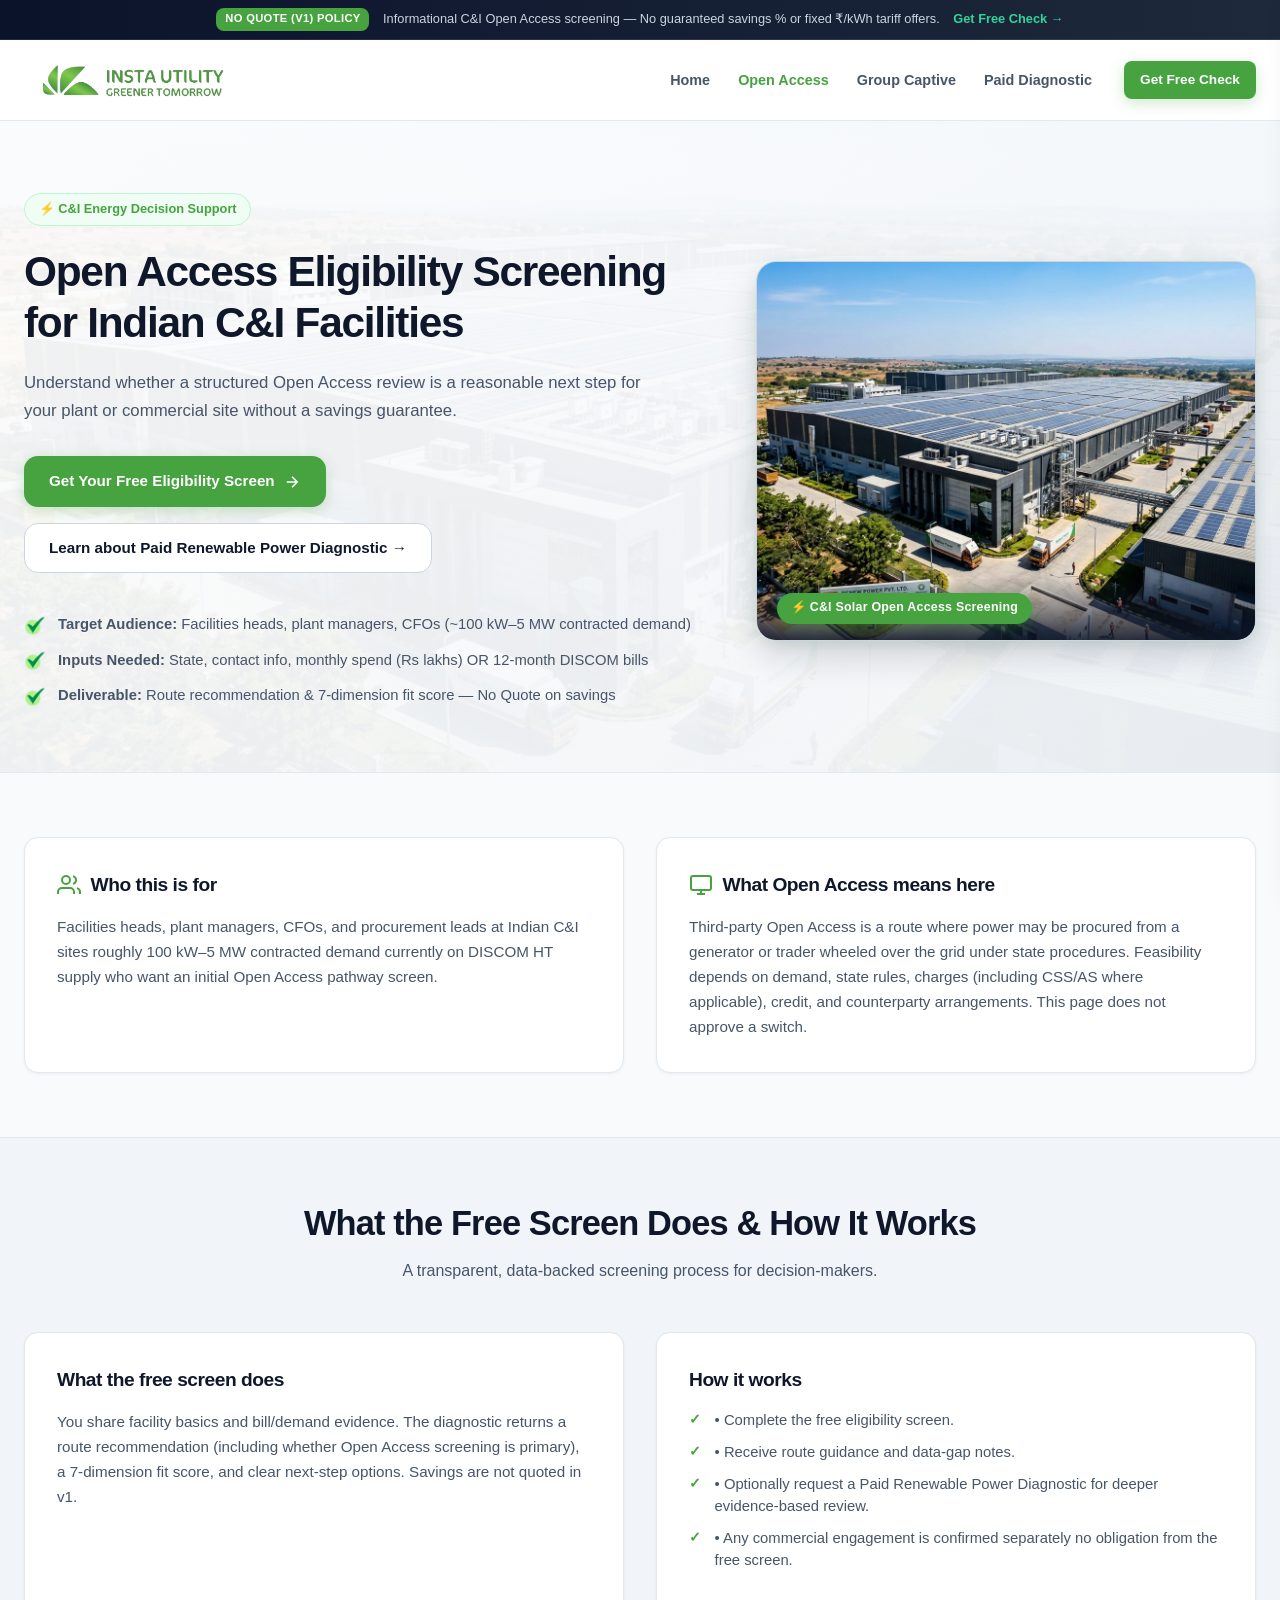
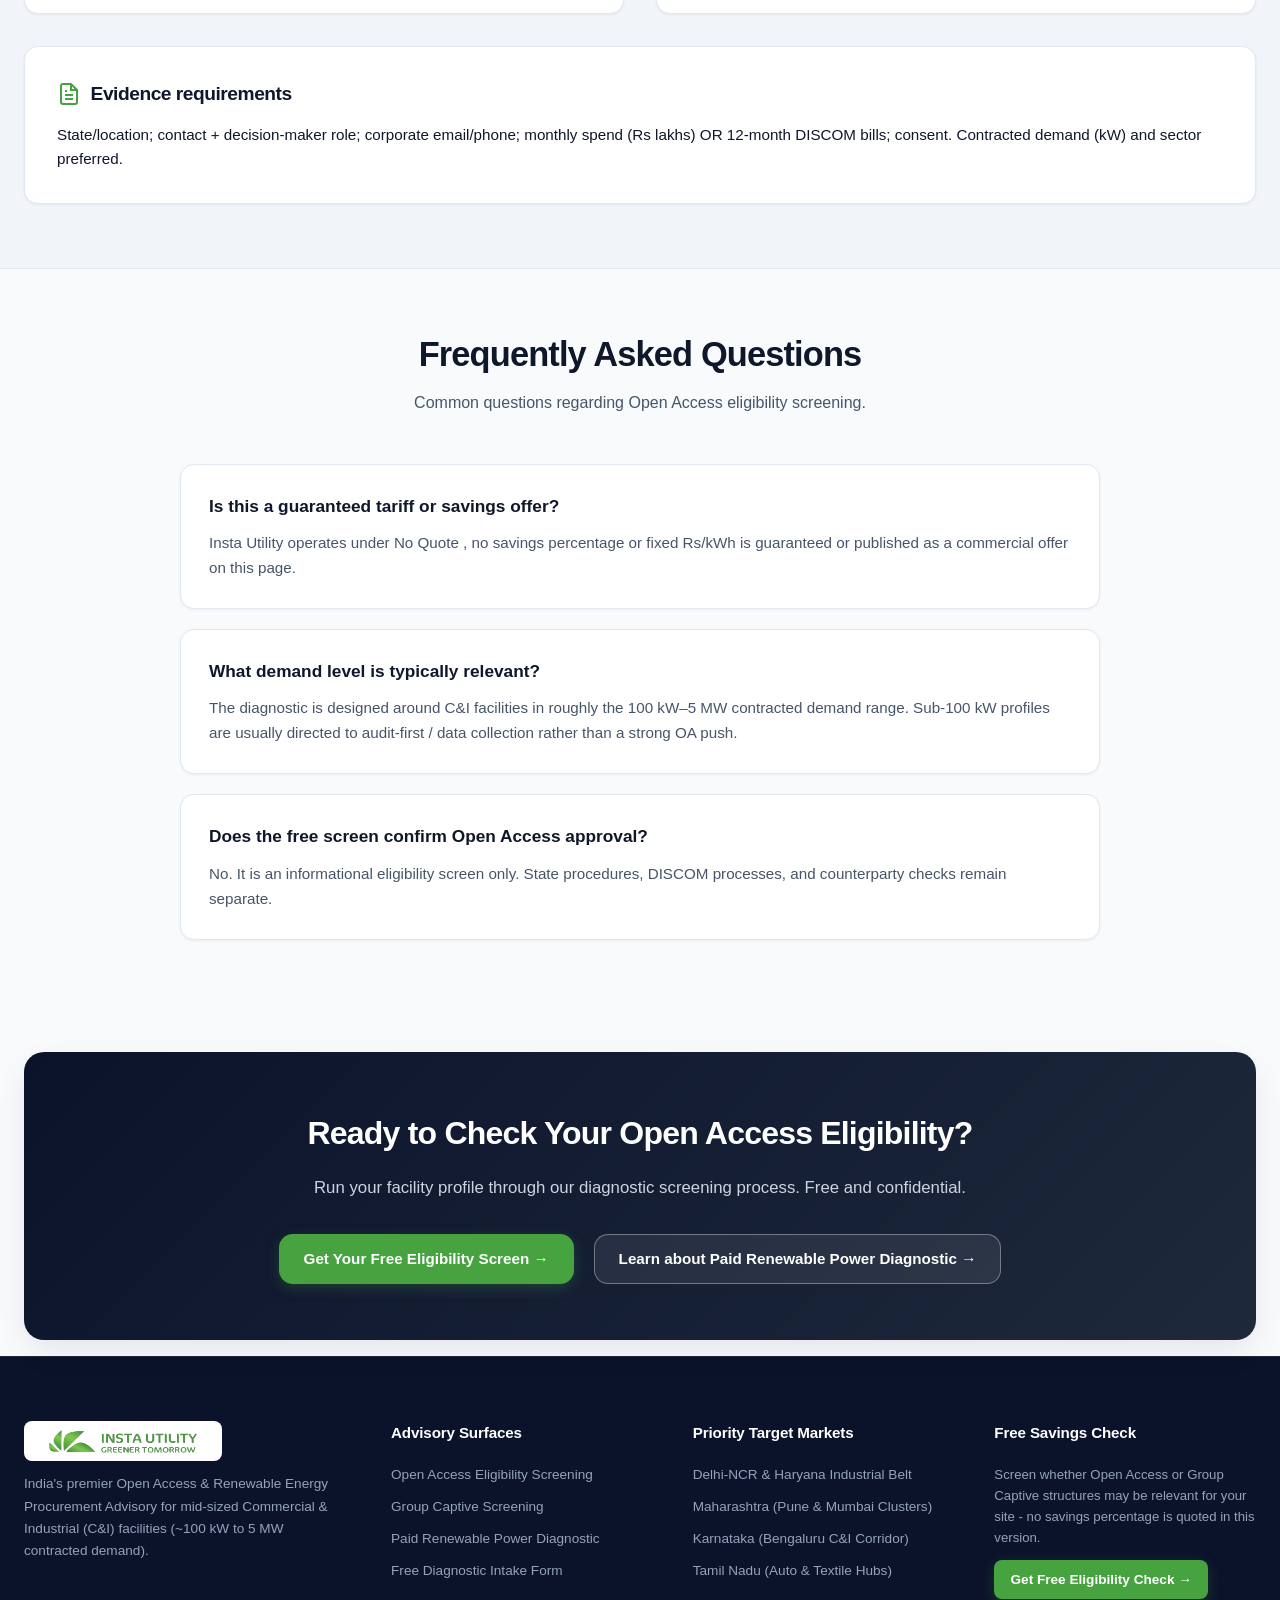
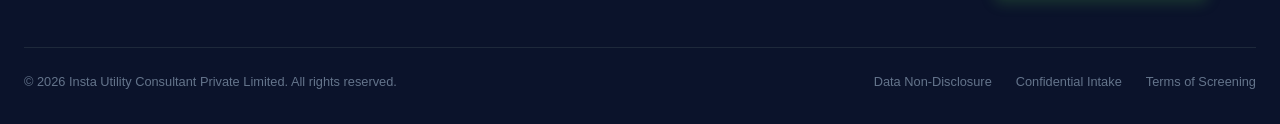
<file: open-access-eligibility-screening.html>
<!DOCTYPE html>
<html lang="en">

<head>
  <!-- Google Tag Manager -->
  <script>(function (w, d, s, l, i) {
      w[l] = w[l] || []; w[l].push({
        'gtm.start':
          new Date().getTime(), event: 'gtm.js'
      }); var f = d.getElementsByTagName(s)[0],
        j = d.createElement(s), dl = l != 'dataLayer' ? '&l=' + l : ''; j.async = true; j.src =
          'https://www.googletagmanager.com/gtm.js?id=' + i + dl; f.parentNode.insertBefore(j, f);
    })(window, document, 'script', 'dataLayer', 'GTM-W5MGDDCR');</script>
  <!-- End Google Tag Manager -->

  <!-- Google Tag (gtag.js) - GA4 Staging Direct DebugView Emitter (G-CX448B8NZM) -->
  <script async src="https://www.googletagmanager.com/gtag/js?id=G-CX448B8NZM"></script>
  <script>
    window.dataLayer = window.dataLayer || [];
    function gtag() { dataLayer.push(arguments); }
    window.gtag = gtag;
    gtag('js', new Date());
    gtag('config', 'G-CX448B8NZM', { 'debug_mode': true });
  </script>
  <meta charset="UTF-8">
  <meta name="viewport" content="width=device-width, initial-scale=1.0">
  <meta name="robots" content="noindex, nofollow">
  <title>Open Access Eligibility Screening for Indian C&I | Insta Utility</title>
  <meta name="description"
    content="Screen whether third-party Open Access may be relevant for your C&I facility. Free eligibility screen No Quote on savings.">
  <link rel="icon" type="image/png" href="favicon.png">
  <link rel="stylesheet" href="styles.css">
</head>

<body class="launch-page-body">

  <!-- TOP ANNOUNCEMENT BAR -->
  <div class="top-announcement-bar">
    <div class="container announcement-content">
      <span class="announcement-badge">NO QUOTE (V1) POLICY</span>
      <span class="announcement-text">
        Informational C&I Open Access screening — No guaranteed savings % or fixed ₹/kWh tariff offers.
      </span>
      <a href="index.html#intake-form" class="announcement-link">Get Free Check &rarr;</a>
    </div>
  </div>

  <!-- HEADER NAVIGATION -->
  <header>
    <div class="container header-content">
      <a href="index.html" class="brand-logo">
        <img src="assets/insta-utility-logo.png" alt="Insta Utility Logo"
          class="header-logo-img">
      </a>
      <button class="mobile-menu-toggle" id="mobileMenuBtn" aria-label="Open Mobile Menu" onclick="openMobileDrawer()">
        <span class="hamburger-bar"></span>
        <span class="hamburger-bar"></span>
        <span class="hamburger-bar"></span>
      </button>
      <div class="header-nav-container" id="headerNavContainer">
        <nav class="header-nav-links">
          <a href="index.html" class="nav-link">Home</a>
          <a href="open-access-eligibility-screening.html" class="nav-link active">Open Access</a>
          <a href="group-captive-screening-for-ci.html" class="nav-link">Group Captive</a>
          <a href="paid-renewable-power-diagnostic.html" class="nav-link">Paid Diagnostic</a>
        </nav>
        <div class="header-actions">
          <a href="index.html#intake-form" class="btn btn-emerald btn-sm header-btn">Get Free Check</a>
        </div>
      </div>
    </div>
  </header>

  <!-- OFF-CANVAS MOBILE NAVIGATION DRAWER -->
  <div class="mobile-drawer-overlay" id="mobileDrawerOverlay" onclick="closeMobileDrawer()"></div>
  <div class="mobile-drawer-panel" id="mobileDrawerPanel">
    <div class="mobile-drawer-header">
      <a href="index.html" class="brand-logo" onclick="closeMobileDrawer()">
        <img src="assets/insta-utility-logo.png" alt="Insta Utility Logo"
          class="header-logo-img">
      </a>
      <button class="mobile-drawer-close" aria-label="Close Menu" onclick="closeMobileDrawer()">✕</button>
    </div>
    <div class="mobile-drawer-body">
      <nav class="mobile-drawer-nav">
        <a href="index.html" class="mobile-nav-link" onclick="closeMobileDrawer()">Home Overview</a>
        <a href="open-access-eligibility-screening.html" class="mobile-nav-link active"
          onclick="closeMobileDrawer()">Open Access Eligibility &rarr;</a>
        <a href="group-captive-screening-for-ci.html" class="mobile-nav-link" onclick="closeMobileDrawer()">Group
          Captive Screening &rarr;</a>
        <a href="paid-renewable-power-diagnostic.html" class="mobile-nav-link" onclick="closeMobileDrawer()">Paid
          Diagnostic Memo &rarr;</a>
      </nav>
      <div class="mobile-drawer-cta">
        <a href="index.html#intake-form" class="btn btn-emerald" style="width:100%; text-align:center;"
          onclick="closeMobileDrawer()">Get Free Check &rarr;</a>
      </div>
      <div class="mobile-drawer-footer">
        <p style="font-size:0.775rem; color:var(--text-muted);">C&amp;I Renewable Power Procurement Advisory</p>
      </div>
    </div>
  </div>

  <!-- MAIN HERO SECTION -->
  <section class="hero">
    <div class="container hero-grid">
      <div class="hero-content">
        <div class="pill-badge">
          <span>⚡ C&amp;I Energy Decision Support</span>
        </div>

        <h1>Open Access Eligibility Screening for Indian C&amp;I Facilities</h1>

        <p class="hero-lead">
          Understand whether a structured Open Access review is a reasonable next step for your plant or commercial site
          without a savings guarantee.
        </p>

        <div class="hero-cta-group">
          <a href="index.html#intake-form" class="btn btn-emerald">
            <span>Get Your Free Eligibility Screen</span>
            <svg width="18" height="18" viewBox="0 0 24 24" fill="none" stroke="currentColor" stroke-width="2">
              <path d="M5 12h14M12 5l7 7-7 7" />
            </svg>
          </a>
          <a href="paid-renewable-power-diagnostic.html" class="btn btn-outline">
            <span>Learn about Paid Renewable Power Diagnostic &rarr;</span>
          </a>
        </div>

        <div class="hero-specs-list">
          <div class="spec-item">
            <img src="assets/check-mark.png" alt="✓" class="spec-icon-img">
            <span><strong>Target Audience:</strong> Facilities heads, plant managers, CFOs (~100 kW–5 MW contracted
              demand)</span>
          </div>
          <div class="spec-item">
            <img src="assets/check-mark.png" alt="✓" class="spec-icon-img">
            <span><strong>Inputs Needed:</strong> State, contact info, monthly spend (Rs lakhs) OR 12-month DISCOM
              bills</span>
          </div>
          <div class="spec-item">
            <img src="assets/check-mark.png" alt="✓" class="spec-icon-img">
            <span><strong>Deliverable:</strong> Route recommendation &amp; 7-dimension fit score — No Quote on
              savings</span>
          </div>
        </div>
      </div>

      <!-- HERO FEATURE IMAGE CARD -->
      <div class="hero-image-box">
        <img src="assets/ci_solar_factory_hero.png" alt="Indian C&amp;I Industrial Solar Open Access Facility"
          class="hero-feature-img">
        <div class="hero-image-overlay">
          <span class="hero-img-badge">⚡ C&amp;I Solar Open Access Screening</span>
        </div>
      </div>
    </div>
  </section>

  <!-- SECTION 1: WHO THIS IS FOR & WHAT OPEN ACCESS MEANS HERE -->
  <section class="launch-section">
    <div class="container">
      <div class="info-grid-2">
        <div class="info-card">
          <h3>
            <svg width="24" height="24" viewBox="0 0 24 24" fill="none" stroke="var(--primary-emerald)"
              stroke-width="2">
              <path d="M17 21v-2a4 4 0 0 0-4-4H5a4 4 0 0 0-4 4v2"></path>
              <circle cx="9" cy="7" r="4"></circle>
              <path d="M23 21v-2a4 4 0 0 0-3-3.87"></path>
              <path d="M16 3.13a4 4 0 0 1 0 7.75"></path>
            </svg>
            Who this is for
          </h3>
          <p>
            Facilities heads, plant managers, CFOs, and procurement leads at Indian C&amp;I sites roughly 100 kW–5 MW
            contracted demand currently on DISCOM HT supply who want an initial Open Access pathway screen.
          </p>
        </div>

        <div class="info-card">
          <h3>
            <svg width="24" height="24" viewBox="0 0 24 24" fill="none" stroke="var(--primary-emerald)"
              stroke-width="2">
              <rect x="2" y="3" width="20" height="14" rx="2" ry="2"></rect>
              <line x1="8" y1="21" x2="16" y2="21"></line>
              <line x1="12" y1="17" x2="12" y2="21"></line>
            </svg>
            What Open Access means here
          </h3>
          <p>
            Third-party Open Access is a route where power may be procured from a generator or trader wheeled over the
            grid under state procedures. Feasibility depends on demand, state rules, charges (including CSS/AS where
            applicable), credit, and counterparty arrangements. This page does not approve a switch.
          </p>
        </div>
      </div>
    </div>
  </section>

  <!-- SECTION 2: WHAT THE FREE SCREEN DOES & HOW IT WORKS -->
  <section class="launch-section launch-section-alt">
    <div class="container">
      <div class="section-header">
        <h2 class="section-title">What the Free Screen Does &amp; How It Works</h2>
        <p class="section-subtitle">A transparent, data-backed screening process for decision-makers.</p>
      </div>

      <div class="info-grid-2">
        <div class="info-card">
          <h3>What the free screen does</h3>
          <p>
            You share facility basics and bill/demand evidence. The diagnostic returns a route recommendation (including
            whether Open Access screening is primary), a 7-dimension fit score, and clear next-step options. Savings are
            not quoted in v1.
          </p>
        </div>

        <div class="info-card">
          <h3>How it works</h3>
          <ul>
            <li>• Complete the free eligibility screen.</li>
            <li>• Receive route guidance and data-gap notes.</li>
            <li>• Optionally request a Paid Renewable Power Diagnostic for deeper evidence-based review.</li>
            <li>• Any commercial engagement is confirmed separately no obligation from the free screen.</li>
          </ul>
        </div>
      </div>

      <!-- EVIDENCE REQUIREMENTS -->
      <div class="info-card" style="margin-top: 2rem;">
        <h3>
          <svg width="24" height="24" viewBox="0 0 24 24" fill="none" stroke="var(--primary-emerald)" stroke-width="2">
            <path d="M14 2H6a2 2 0 0 0-2 2v16a2 2 0 0 0 2 2h12a2 2 0 0 0 2-2V8z"></path>
            <polyline points="14 2 14 8 20 8"></polyline>
            <line x1="16" y1="13" x2="8" y2="13"></line>
            <line x1="16" y1="17" x2="8" y2="17"></line>
            <polyline points="10 9 9 9 8 9"></polyline>
          </svg>
          Evidence requirements
        </h3>
        <p style="font-size:0.95rem; line-height:1.6; margin-top:0.5rem; color:var(--text-main);">
          State/location; contact + decision-maker role; corporate email/phone; monthly spend (Rs lakhs) OR 12-month
          DISCOM bills; consent. Contracted demand (kW) and sector preferred.
        </p>
      </div>

    </div>
  </section>

  <!-- SECTION 3: FAQS -->
  <section class="launch-section">
    <div class="container">
      <div class="section-header">
        <h2 class="section-title">Frequently Asked Questions</h2>
        <p class="section-subtitle">Common questions regarding Open Access eligibility screening.</p>
      </div>

      <div class="faq-list">
        <div class="faq-item">
          <div class="faq-question">Is this a guaranteed tariff or savings offer?</div>
          <div class="faq-answer">
            Insta Utility operates under No Quote , no savings percentage or fixed Rs/kWh is guaranteed or published as
            a commercial offer on this page.
          </div>
        </div>

        <div class="faq-item">
          <div class="faq-question">What demand level is typically relevant?</div>
          <div class="faq-answer">
            The diagnostic is designed around C&amp;I facilities in roughly the 100 kW–5 MW contracted demand range.
            Sub-100 kW profiles are usually directed to audit-first / data collection rather than a strong OA push.
          </div>
        </div>

        <div class="faq-item">
          <div class="faq-question">Does the free screen confirm Open Access approval?</div>
          <div class="faq-answer">
            No. It is an informational eligibility screen only. State procedures, DISCOM processes, and counterparty
            checks remain separate.
          </div>
        </div>
      </div>
    </div>
  </section>

  <!-- SHARED CTA BANNER -->
  <section class="container">
    <div class="shared-cta-banner">
      <h2>Ready to Check Your Open Access Eligibility?</h2>
      <p>Run your facility profile through our diagnostic screening process. Free and confidential.</p>
      <div class="shared-cta-buttons">
        <a href="index.html#intake-form" class="btn btn-emerald">
          <span>Get Your Free Eligibility Screen &rarr;</span>
        </a>
        <a href="paid-renewable-power-diagnostic.html" class="btn btn-outline-ghost">
          <span>Learn about Paid Renewable Power Diagnostic &rarr;</span>
        </a>
      </div>
    </div>
  </section>

  <!-- FOOTER -->
  <footer>
    <div class="container">
      <div class="footer-grid">
        <!-- Col 1: Brand & Bio -->
        <div class="footer-col brand-col">
          <img src="assets/insta-utility-logo.png"
            alt="Insta Utility - Greener Tomorrow" class="footer-logo-img">
          <p class="footer-bio">
            India's premier Open Access &amp; Renewable Energy Procurement Advisory for mid-sized Commercial &amp;
            Industrial
            (C&amp;I) facilities (~100 kW to 5 MW contracted demand).
          </p>
        </div>

        <!-- Col 2: Advisory Capabilities -->
        <div class="footer-col">
          <h4 class="footer-heading">Advisory Surfaces</h4>
          <ul class="footer-links">
            <li><a href="open-access-eligibility-screening.html">Open Access Eligibility Screening</a></li>
            <li><a href="group-captive-screening-for-ci.html">Group Captive Screening</a></li>
            <li><a href="paid-renewable-power-diagnostic.html">Paid Renewable Power Diagnostic</a></li>
            <li><a href="index.html#intake-form">Free Diagnostic Intake Form</a></li>
          </ul>
        </div>

        <!-- Col 3: Focus Regions -->
        <div class="footer-col">
          <h4 class="footer-heading">Priority Target Markets</h4>
          <ul class="footer-links">
            <li><a href="index.html#intake-form">Delhi-NCR &amp; Haryana Industrial Belt</a></li>
            <li><a href="index.html#intake-form">Maharashtra (Pune &amp; Mumbai Clusters)</a></li>
            <li><a href="index.html#intake-form">Karnataka (Bengaluru C&amp;I Corridor)</a></li>
            <li><a href="index.html#intake-form">Tamil Nadu (Auto &amp; Textile Hubs)</a></li>
          </ul>
        </div>

        <!-- Col 4: Lead Screening CTA -->
        <div class="footer-col">
          <h4 class="footer-heading">Free Savings Check</h4>
          <p class="footer-cta-desc">Screen whether Open Access or Group Captive structures may be relevant for your
            site - no savings percentage is quoted in this version.</p>
          <a href="index.html#intake-form" class="btn btn-emerald btn-sm" style="margin-top:0.75rem;">Get Free
            Eligibility Check &rarr;</a>
        </div>
      </div>

      <!-- Footer Bottom Bar -->
      <div class="footer-bottom">
        <div class="footer-copy">
          &copy; 2026 Insta Utility Consultant Private Limited. All rights reserved.
        </div>
        <div class="footer-bottom-links">
          <a href="index.html#intake-form">Data Non-Disclosure</a>
          <a href="index.html#intake-form">Confidential Intake</a>
          <a href="index.html#intake-form">Terms of Screening</a>
        </div>
      </div>
    </div>
  </footer>

  <script src="app.js"></script>
</body>

</html>
</file>
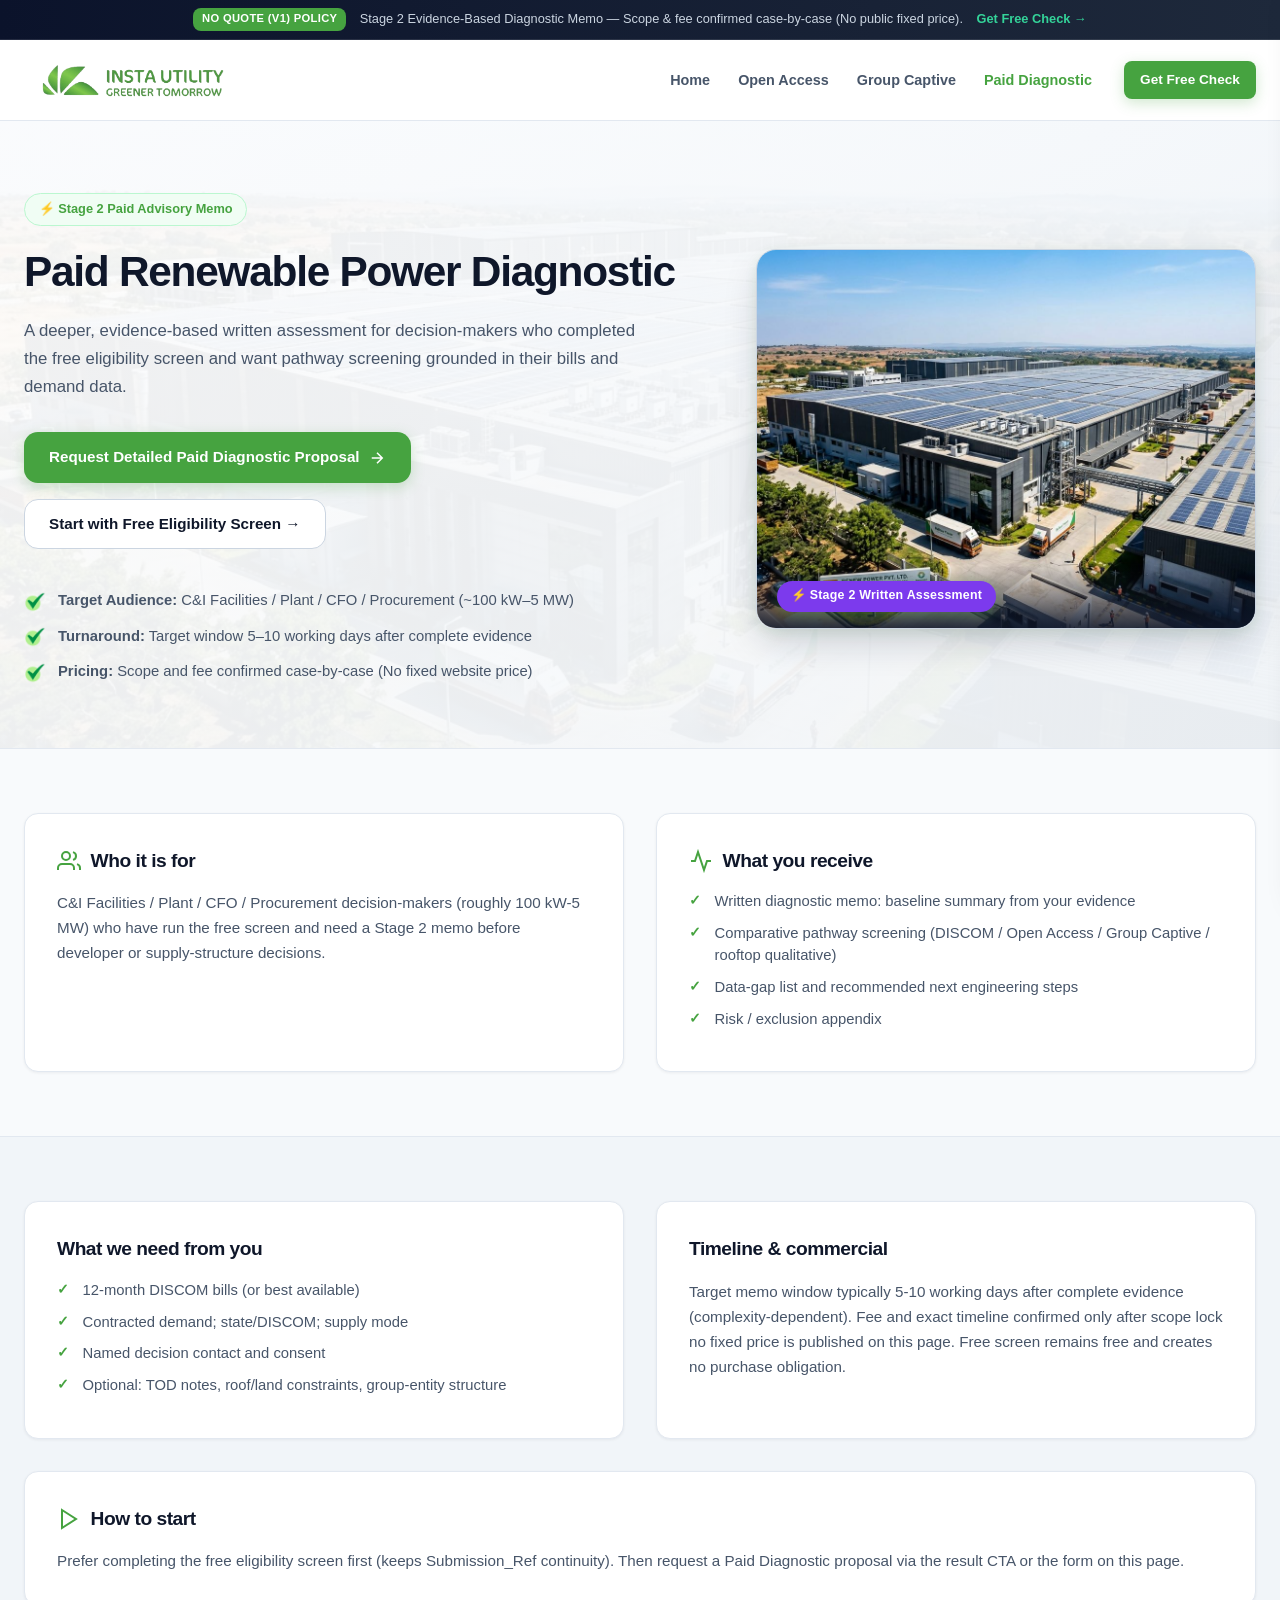
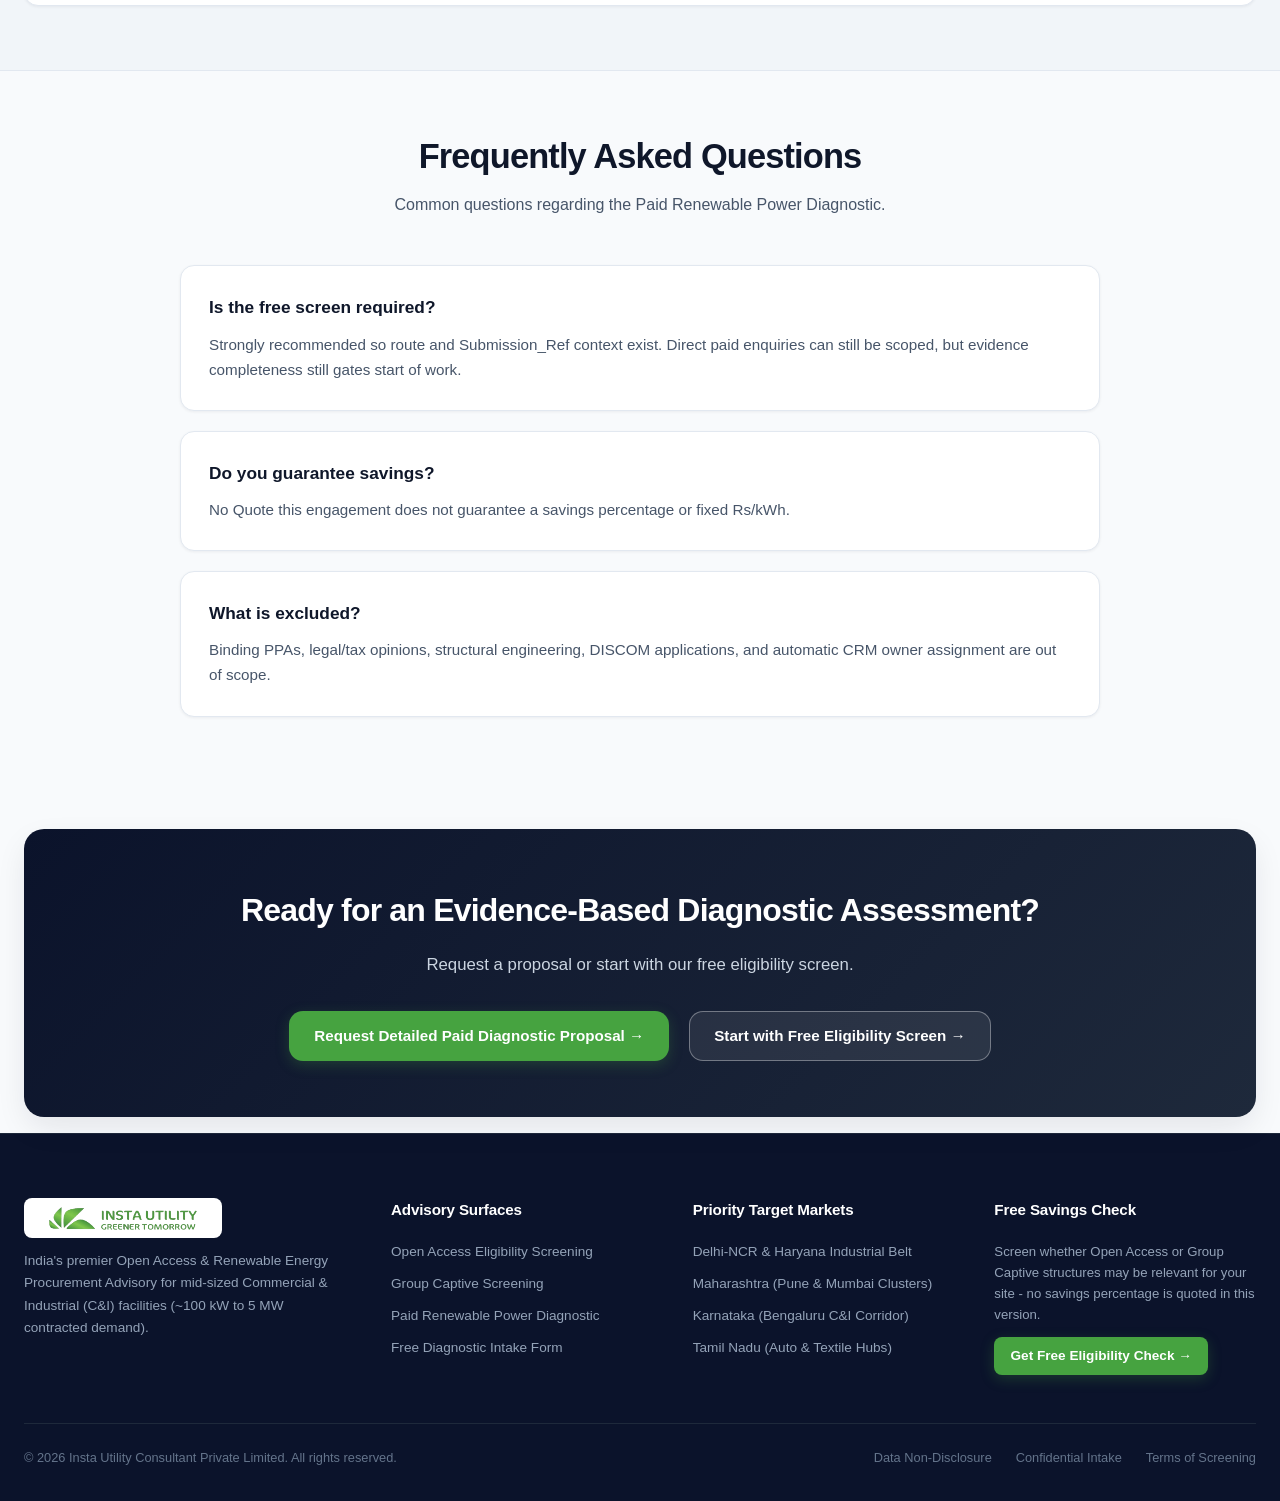
<file: paid-renewable-power-diagnostic.html>
<!DOCTYPE html>
<html lang="en">

<head>
  <!-- Google Tag Manager -->
  <script>(function (w, d, s, l, i) {
      w[l] = w[l] || []; w[l].push({
        'gtm.start':
          new Date().getTime(), event: 'gtm.js'
      }); var f = d.getElementsByTagName(s)[0],
        j = d.createElement(s), dl = l != 'dataLayer' ? '&l=' + l : ''; j.async = true; j.src =
          'https://www.googletagmanager.com/gtm.js?id=' + i + dl; f.parentNode.insertBefore(j, f);
    })(window, document, 'script', 'dataLayer', 'GTM-W5MGDDCR');</script>
  <!-- End Google Tag Manager -->

  <!-- Google Tag (gtag.js) - GA4 Staging Direct DebugView Emitter (G-CX448B8NZM) -->
  <script async src="https://www.googletagmanager.com/gtag/js?id=G-CX448B8NZM"></script>
  <script>
    window.dataLayer = window.dataLayer || [];
    function gtag(){dataLayer.push(arguments);}
    window.gtag = gtag;
    gtag('js', new Date());
    gtag('config', 'G-CX448B8NZM', { 'debug_mode': true });
  </script>
  <meta charset="UTF-8">
  <meta name="viewport" content="width=device-width, initial-scale=1.0">
  <meta name="robots" content="noindex, nofollow">
  <title>Paid Renewable Power Diagnostic for C&I | Insta Utility</title>
  <meta name="description"
    content="Stage 2 detailed diagnostic memo for Indian C&I sites after the free eligibility screen. Scope and fee confirmed case-by-case no fixed website price.">
  <link rel="icon" type="image/png" href="favicon.png">
  <link rel="stylesheet" href="styles.css">
</head>

<body class="launch-page-body">

  <!-- TOP ANNOUNCEMENT BAR -->
  <div class="top-announcement-bar">
    <div class="container announcement-content">
      <span class="announcement-badge">NO QUOTE (V1) POLICY</span>
      <span class="announcement-text">
        Stage 2 Evidence-Based Diagnostic Memo — Scope &amp; fee confirmed case-by-case (No public fixed price).
      </span>
      <a href="index.html#intake-form" class="announcement-link">Get Free Check &rarr;</a>
    </div>
  </div>

  <!-- HEADER NAVIGATION -->
  <header>
    <div class="container header-content">
      <a href="index.html" class="brand-logo">
        <img src="assets/insta-utility-logo.png" alt="Insta Utility Logo"
          class="header-logo-img">
      </a>
      <button class="mobile-menu-toggle" id="mobileMenuBtn" aria-label="Open Mobile Menu" onclick="openMobileDrawer()">
        <span class="hamburger-bar"></span>
        <span class="hamburger-bar"></span>
        <span class="hamburger-bar"></span>
      </button>
      <div class="header-nav-container" id="headerNavContainer">
        <nav class="header-nav-links">
          <a href="index.html" class="nav-link">Home</a>
          <a href="open-access-eligibility-screening.html" class="nav-link">Open Access</a>
          <a href="group-captive-screening-for-ci.html" class="nav-link">Group Captive</a>
          <a href="paid-renewable-power-diagnostic.html" class="nav-link active">Paid Diagnostic</a>
        </nav>
        <div class="header-actions">
          <a href="index.html#intake-form" class="btn btn-emerald btn-sm header-btn">Get Free Check</a>
        </div>
      </div>
    </div>
  </header>

  <!-- OFF-CANVAS MOBILE NAVIGATION DRAWER -->
  <div class="mobile-drawer-overlay" id="mobileDrawerOverlay" onclick="closeMobileDrawer()"></div>
  <div class="mobile-drawer-panel" id="mobileDrawerPanel">
    <div class="mobile-drawer-header">
      <a href="index.html" class="brand-logo" onclick="closeMobileDrawer()">
        <img src="assets/insta-utility-logo.png" alt="Insta Utility Logo"
          class="header-logo-img">
      </a>
      <button class="mobile-drawer-close" aria-label="Close Menu" onclick="closeMobileDrawer()">✕</button>
    </div>
    <div class="mobile-drawer-body">
      <nav class="mobile-drawer-nav">
        <a href="index.html" class="mobile-nav-link" onclick="closeMobileDrawer()">Home Overview</a>
        <a href="open-access-eligibility-screening.html" class="mobile-nav-link" onclick="closeMobileDrawer()">Open
          Access Eligibility &rarr;</a>
        <a href="group-captive-screening-for-ci.html" class="mobile-nav-link" onclick="closeMobileDrawer()">Group
          Captive Screening &rarr;</a>
        <a href="paid-renewable-power-diagnostic.html" class="mobile-nav-link active" onclick="closeMobileDrawer()">Paid
          Diagnostic Memo &rarr;</a>
      </nav>
      <div class="mobile-drawer-cta">
        <a href="index.html#intake-form" class="btn btn-emerald" style="width:100%; text-align:center;"
          onclick="closeMobileDrawer()">Get Free Check &rarr;</a>
      </div>
      <div class="mobile-drawer-footer">
        <p style="font-size:0.775rem; color:var(--text-muted);">C&amp;I Renewable Power Procurement Advisory</p>
      </div>
    </div>
  </div>

  <!-- MAIN HERO SECTION -->
  <section class="hero">
    <div class="container hero-grid">
      <div class="hero-content">
        <div class="pill-badge">
          <span>⚡ Stage 2 Paid Advisory Memo</span>
        </div>

        <h1>Paid Renewable Power Diagnostic</h1>

        <p class="hero-lead">
          A deeper, evidence-based written assessment for decision-makers who completed the free eligibility screen and
          want pathway screening grounded in their bills and demand data.
        </p>

        <div class="hero-cta-group">
          <a href="index.html#intake-form" class="btn btn-emerald">
            <span>Request Detailed Paid Diagnostic Proposal</span>
            <svg width="18" height="18" viewBox="0 0 24 24" fill="none" stroke="currentColor" stroke-width="2">
              <path d="M5 12h14M12 5l7 7-7 7" />
            </svg>
          </a>
          <a href="open-access-eligibility-screening.html" class="btn btn-outline">
            <span>Start with Free Eligibility Screen &rarr;</span>
          </a>
        </div>

        <div class="hero-specs-list">
          <div class="spec-item">
            <img src="assets/check-mark.png" alt="✓" class="spec-icon-img">
            <span><strong>Target Audience:</strong> C&amp;I Facilities / Plant / CFO / Procurement (~100 kW–5 MW)</span>
          </div>
          <div class="spec-item">
            <img src="assets/check-mark.png" alt="✓" class="spec-icon-img">
            <span><strong>Turnaround:</strong> Target window 5–10 working days after complete evidence</span>
          </div>
          <div class="spec-item">
            <img src="assets/check-mark.png" alt="✓" class="spec-icon-img">
            <span><strong>Pricing:</strong> Scope and fee confirmed case-by-case (No fixed website price)</span>
          </div>
        </div>
      </div>

      <!-- HERO FEATURE IMAGE CARD -->
      <div class="hero-image-box">
        <img src="assets/ci_solar_factory_hero.png" alt="Paid Renewable Power Diagnostic C&amp;I Advisory"
          class="hero-feature-img">
        <div class="hero-image-overlay">
          <span class="hero-img-badge" style="background:#7c3aed;">⚡ Stage 2 Written Assessment</span>
        </div>
      </div>
    </div>
  </section>

  <!-- SECTION 1: WHO IT IS FOR & WHAT YOU RECEIVE -->
  <section class="launch-section">
    <div class="container">
      <div class="info-grid-2">
        <div class="info-card">
          <h3>
            <svg width="24" height="24" viewBox="0 0 24 24" fill="none" stroke="var(--primary-emerald)"
              stroke-width="2">
              <path d="M17 21v-2a4 4 0 0 0-4-4H5a4 4 0 0 0-4 4v2"></path>
              <circle cx="9" cy="7" r="4"></circle>
              <path d="M23 21v-2a4 4 0 0 0-3-3.87"></path>
              <path d="M16 3.13a4 4 0 0 1 0 7.75"></path>
            </svg>
            Who it is for
          </h3>
          <p>
            C&amp;I Facilities / Plant / CFO / Procurement decision-makers (roughly 100 kW-5 MW) who have run the free
            screen and need a Stage 2 memo before developer or supply-structure decisions.
          </p>
        </div>

        <div class="info-card">
          <h3>
            <svg width="24" height="24" viewBox="0 0 24 24" fill="none" stroke="var(--primary-emerald)"
              stroke-width="2">
              <polyline points="22 12 18 12 15 21 9 3 6 12 2 12"></polyline>
            </svg>
            What you receive
          </h3>
          <ul>
            <li> Written diagnostic memo: baseline summary from your evidence</li>
            <li> Comparative pathway screening (DISCOM / Open Access / Group Captive / rooftop qualitative)</li>
            <li> Data-gap list and recommended next engineering steps</li>
            <li> Risk / exclusion appendix</li>
          </ul>
        </div>
      </div>
    </div>
  </section>

  <!-- SECTION 2: REQUIRED INPUTS, TIMELINE & HOW TO START -->
  <section class="launch-section launch-section-alt">
    <div class="container">
      <div class="info-grid-2">
        <div class="info-card">
          <h3>What we need from you</h3>
          <ul>
            <li> 12-month DISCOM bills (or best available)</li>
            <li> Contracted demand; state/DISCOM; supply mode</li>
            <li> Named decision contact and consent</li>
            <li> Optional: TOD notes, roof/land constraints, group-entity structure</li>
          </ul>
        </div>

        <div class="info-card">
          <h3>Timeline &amp; commercial</h3>
          <p>
            Target memo window typically 5-10 working days after complete evidence (complexity-dependent). Fee and exact
            timeline confirmed only after scope lock no fixed price is published on this page. Free screen remains free
            and creates no purchase obligation.
          </p>
        </div>
      </div>

      <!-- HOW TO START -->
      <div class="info-card" style="margin-top: 2rem;">
        <h3>
          <svg width="24" height="24" viewBox="0 0 24 24" fill="none" stroke="var(--primary-emerald)" stroke-width="2">
            <polygon points="5 3 19 12 5 21 5 3"></polygon>
          </svg>
          How to start
        </h3>
        <p>
          Prefer completing the free eligibility screen first (keeps Submission_Ref continuity). Then request a Paid
          Diagnostic proposal via the result CTA or the form on this page.
        </p>
      </div>

    </div>
  </section>

  <!-- SECTION 3: FAQS -->
  <section class="launch-section">
    <div class="container">
      <div class="section-header">
        <h2 class="section-title">Frequently Asked Questions</h2>
        <p class="section-subtitle">Common questions regarding the Paid Renewable Power Diagnostic.</p>
      </div>

      <div class="faq-list">
        <div class="faq-item">
          <div class="faq-question">Is the free screen required?</div>
          <div class="faq-answer">
            Strongly recommended so route and Submission_Ref context exist. Direct paid enquiries can still be scoped,
            but evidence completeness still gates start of work.
          </div>
        </div>

        <div class="faq-item">
          <div class="faq-question">Do you guarantee savings?</div>
          <div class="faq-answer">
            No Quote this engagement does not guarantee a savings percentage or fixed Rs/kWh.
          </div>
        </div>

        <div class="faq-item">
          <div class="faq-question">What is excluded?</div>
          <div class="faq-answer">
            Binding PPAs, legal/tax opinions, structural engineering, DISCOM applications, and automatic CRM owner
            assignment are out of scope.
          </div>
        </div>
      </div>
    </div>
  </section>

  <!-- SHARED CTA BANNER -->
  <section class="container">
    <div class="shared-cta-banner">
      <h2>Ready for an Evidence-Based Diagnostic Assessment?</h2>
      <p>Request a proposal or start with our free eligibility screen.</p>
      <div class="shared-cta-buttons">
        <a href="index.html#intake-form" class="btn btn-emerald">
          <span>Request Detailed Paid Diagnostic Proposal &rarr;</span>
        </a>
        <a href="open-access-eligibility-screening.html" class="btn btn-outline-ghost">
          <span>Start with Free Eligibility Screen &rarr;</span>
        </a>
      </div>
    </div>
  </section>

  <!-- FOOTER -->
  <footer>
    <div class="container">
      <div class="footer-grid">
        <!-- Col 1: Brand & Bio -->
        <div class="footer-col brand-col">
          <img src="assets/insta-utility-logo.png"
            alt="Insta Utility - Greener Tomorrow" class="footer-logo-img">
          <p class="footer-bio">
            India's premier Open Access &amp; Renewable Energy Procurement Advisory for mid-sized Commercial &amp;
            Industrial
            (C&amp;I) facilities (~100 kW to 5 MW contracted demand).
          </p>
        </div>

        <!-- Col 2: Advisory Capabilities -->
        <div class="footer-col">
          <h4 class="footer-heading">Advisory Surfaces</h4>
          <ul class="footer-links">
            <li><a href="open-access-eligibility-screening.html">Open Access Eligibility Screening</a></li>
            <li><a href="group-captive-screening-for-ci.html">Group Captive Screening</a></li>
            <li><a href="paid-renewable-power-diagnostic.html">Paid Renewable Power Diagnostic</a></li>
            <li><a href="index.html#intake-form">Free Diagnostic Intake Form</a></li>
          </ul>
        </div>

        <!-- Col 3: Focus Regions -->
        <div class="footer-col">
          <h4 class="footer-heading">Priority Target Markets</h4>
          <ul class="footer-links">
            <li><a href="index.html#intake-form">Delhi-NCR &amp; Haryana Industrial Belt</a></li>
            <li><a href="index.html#intake-form">Maharashtra (Pune &amp; Mumbai Clusters)</a></li>
            <li><a href="index.html#intake-form">Karnataka (Bengaluru C&amp;I Corridor)</a></li>
            <li><a href="index.html#intake-form">Tamil Nadu (Auto &amp; Textile Hubs)</a></li>
          </ul>
        </div>

        <!-- Col 4: Lead Screening CTA -->
        <div class="footer-col">
          <h4 class="footer-heading">Free Savings Check</h4>
          <p class="footer-cta-desc">Screen whether Open Access or Group Captive structures may be relevant for your
            site - no savings percentage is quoted in this version.</p>
          <a href="index.html#intake-form" class="btn btn-emerald btn-sm" style="margin-top:0.75rem;">Get Free
            Eligibility Check &rarr;</a>
        </div>
      </div>

      <!-- Footer Bottom Bar -->
      <div class="footer-bottom">
        <div class="footer-copy">
          &copy; 2026 Insta Utility Consultant Private Limited. All rights reserved.
        </div>
        <div class="footer-bottom-links">
          <a href="index.html#intake-form">Data Non-Disclosure</a>
          <a href="index.html#intake-form">Confidential Intake</a>
          <a href="index.html#intake-form">Terms of Screening</a>
        </div>
      </div>
    </div>
  </footer>

  <script src="app.js"></script>
</body>

</html>
</file>
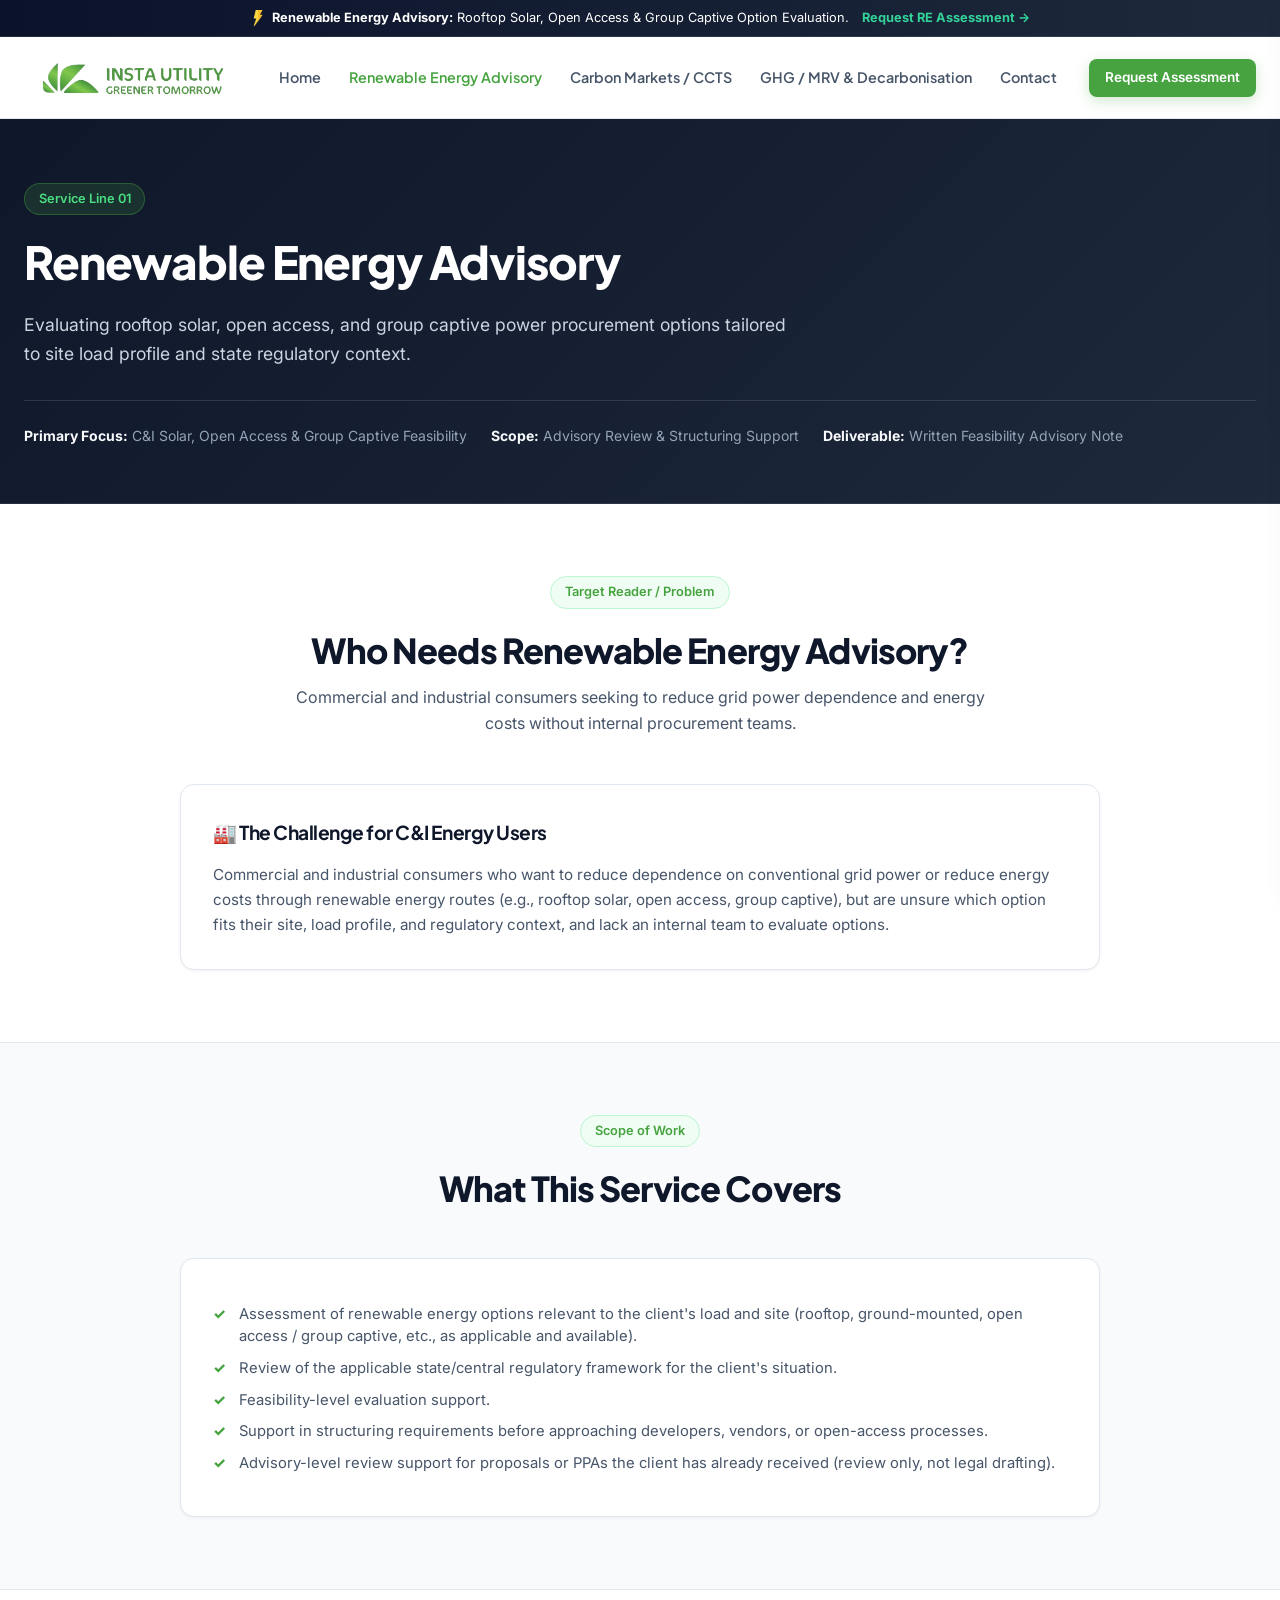
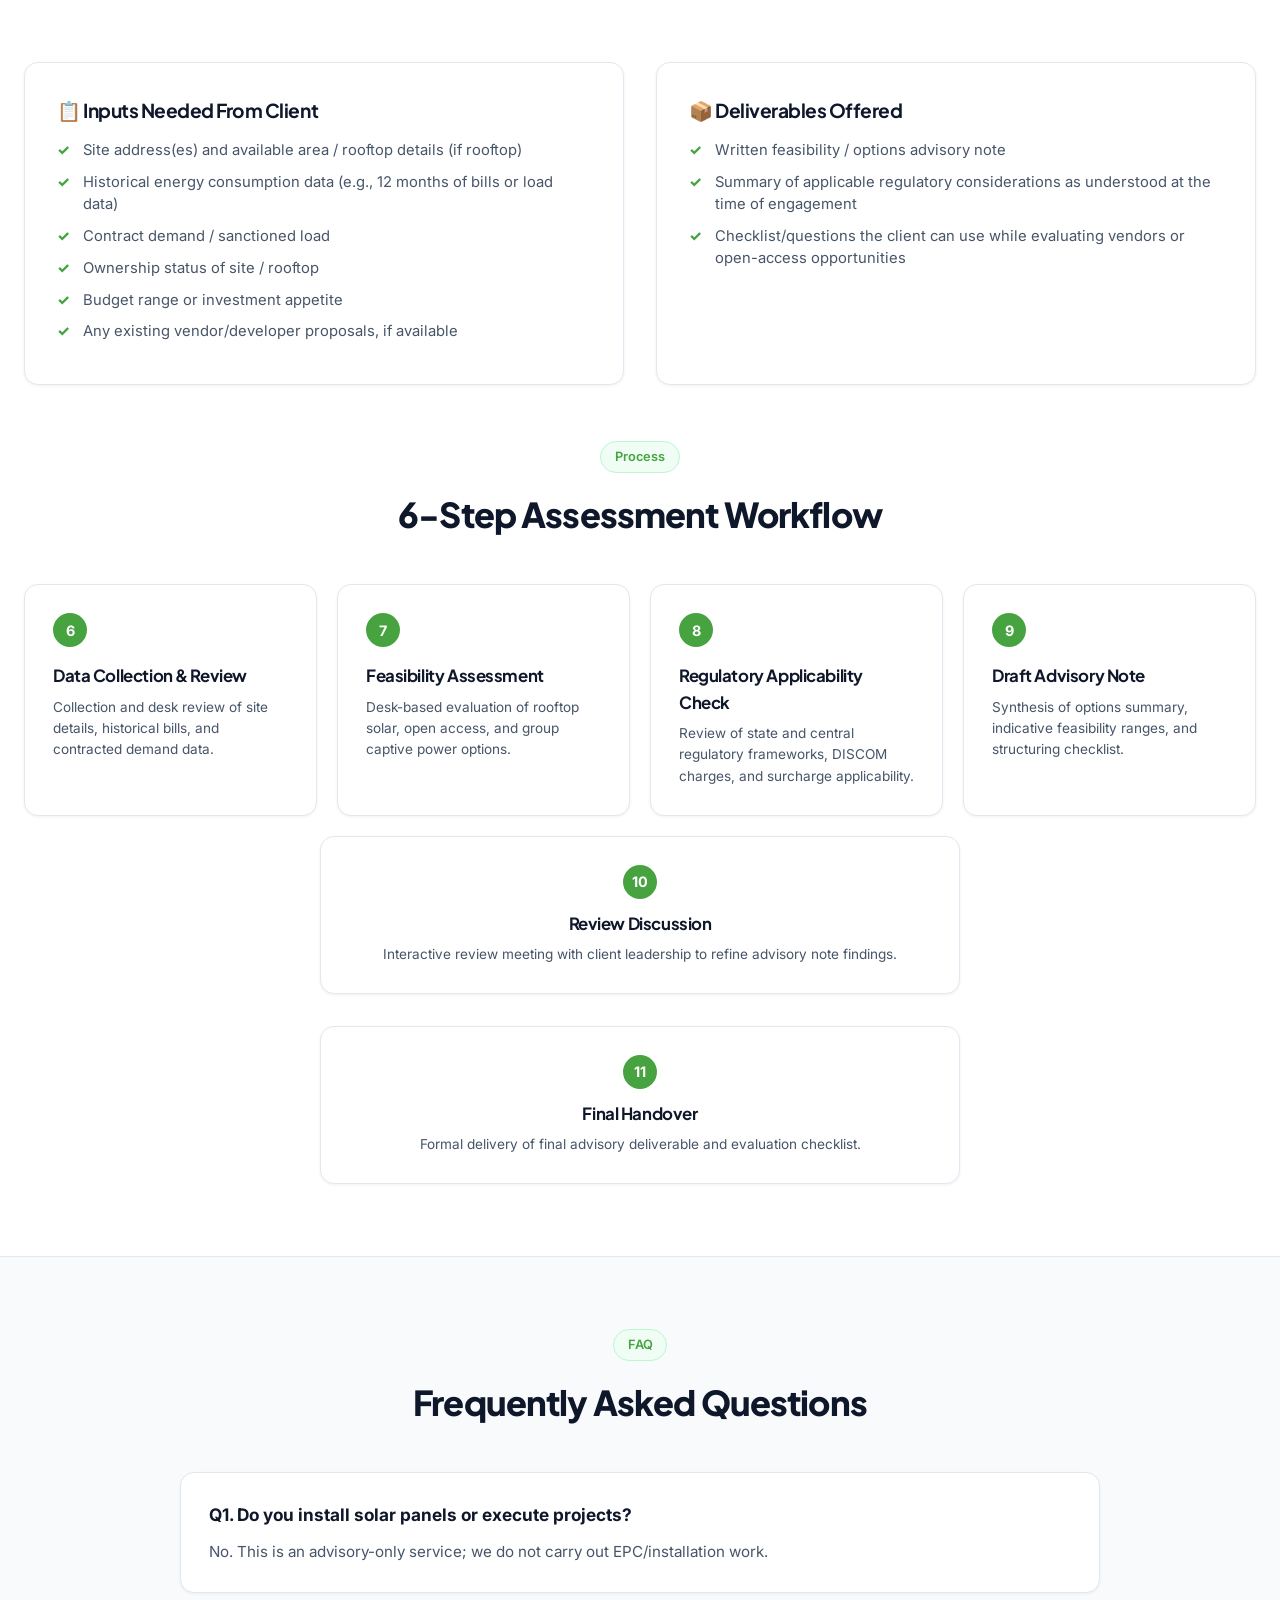
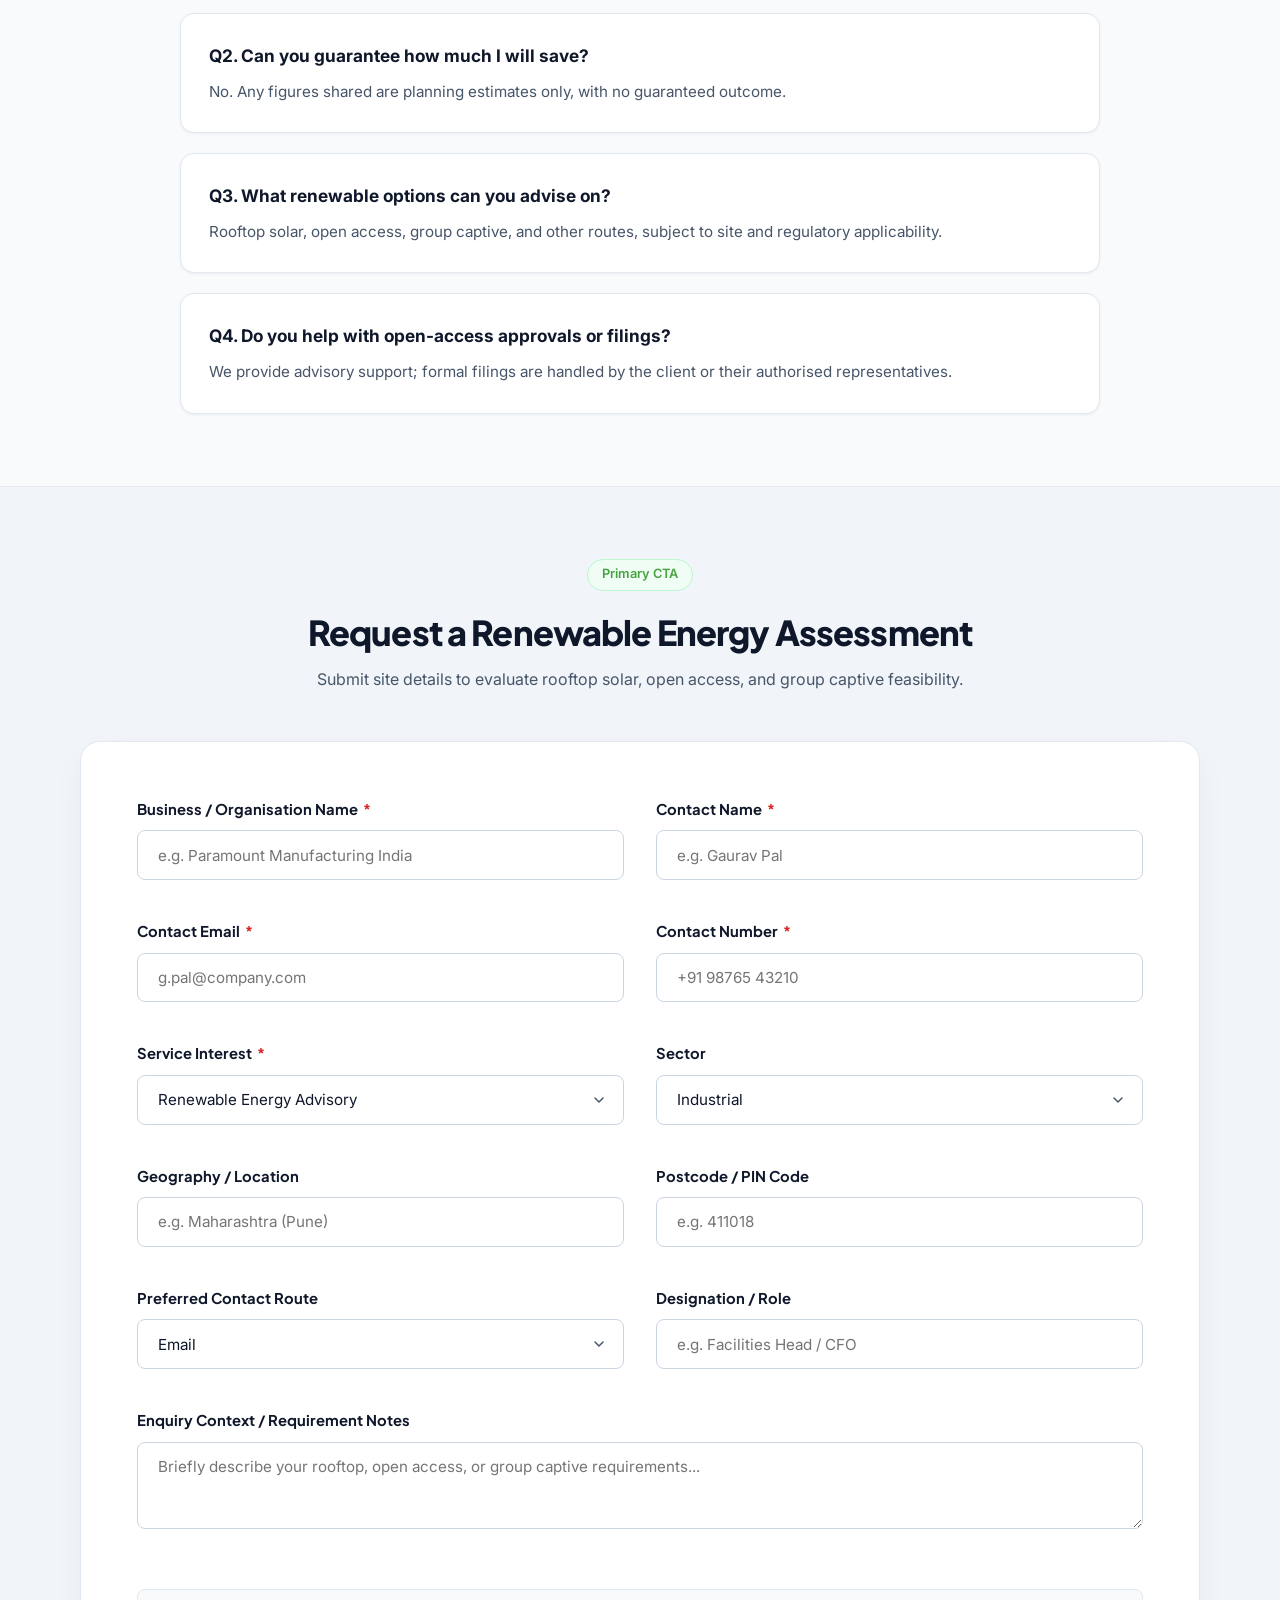
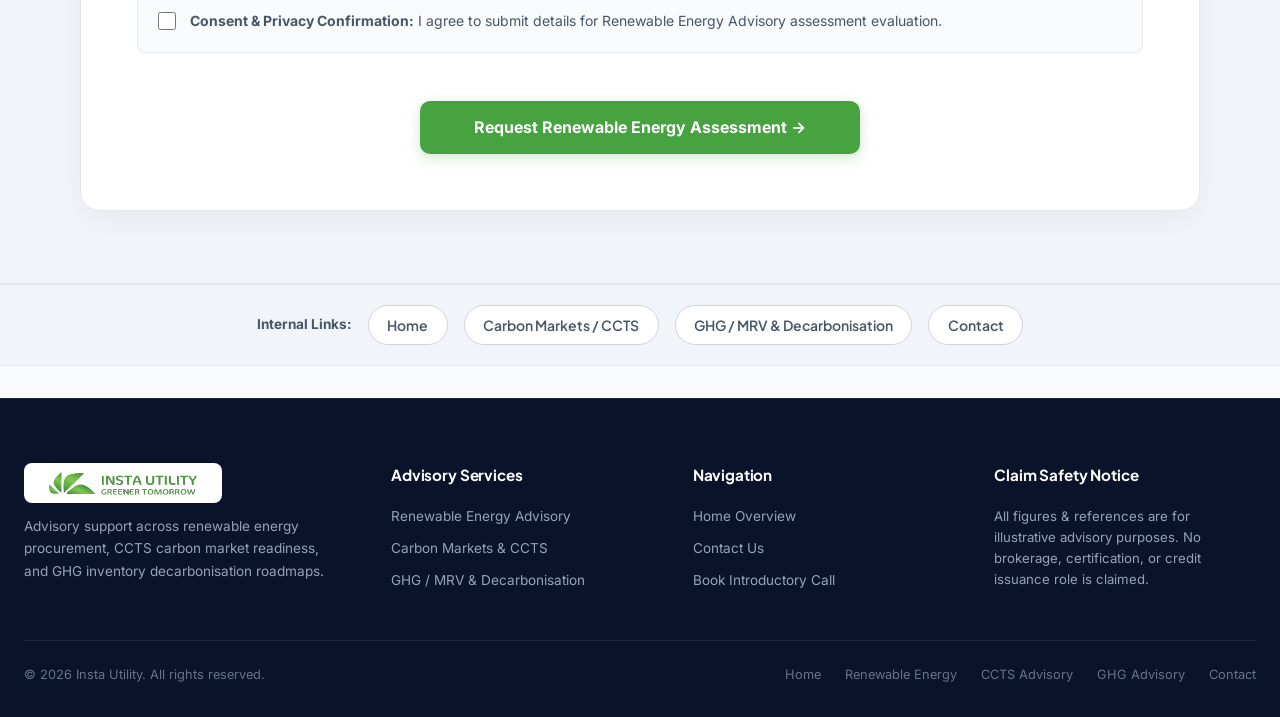
<file: renewable-energy-advisory.html>
<!DOCTYPE html>
<html lang="en">

<head>
  <!-- Google Tag Manager -->
  <script>(function (w, d, s, l, i) {
      w[l] = w[l] || []; w[l].push({
        'gtm.start':
          new Date().getTime(), event: 'gtm.js'
      }); var f = d.getElementsByTagName(s)[0],
        j = d.createElement(s), dl = l != 'dataLayer' ? '&l=' + l : ''; j.async = true; j.src =
          'https://www.googletagmanager.com/gtm.js?id=' + i + dl; f.parentNode.insertBefore(j, f);
    })(window, document, 'script', 'dataLayer', 'GTM-W5MGDDCR');</script>
  <!-- End Google Tag Manager -->

  <!-- Google Tag (gtag.js) - GA4 Staging Direct DebugView Emitter (G-CX448B8NZM) -->
  <script async id="ga4-gtag-loader" src="https://www.googletagmanager.com/gtag/js?id=G-CX448B8NZM"></script>
  <script>
    window.dataLayer = window.dataLayer || [];
    function gtag() { dataLayer.push(arguments); }
    window.gtag = gtag;
    gtag('js', new Date());
    gtag('config', 'G-CX448B8NZM', { 'debug_mode': true });
  </script>

  <meta charset="UTF-8">
  <meta name="viewport" content="width=device-width, initial-scale=1.0">
  <meta name="robots" content="noindex, nofollow">
  <meta name="description" content="Assess rooftop, open access and group captive options for commercial renewable energy procurement in India.">
  <title>Renewable Energy Advisory | Insta Utility</title>

  <!-- Canonical Link -->
  <link rel="canonical" href="https://www.instautility.com/renewable-energy-advisory.html">

  <!-- Open Graph & Social Meta Tags -->
  <meta property="og:type" content="article">
  <meta property="og:title" content="Renewable Energy Advisory | Insta Utility">
  <meta property="og:description" content="Evaluating rooftop solar, open access, and group captive power procurement options tailored to site load profile.">
  <meta property="og:url" content="https://www.instautility.com/renewable-energy-advisory.html">
  <meta property="og:site_name" content="Insta Utility">
  <meta property="og:image" content="https://www.instautility.com/assets/insta-utility-logo.png">

  <!-- Favicon -->
  <link rel="icon" type="image/png" sizes="32x32" href="assets/favicon.png">
  <link rel="icon" type="image/png" sizes="16x16" href="assets/favicon.png">
  <link rel="apple-touch-icon" href="assets/favicon.png">

  <!-- Google Fonts: Plus Jakarta Sans & Inter -->
  <link rel="preconnect" href="https://fonts.googleapis.com">
  <link rel="preconnect" href="https://fonts.gstatic.com" crossorigin>
  <link
    href="https://fonts.googleapis.com/css2?family=Inter:wght@400;500;600;700&family=Plus+Jakarta+Sans:wght@500;600;700;800&display=swap"
    rel="stylesheet">

  <link rel="stylesheet" href="styles.css">

  <!-- JSON-LD Service Schema -->
  <script type="application/ld+json">
  {
    "@context": "https://schema.org",
    "@type": "Service",
    "name": "Renewable Energy Advisory",
    "url": "https://www.instautility.com/renewable-energy-advisory.html",
    "provider": {
      "@type": "Organization",
      "name": "Insta Utility",
      "url": "https://www.instautility.com/",
      "logo": "https://www.instautility.com/assets/insta-utility-logo.png"
    },
    "serviceType": "Energy Procurement Advisory",
    "description": "Evaluating rooftop solar, open access, and group captive power procurement options tailored to site load profile."
  }
  </script>
</head>


<body>
  <!-- Google Tag Manager (noscript) -->
  <noscript><iframe src="https://www.googletagmanager.com/ns.html?id=GTM-W5MGDDCR" height="0" width="0"
      style="display:none;visibility:hidden"></iframe></noscript>
  <!-- End Google Tag Manager (noscript) -->

  <!-- TOP ANNOUNCEMENT BAR -->
  <div class="top-announcement-bar">
    <div class="container announcement-content">
      <span><img src="assets/lighting.png" alt="⚡" class="announcement-icon-img" width="16" height="16"><strong>Renewable Energy
          Advisory:</strong> Rooftop Solar, Open Access &amp; Group Captive Option Evaluation.</span>
      <a href="#intake-form" class="announcement-link">Request RE Assessment &rarr;</a>
    </div>
  </div>

  <!-- HEADER NAVIGATION -->
  <header>
    <div class="container header-content">
      <a href="index.html" class="brand-logo">
        <img src="assets/insta-utility-logo.png"
          alt="Insta Utility - Greener Tomorrow" class="header-logo-img" width="217" height="44">
      </a>
      <button class="mobile-menu-toggle" id="mobileMenuBtn" aria-label="Open Mobile Menu" onclick="openMobileDrawer()">
        <span class="hamburger-bar"></span>
        <span class="hamburger-bar"></span>
        <span class="hamburger-bar"></span>
      </button>
      <div class="header-nav-container" id="headerNavContainer">
        <nav class="header-nav-links">
          <a href="index.html" class="nav-link">Home</a>
          <a href="renewable-energy-advisory.html" class="nav-link active">Renewable Energy Advisory</a>
          <a href="carbon-markets-ccts.html" class="nav-link">Carbon Markets / CCTS</a>
          <a href="ghg-mrv-decarbonisation.html" class="nav-link">GHG / MRV &amp; Decarbonisation</a>
          <a href="contact.html" class="nav-link">Contact</a>
        </nav>
        <div class="header-actions">
          <a href="#intake-form" class="btn btn-emerald btn-sm header-btn">Request Assessment</a>
        </div>
      </div>
    </div>
  </header>

  <!-- OFF-CANVAS MOBILE NAVIGATION DRAWER -->
  <div class="mobile-drawer-overlay" id="mobileDrawerOverlay" onclick="closeMobileDrawer()"></div>
  <div class="mobile-drawer-panel" id="mobileDrawerPanel">
    <div class="mobile-drawer-header">
      <a href="index.html" class="brand-logo" onclick="closeMobileDrawer()">
        <img src="assets/insta-utility-logo.png" alt="Insta Utility Logo"
          class="header-logo-img" width="217" height="44">
      </a>
      <button class="mobile-drawer-close" aria-label="Close Menu" onclick="closeMobileDrawer()">✕</button>
    </div>
    <div class="mobile-drawer-body">
      <nav class="mobile-drawer-nav">
        <a href="index.html" class="mobile-nav-link" onclick="closeMobileDrawer()">Home Overview</a>
        <a href="renewable-energy-advisory.html" class="mobile-nav-link active" onclick="closeMobileDrawer()">Renewable
          Energy Advisory &rarr;</a>
        <a href="carbon-markets-ccts.html" class="mobile-nav-link" onclick="closeMobileDrawer()">Carbon Markets / CCTS
          &rarr;</a>
        <a href="ghg-mrv-decarbonisation.html" class="mobile-nav-link" onclick="closeMobileDrawer()">GHG / MRV &amp;
          Decarbonisation &rarr;</a>
        <a href="contact.html" class="mobile-nav-link" onclick="closeMobileDrawer()">Contact &rarr;</a>
      </nav>
      <div class="mobile-drawer-cta">
        <a href="#intake-form" class="btn btn-emerald" style="width:100%; text-align:center;"
          onclick="closeMobileDrawer()">Request Assessment &rarr;</a>
      </div>
      <div class="mobile-drawer-footer">
        <p style="font-size:0.775rem; color:var(--text-muted);">Insta Utility — Renewable Energy Advisory</p>
      </div>
    </div>
  </div>

  <!-- HERO SECTION -->
  <section class="launch-hero">
    <div class="container">
      <div class="pill-badge">
        <span>Service Line 01</span>
      </div>
      <h1>Renewable Energy Advisory</h1>
      <p class="hero-lead">
        Evaluating rooftop solar, open access, and group captive power procurement options tailored to site load profile
        and state regulatory context.
      </p>



      <div class="launch-hero-meta">
        <div><strong>Primary Focus:</strong> C&amp;I Solar, Open Access &amp; Group Captive Feasibility</div>
        <div><strong>Scope:</strong> Advisory Review &amp; Structuring Support</div>
        <div><strong>Deliverable:</strong> Written Feasibility Advisory Note</div>
      </div>
    </div>
  </section>

  <!-- TARGET READER / PROBLEM -->
  <section style="background:var(--bg-surface); border-bottom:1px solid var(--border-subtle);">
    <div class="container">
      <div class="section-header">
        <span class="pill-badge">Target Reader / Problem</span>
        <h2 class="section-title">Who Needs Renewable Energy Advisory?</h2>
        <p class="section-subtitle">Commercial and industrial consumers seeking to reduce grid power dependence and
          energy costs without internal procurement teams.</p>
      </div>

      <div class="info-card" style="max-width:920px; margin:0 auto;">
        <h3>🏭 The Challenge for C&amp;I Energy Users</h3>
        <p>
          Commercial and industrial consumers who want to reduce dependence on conventional grid power or reduce energy
          costs through renewable energy routes (e.g., rooftop solar, open access, group captive), but are unsure which
          option fits their site, load profile, and regulatory context, and lack an internal team to evaluate options.
        </p>
      </div>
    </div>
  </section>

  <!-- WHAT THIS SERVICE COVERS -->
  <section>
    <div class="container">
      <div class="section-header">
        <span class="pill-badge">Scope of Work</span>
        <h2 class="section-title">What This Service Covers</h2>
      </div>

      <div class="info-card" style="max-width:920px; margin:0 auto;">
        <ul>
          <li>Assessment of renewable energy options relevant to the client's load and site (rooftop, ground-mounted,
            open access / group captive, etc., as applicable and available).</li>
          <li>Review of the applicable state/central regulatory framework for the client's situation.</li>
          <li>Feasibility-level evaluation support.</li>
          <li>Support in structuring requirements before approaching developers, vendors, or open-access processes.</li>
          <li>Advisory-level review support for proposals or PPAs the client has already received (review only, not
            legal drafting).</li>
        </ul>

      </div>
    </div>
  </section>

  <!-- INPUTS NEEDED & DELIVERABLES -->
  <section
    style="background:var(--bg-surface); border-top:1px solid var(--border-subtle); border-bottom:1px solid var(--border-subtle);">
    <div class="container">
      <div class="info-grid-2">
        <div class="info-card">
          <h3>📋 Inputs Needed From Client</h3>
          <ul>
            <li>Site address(es) and available area / rooftop details (if rooftop)</li>
            <li>Historical energy consumption data (e.g., 12 months of bills or load data)</li>
            <li>Contract demand / sanctioned load</li>
            <li>Ownership status of site / rooftop</li>
            <li>Budget range or investment appetite</li>
            <li>Any existing vendor/developer proposals, if available</li>
          </ul>
        </div>

        <div class="info-card">
          <h3>📦 Deliverables Offered</h3>
          <ul>
            <li>Written feasibility / options advisory note</li>
            <li>Summary of applicable regulatory considerations as understood at the time of engagement</li>
            <li>Checklist/questions the client can use while evaluating vendors or open-access opportunities</li>
          </ul>
        </div>
      </div>

      <!-- PROCESS (STEPS 6 TO 11) -->
      <div style="margin-top:3.5rem;">
        <div class="section-header">
          <span class="pill-badge">Process</span>
          <h2 class="section-title">6-Step Assessment Workflow</h2>
        </div>

        <div class="steps-grid">
          <div class="step-box">
            <div class="step-num">6</div>
            <h4>Data Collection &amp; Review</h4>
            <p>Collection and desk review of site details, historical bills, and contracted demand data.</p>
          </div>

          <div class="step-box">
            <div class="step-num">7</div>
            <h4>Feasibility Assessment</h4>
            <p>Desk-based evaluation of rooftop solar, open access, and group captive power options.</p>
          </div>

          <div class="step-box">
            <div class="step-num">8</div>
            <h4>Regulatory Applicability Check</h4>
            <p>Review of state and central regulatory frameworks, DISCOM charges, and surcharge applicability.</p>
          </div>

          <div class="step-box">
            <div class="step-num">9</div>
            <h4>Draft Advisory Note</h4>
            <p>Synthesis of options summary, indicative feasibility ranges, and structuring checklist.</p>
          </div>
        </div>

        <div class="info-grid-2" style="max-width:640px; margin:1.25rem auto 0 auto;">
          <div class="step-box" style="text-align:center;">
            <div class="step-num" style="margin:0 auto 0.75rem auto;">10</div>
            <h4>Review Discussion</h4>
            <p>Interactive review meeting with client leadership to refine advisory note findings.</p>
          </div>
          <div class="step-box" style="text-align:center;">
            <div class="step-num" style="margin:0 auto 0.75rem auto;">11</div>
            <h4>Final Handover</h4>
            <p>Formal delivery of final advisory deliverable and evaluation checklist.</p>
          </div>
        </div>
      </div>
    </div>
  </section>


  <!-- FREQUENTLY ASKED QUESTIONS -->
  <section>
    <div class="container">
      <div class="section-header">
        <span class="pill-badge">FAQ</span>
        <h2 class="section-title">Frequently Asked Questions</h2>
      </div>

      <div class="faq-list">
        <div class="faq-item">
          <div class="faq-question">Q1. Do you install solar panels or execute projects?</div>
          <div class="faq-answer">No. This is an advisory-only service; we do not carry out EPC/installation work.</div>
        </div>

        <div class="faq-item">
          <div class="faq-question">Q2. Can you guarantee how much I will save?</div>
          <div class="faq-answer">No. Any figures shared are planning estimates only, with no guaranteed outcome.</div>
        </div>

        <div class="faq-item">
          <div class="faq-question">Q3. What renewable options can you advise on?</div>
          <div class="faq-answer">Rooftop solar, open access, group captive, and other routes, subject to site and
            regulatory applicability.</div>
        </div>

        <div class="faq-item">
          <div class="faq-question">Q4. Do you help with open-access approvals or filings?</div>
          <div class="faq-answer">We provide advisory support; formal filings are handled by the client or their
            authorised representatives.</div>
        </div>
      </div>
    </div>
  </section>

  <!-- INTAKE FORM SECTION -->
  <section class="form-section" id="intake-form">
    <div class="container">
      <div class="section-header">
        <span class="pill-badge">Primary CTA</span>
        <h2 class="section-title">Request a Renewable Energy Assessment</h2>
        <p class="section-subtitle">Submit site details to evaluate rooftop solar, open access, and group captive
          feasibility.</p>
      </div>

      <div class="form-card-container">
        <form id="diagnosticForm" onsubmit="handleFormSubmit(event)">
          <div class="form-grid">

            <div class="form-group">
              <div class="label-wrapper">
                <label class="form-label" for="account_name"><span>Business / Organisation Name</span> <span
                    class="req">*</span></label>
              </div>
              <input type="text" id="account_name" class="form-control" placeholder="e.g. Paramount Manufacturing India"
                required>
            </div>

            <div class="form-group">
              <div class="label-wrapper">
                <label class="form-label" for="contact_name"><span>Contact Name</span> <span
                    class="req">*</span></label>
              </div>
              <input type="text" id="contact_name" class="form-control" placeholder="e.g. Gaurav Pal" required>
            </div>

            <div class="form-group">
              <div class="label-wrapper">
                <label class="form-label" for="contact_email"><span>Contact Email</span> <span
                    class="req">*</span></label>
              </div>
              <input type="email" id="contact_email" class="form-control" placeholder="g.pal@company.com" required>
            </div>

            <div class="form-group">
              <div class="label-wrapper">
                <label class="form-label" for="contact_phone"><span>Contact Number</span> <span
                    class="req">*</span></label>
              </div>
              <input type="tel" id="contact_phone" class="form-control" placeholder="+91 98765 43210" required>
            </div>

            <div class="form-group">
              <div class="label-wrapper">
                <label class="form-label" for="service_interest"><span>Service Interest</span> <span
                    class="req">*</span></label>
              </div>
              <select id="service_interest" class="form-control" required>
                <option value="Renewable Energy Advisory" selected>Renewable Energy Advisory</option>
                <option value="Carbon Markets / CCTS">Carbon Markets / CCTS</option>
                <option value="GHG / MRV & Decarbonisation">GHG / MRV &amp; Decarbonisation</option>
              </select>
            </div>

            <div class="form-group">
              <div class="label-wrapper">
                <label class="form-label" for="sector_type"><span>Sector</span></label>
              </div>
              <select id="sector_type" class="form-control">
                <option value="">-- Select Sector --</option>
                <option value="Commercial">Commercial</option>
                <option value="Industrial" selected>Industrial</option>
                <option value="Public Sector">Public Sector</option>
                <option value="Education">Education</option>
                <option value="Healthcare">Healthcare</option>
                <option value="Hospitality">Hospitality</option>
                <option value="Retail">Retail</option>
                <option value="Manufacturing">Manufacturing</option>
                <option value="Property / Real Estate">Property / Real Estate</option>
                <option value="Other">Other</option>
              </select>
            </div>

            <div class="form-group">
              <div class="label-wrapper">
                <label class="form-label" for="state_location"><span>Geography / Location</span></label>
              </div>
              <input type="text" id="state_location" class="form-control" placeholder="e.g. Maharashtra (Pune)">
            </div>

            <div class="form-group">
              <div class="label-wrapper">
                <label class="form-label" for="postcode"><span>Postcode / PIN Code</span></label>
              </div>
              <input type="text" id="postcode" class="form-control" placeholder="e.g. 411018">
            </div>

            <div class="form-group">
              <div class="label-wrapper">
                <label class="form-label" for="preferred_contact_route"><span>Preferred Contact Route</span></label>
              </div>
              <select id="preferred_contact_route" class="form-control">
                <option value="Email">Email</option>
                <option value="Phone">Phone</option>
              </select>
            </div>

            <div class="form-group">
              <div class="label-wrapper">
                <label class="form-label" for="buyer_role"><span>Designation / Role</span></label>
              </div>
              <input type="text" id="buyer_role" class="form-control" placeholder="e.g. Facilities Head / CFO">
            </div>

            <div class="form-group full-width">
              <div class="label-wrapper">
                <label class="form-label" for="enquiry_context"><span>Enquiry Context / Requirement Notes</span></label>
              </div>
              <textarea id="enquiry_context" class="form-control" rows="3"
                placeholder="Briefly describe your rooftop, open access, or group captive requirements..."></textarea>
            </div>

            <div class="form-group full-width">
              <div class="checkbox-group">
                <input type="checkbox" id="privacy_consent" required>
                <label for="privacy_consent">
                  <strong>Consent &amp; Privacy Confirmation:</strong> I agree to submit details for Renewable Energy
                  Advisory assessment evaluation.
                </label>
              </div>
            </div>
          </div>

          <div class="form-submit-container">
            <button type="submit" class="btn btn-emerald btn-lg-submit">
              <span>Request Renewable Energy Assessment &rarr;</span>
            </button>
          </div>
        </form>

        <div class="diagnostic-result-container" id="submissionResult">
          <div class="diag-header">
            <div class="diag-title-area">
              <h3><img src="assets/success.png" alt="✓" width="28" height="28" style="width:28px; height:28px;"> Assessment Request Submitted</h3>
              <p>Your request has been logged. Ref: <span id="generatedRef">IU-2026-0925-0000</span></p>
            </div>
          </div>
          <div id="crmOutcomeBanner"></div>
        </div>
      </div>
    </div>
  </section>

  <!-- INTERNAL LINKS BAR -->
  <div class="cross-nav-pills">
    <div class="container cross-nav-container">
      <span style="font-size:0.85rem; font-weight:700; color:var(--text-muted);">Internal Links:</span>
      <a href="index.html" class="nav-pill-item">Home</a>
      <a href="carbon-markets-ccts.html" class="nav-pill-item">Carbon Markets / CCTS</a>
      <a href="ghg-mrv-decarbonisation.html" class="nav-pill-item">GHG / MRV &amp; Decarbonisation</a>
      <a href="contact.html" class="nav-pill-item">Contact</a>
    </div>
  </div>

  <!-- FOOTER -->
  <footer>
    <div class="container">
      <div class="footer-grid">
        <div class="footer-col brand-col">
          <a href="index.html" class="brand-logo">
            <img src="assets/insta-utility-logo.png" alt="Insta Utility Logo"
              class="footer-logo-img" width="198" height="40">
          </a>
          <p class="footer-bio">
            Advisory support across renewable energy procurement, CCTS carbon market readiness, and GHG
            inventory decarbonisation roadmaps.
          </p>
        </div>

        <div class="footer-col">
          <div class="footer-heading">Advisory Services</div>
          <ul class="footer-links">
            <li><a href="renewable-energy-advisory.html">Renewable Energy Advisory</a></li>
            <li><a href="carbon-markets-ccts.html">Carbon Markets &amp; CCTS</a></li>
            <li><a href="ghg-mrv-decarbonisation.html">GHG / MRV &amp; Decarbonisation</a></li>
          </ul>
        </div>

        <div class="footer-col">
          <div class="footer-heading">Navigation</div>
          <ul class="footer-links">
            <li><a href="index.html">Home Overview</a></li>
            <li><a href="contact.html">Contact Us</a></li>
            <li><a href="#intake-form">Book Introductory Call</a></li>
          </ul>
        </div>

        <div class="footer-col">
          <div class="footer-heading">Claim Safety Notice</div>
          <p class="footer-cta-desc">
            All figures &amp; references are for illustrative advisory purposes. No brokerage, certification, or credit
            issuance role is claimed.
          </p>
        </div>
      </div>

      <div class="footer-bottom">
        <div class="footer-copy">&copy; 2026 Insta Utility. All rights reserved.</div>
        <div class="footer-bottom-links">
          <a href="index.html">Home</a>
          <a href="renewable-energy-advisory.html">Renewable Energy</a>
          <a href="carbon-markets-ccts.html">CCTS Advisory</a>
          <a href="ghg-mrv-decarbonisation.html">GHG Advisory</a>
          <a href="contact.html">Contact</a>
        </div>
      </div>
    </div>
  </footer>

  <script src="app.js"></script>
</body>

</html>
</file>
<file: styles.css>
/* ==========================================================================
   INSTA UTILITY MAIN STYLESHEET
   ========================================================================== */

:root {
  /* Colors */
  --bg-main: #f8fafc;
  --bg-surface: #ffffff;
  --bg-surface-subtle: #f1f5f9;
  --bg-surface-hover: #e2e8f0;

  --text-main: #0f172a;
  --text-muted: #475569;
  --text-light: #64748b;

  --primary-emerald: #46a340;
  --primary-emerald-hover: #3b8c35;
  --primary-emerald-light: #f0fdf4;
  --primary-emerald-border: #bbf7d0;

  --accent-navy: #1e293b;
  --accent-blue: #2563eb;
  --accent-blue-light: #eff6ff;

  --amber-staging: #d97706;
  --amber-staging-bg: #fffbe6;
  --amber-staging-border: #fde68a;

  --border-subtle: #e2e8f0;
  --border-medium: #cbd5e1;

  --shadow-sm: 0 1px 3px rgba(15, 23, 42, 0.06);
  --shadow-md: 0 4px 16px -2px rgba(15, 23, 42, 0.08);
  --shadow-lg: 0 12px 32px -4px rgba(15, 23, 42, 0.1);

  --radius-sm: 8px;
  --radius-md: 14px;
  --radius-lg: 20px;
  --radius-full: 9999px;

  --font-title: 'Plus Jakarta Sans', -apple-system, BlinkMacSystemFont, sans-serif;
  --font-body: 'Inter', -apple-system, BlinkMacSystemFont, sans-serif;
  --transition: all 0.2s ease-in-out;
}

/* Reset & Base */
*,
*::before,
*::after {
  box-sizing: border-box;
  margin: 0;
  padding: 0;
}

html {
  scroll-behavior: smooth;
  font-family: var(--font-body);
  background-color: var(--bg-main);
  color: var(--text-main);
  line-height: 1.6;
  -webkit-font-smoothing: antialiased;
  -moz-osx-font-smoothing: grayscale;
}

body {
  min-height: 100vh;
  display: flex;
  flex-direction: column;
  overflow-x: hidden;
}

h1,
h2,
h3,
h4,
h5,
h6 {
  font-family: var(--font-title);
  color: var(--text-main);
  letter-spacing: -0.025em;
}

a {
  color: var(--primary-emerald);
  text-decoration: none;
}

a:hover {
  color: var(--primary-emerald-hover);
}

/* Layout Container */
.container {
  width: 100%;
  max-width: 1452px;
  margin: 0 auto;
  padding: 0 1.5rem;
}

/* Staging Top Alert Banner */
.staging-banner {
  background: var(--amber-staging-bg);
  border-bottom: 1px solid var(--amber-staging-border);
  color: #92400e;
  padding: 0.6rem 1.25rem;
  font-size: 0.825rem;
  font-weight: 600;
  display: flex;
  align-items: center;
  justify-content: space-between;
  gap: 1rem;
  position: sticky;
  top: 0;
  z-index: 1000;
  box-shadow: var(--shadow-sm);
  flex-wrap: wrap;
}

.staging-banner-content {
  display: flex;
  align-items: center;
  gap: 0.6rem;
  flex-wrap: wrap;
}

.staging-banner-text {
  font-size: 0.825rem;
  line-height: 1.4;
}

.staging-banner .badge {
  background: var(--amber-staging);
  color: #ffffff;
  padding: 0.2rem 0.6rem;
  border-radius: var(--radius-sm);
  font-size: 0.725rem;
  font-weight: 700;
  letter-spacing: 0.04em;
  text-transform: uppercase;
  flex-shrink: 0;
  white-space: nowrap;
}

.staging-banner button {
  background: #ffffff;
  border: 1px solid #fcd34d;
  color: #b45309;
  padding: 0.3rem 0.75rem;
  border-radius: var(--radius-sm);
  cursor: pointer;
  font-weight: 600;
  font-size: 0.775rem;
  transition: var(--transition);
  white-space: nowrap;
  flex-shrink: 0;
}

/* Top Announcement Bar */
.top-announcement-bar {
  background: linear-gradient(90deg, #0b132b 0%, #1e293b 100%);
  color: #ffffff;
  padding: 0.5rem 0;
  font-size: 0.8rem;
  border-bottom: 1px solid rgba(255, 255, 255, 0.1);
}

.announcement-content {
  display: flex;
  align-items: center;
  justify-content: center;
  gap: 0.85rem;
  flex-wrap: wrap;
  text-align: center;
}

.announcement-badge {
  background: var(--primary-emerald);
  color: #ffffff;
  font-weight: 700;
  font-size: 0.7rem;
  padding: 0.15rem 0.55rem;
  border-radius: var(--radius-sm);
  letter-spacing: 0.03em;
  text-transform: uppercase;
  flex-shrink: 0;
}

.announcement-text {
  color: #cbd5e1;
  font-weight: 500;
}

.announcement-icon-img {
  width: 16px;
  height: 16px;
  aspect-ratio: 1 / 1;
  vertical-align: middle;
  display: inline-block;
  margin-right: 0.35rem;
  margin-top: -2px;
  object-fit: contain;
}

.announcement-link {
  color: #34d399;
  font-weight: 700;
  text-decoration: none;
  transition: var(--transition);
  white-space: nowrap;
}

.announcement-link:hover {
  color: #6ee7b7;
  text-decoration: underline;
}

/* Header Navigation */
header {
  background: var(--bg-surface);
  border-bottom: 1px solid var(--border-subtle);
  padding: 1.15rem 0;
}

.header-content {
  display: flex;
  align-items: center;
  justify-content: space-between;
  gap: 1rem;
  position: relative;
}

.brand-logo {
  /* display: flex; */
  align-items: center;
  justify-content: center;
  gap: 0.85rem;
  text-decoration: none;
  flex-shrink: 0;
}

.header-logo-img {
  height: 44px;
  width: auto;
  aspect-ratio: 697 / 141;
  max-width: 100%;
  display: block;
  object-fit: contain;
}

/* Header Navigation Container */
.header-nav-container {
  display: flex;
  align-items: center;
  gap: 2rem;
}

.header-nav-links {
  display: flex;
  align-items: center;
  gap: 1.75rem;
}

.nav-link {
  font-family: var(--font-title);
  font-size: 0.9rem;
  font-weight: 600;
  color: var(--text-muted);
  text-decoration: none;
  transition: var(--transition);
}

.nav-link:hover,
.nav-link.active {
  color: var(--primary-emerald);
}

.header-actions {
  display: flex;
  align-items: center;
  gap: 0.75rem;
}

/* Mobile Hamburger Toggle Button (Hidden on Desktop) */
.mobile-menu-toggle {
  display: none;
  flex-direction: column;
  justify-content: space-between;
  width: 28px;
  height: 20px;
  background: transparent;
  border: none;
  cursor: pointer;
  padding: 0;
  z-index: 1001;
}

.hamburger-bar {
  width: 100%;
  height: 3px;
  background-color: var(--text-main);
  border-radius: 3px;
  transition: transform 0.3s ease, opacity 0.3s ease;
}

/* ==========================================================================
   OFF-CANVAS MOBILE SLIDE-OUT DRAWER SYSTEM
   ========================================================================== */
.mobile-drawer-overlay {
  position: fixed;
  inset: 0;
  background: rgba(15, 23, 42, 0.6);
  backdrop-filter: blur(4px);
  z-index: 2000;
  opacity: 0;
  visibility: hidden;
  transition: all 0.3s ease;
}

.mobile-drawer-overlay.active {
  opacity: 1;
  visibility: visible;
}

.mobile-drawer-panel {
  position: fixed;
  top: 0;
  right: -340px;
  width: 310px;
  max-width: 85vw;
  height: 100vh;
  background: var(--bg-surface);
  z-index: 2001;
  box-shadow: -8px 0 30px rgba(15, 23, 42, 0.25);
  display: flex;
  flex-direction: column;
  transition: right 0.35s cubic-bezier(0.16, 1, 0.3, 1);
}

.mobile-drawer-panel.active {
  right: 0;
}

.mobile-drawer-header {
  padding: 1.25rem 1.5rem;
  border-bottom: 1px solid var(--border-subtle);
  display: flex;
  align-items: center;
  justify-content: space-between;
  background: #ffffff;
}

.mobile-drawer-close {
  background: var(--bg-surface-subtle);
  border: 1px solid var(--border-subtle);
  width: 36px;
  height: 36px;
  border-radius: 50%;
  font-size: 1.1rem;
  font-weight: bold;
  color: var(--text-muted);
  cursor: pointer;
  display: flex;
  align-items: center;
  justify-content: center;
  transition: var(--transition);
}

.mobile-drawer-close:hover {
  background: #fee2e2;
  color: #dc2626;
  border-color: #fca5a5;
}

.mobile-drawer-body {
  padding: 1.5rem;
  display: flex;
  flex-direction: column;
  /* justify-content: space-between; */
  flex: 1;
  overflow-y: auto;
}

.mobile-drawer-nav {
  display: flex;
  flex-direction: column;
  gap: 0.65rem;
}

.mobile-nav-link {
  font-family: var(--font-title);
  font-size: 0.95rem;
  font-weight: 600;
  color: var(--text-main);
  padding: 0.85rem 1.15rem;
  border-radius: var(--radius-md);
  background: var(--bg-surface-subtle);
  border: 1px solid var(--border-subtle);
  text-decoration: none;
  transition: var(--transition);
  display: flex;
  align-items: center;
  justify-content: space-between;
}

.mobile-nav-link:hover,
.mobile-nav-link.active {
  background: var(--primary-emerald-light);
  border-color: var(--primary-emerald-border);
  color: var(--primary-emerald);
  font-weight: 700;
}

.mobile-drawer-cta {
  margin-top: 1.5rem;
}

.mobile-drawer-footer {
  margin-top: 2rem;
  padding-top: 1rem;
  border-top: 1px solid var(--border-subtle);
  text-align: center;
}

.header-badge {
  margin: 0;
}

.footer-logo-img {
  height: 40px;
  width: auto;
  aspect-ratio: 697 / 141;
  max-width: 100%;
  display: block;
  margin-bottom: 0.5rem;
  background: #ffffff;
  padding: 4px 10px;
  border-radius: var(--radius-sm);
}

.header-actions {
  display: flex;
  align-items: center;
  gap: 0.75rem;
  flex-wrap: wrap;
}

/* Buttons */
.btn {
  display: inline-flex;
  align-items: center;
  justify-content: center;
  gap: 0.5rem;
  padding: 0.75rem 1.5rem;
  font-family: var(--font-body);
  font-weight: 600;
  font-size: 0.95rem;
  border-radius: var(--radius-md);
  border: 1px solid transparent;
  cursor: pointer;
  transition: var(--transition);
  text-decoration: none;
  text-align: center;
}

.btn-emerald {
  background: var(--primary-emerald);
  color: #ffffff;
  box-shadow: 0 4px 14px rgba(70, 163, 64, 0.25);
}

.btn-emerald:hover {
  background: var(--primary-emerald-hover);
  color: #ffffff;
  transform: translateY(-1px);
  box-shadow: 0 6px 20px rgba(70, 163, 64, 0.35);
}

.btn-outline {
  background: var(--bg-surface);
  border-color: var(--border-medium);
  color: var(--text-main);
}

.btn-outline:hover {
  background: var(--bg-surface-subtle);
  border-color: var(--text-muted);
}

.btn-outline-ghost {
  background: rgba(255, 255, 255, 0.08);
  border: 1px solid rgba(255, 255, 255, 0.35);
  color: #ffffff !important;
}

.btn-outline-ghost:hover {
  background: rgba(255, 255, 255, 0.2);
  border-color: #ffffff;
  color: #ffffff !important;
  transform: translateY(-1px);
}

.btn-sm {
  padding: 0.45rem 0.95rem;
  font-size: 0.85rem;
  border-radius: var(--radius-sm);
}

/* Hero Section */
.hero {
  padding: 4.5rem 0 4rem 0;
  position: relative;
  background: linear-gradient(135deg, rgba(255, 255, 255, 0.94) 0%, rgba(241, 245, 249, 0.96) 100%), url('assets/ci_solar_factory_hero.png') center/cover no-repeat;
  border-bottom: 1px solid var(--border-subtle);
}

.hero-grid {
  display: grid;
  grid-template-columns: 1.15fr 0.85fr;
  gap: 3.5rem;
  align-items: center;
}

.pill-badge {
  display: inline-flex;
  align-items: center;
  gap: 0.4rem;
  background: var(--primary-emerald-light);
  color: var(--primary-emerald);
  border: 1px solid var(--primary-emerald-border);
  padding: 0.3rem 0.85rem;
  border-radius: var(--radius-full);
  font-size: 0.8rem;
  font-weight: 600;
  margin-bottom: 1.25rem;
}

.hero-content h1 {
  font-size: clamp(1.85rem, 4vw, 2.65rem);
  font-weight: 800;
  line-height: 1.22;
  color: var(--text-main);
  margin-bottom: 1.25rem;
  letter-spacing: -0.03em;
}

.hero-content h1 span.highlight {
  color: var(--primary-emerald);
}

.hero-lead {
  font-size: 1.05rem;
  color: var(--text-muted);
  margin-bottom: 2rem;
  max-width: 620px;
  line-height: 1.65;
}

.hero-cta-group {
  display: flex;
  align-items: center;
  gap: 1rem;
  flex-wrap: wrap;
  margin-bottom: 2.5rem;
}

.hero-specs-list {
  display: flex;
  flex-direction: column;
  gap: 0.75rem;
}

.spec-item {
  display: flex;
  align-items: flex-start;
  gap: 0.75rem;
  font-size: 0.925rem;
  color: var(--text-muted);
  line-height: 1.5;
}

.spec-icon {
  width: 22px;
  height: 22px;
  border-radius: 50%;
  background: var(--primary-emerald-light);
  color: var(--primary-emerald);
  display: flex;
  align-items: center;
  justify-content: center;
  font-size: 0.75rem;
  font-weight: bold;
  flex-shrink: 0;
  margin-top: 0.1rem;
}

.spec-icon-img {
  width: 22px;
  height: 22px;
  aspect-ratio: 1 / 1;
  object-fit: contain;
  flex-shrink: 0;
  margin-top: 0.1rem;
}

/* Hero Image & Feature Visual Container */
.hero-visual-wrapper {
  display: flex;
  flex-direction: column;
  gap: 1.25rem;
  width: 100%;
}

.hero-image-box {
  position: relative;
  border-radius: var(--radius-lg);
  overflow: hidden;
  box-shadow: 0 16px 36px -4px rgba(15, 23, 42, 0.18), 0 4px 12px rgba(70, 163, 64, 0.1);
  border: 1px solid var(--border-medium);
  width: 100%;
  height: 380px;
}

.hero-feature-img {
  width: 100%;
  height: 100%;
  object-fit: cover;
  display: block;
  transition: transform 0.5s ease;
}

.hero-image-box:hover .hero-feature-img {
  transform: scale(1.04);
}

.hero-image-overlay {
  position: absolute;
  bottom: 0;
  left: 0;
  right: 0;
  padding: 1rem 1.25rem;
  background: linear-gradient(to top, rgba(15, 23, 42, 0.88) 0%, rgba(15, 23, 42, 0) 100%);
  display: flex;
  align-items: center;
  justify-content: space-between;
}

.hero-img-badge {
  background: var(--primary-emerald);
  color: #ffffff;
  font-size: 0.775rem;
  font-weight: 700;
  padding: 0.35rem 0.85rem;
  border-radius: var(--radius-full);
  letter-spacing: 0.02em;
  box-shadow: 0 4px 12px rgba(70, 163, 64, 0.3);
}

/* Hero Calculator Preview Card with Smooth Animated Gradient Border */
.calc-card {
  position: relative;
  background: var(--bg-surface);
  border-radius: var(--radius-lg);
  padding: 2rem;
  box-shadow: 0 10px 30px -5px rgba(70, 163, 64, 0.12), 0 4px 16px -2px rgba(15, 23, 42, 0.08);
  isolation: isolate;
  transition: var(--transition);
}

.calc-card::before {
  content: '';
  position: absolute;
  inset: -2px;
  border-radius: calc(var(--radius-lg) + 2px);
  background: linear-gradient(135deg, #46a340, #10b981, #2563eb, #34d399, #46a340);
  background-size: 300% 300%;
  animation: calcGradientRotate 8s linear infinite;
  z-index: -2;
  opacity: 0.85;
}

.calc-card::after {
  content: '';
  position: absolute;
  inset: 0;
  background: var(--bg-surface);
  border-radius: var(--radius-lg);
  z-index: -1;
}

@keyframes calcGradientRotate {
  0% {
    background-position: 0% 50%;
  }

  50% {
    background-position: 100% 50%;
  }

  100% {
    background-position: 0% 50%;
  }
}

.calc-card-header {
  border-bottom: 1px solid var(--border-subtle);
  padding-bottom: 1rem;
  margin-bottom: 1.25rem;
}

.calc-card-header h3 {
  font-size: 1.15rem;
  font-weight: 700;
  letter-spacing: -0.02em;
}

.calc-card-header p {
  font-size: 0.85rem;
  color: var(--text-muted);
}

.calc-data-row {
  display: flex;
  justify-content: space-between;
  align-items: center;
  padding: 0.75rem 0;
  border-bottom: 1px dashed var(--border-subtle);
  font-size: 0.875rem;
  gap: 0.5rem;
}

.calc-data-row:last-child {
  border-bottom: none;
}

.calc-label {
  color: var(--text-muted);
}

.calc-val {
  font-weight: 600;
  color: var(--text-main);
  text-align: right;
}

/* Section Shared */
section {
  padding: 4.5rem 0;
}

.section-header {
  text-align: center;
  max-width: 720px;
  margin: 0 auto 3rem auto;
}

.section-title {
  font-size: clamp(1.6rem, 3.5vw, 2.15rem);
  font-weight: 800;
  color: var(--text-main);
  margin-bottom: 0.85rem;
  letter-spacing: -0.025em;
  line-height: 1.25;
}

.section-subtitle {
  color: var(--text-muted);
  font-size: 1rem;
  line-height: 1.6;
}

/* Who It's For Grid */
.persona-grid {
  display: grid;
  grid-template-columns: repeat(auto-fit, minmax(300px, 1fr));
  gap: 1.5rem;
}

.persona-card {
  background: var(--bg-surface);
  border: 1px solid var(--border-subtle);
  border-radius: var(--radius-md);
  padding: 2rem;
  box-shadow: var(--shadow-sm);
  transition: var(--transition);
}

.persona-card:hover {
  border-color: var(--primary-emerald-border);
  box-shadow: var(--shadow-md);
  transform: translateY(-2px);
}

.persona-icon {
  width: 44px;
  height: 44px;
  background: var(--primary-emerald-light);
  color: var(--primary-emerald);
  border-radius: var(--radius-md);
  display: flex;
  align-items: center;
  justify-content: center;
  font-size: 1.25rem;
  margin-bottom: 1.25rem;
}

.persona-card h3 {
  font-size: 1.15rem;
  font-weight: 700;
  margin-bottom: 0.5rem;
}

.persona-card p {
  color: var(--text-muted);
  font-size: 0.925rem;
  line-height: 1.6;
}

/* Deliverables Grid */
.deliv-grid {
  display: grid;
  grid-template-columns: repeat(auto-fit, minmax(240px, 1fr));
  gap: 1.5rem;
}

.deliv-card {
  background: var(--bg-surface);
  border: 1px solid var(--border-subtle);
  border-radius: var(--radius-md);
  padding: 1.75rem;
  box-shadow: var(--shadow-sm);
}

.deliv-card .badge-num {
  font-size: 0.75rem;
  font-weight: 700;
  color: var(--accent-blue);
  background: var(--accent-blue-light);
  padding: 0.2rem 0.55rem;
  border-radius: var(--radius-sm);
  display: inline-block;
  margin-bottom: 0.75rem;
}

.deliv-card h4 {
  font-size: 1.05rem;
  font-weight: 700;
  margin-bottom: 0.5rem;
}

.deliv-card p {
  font-size: 0.875rem;
  color: var(--text-muted);
  line-height: 1.55;
}

/* How It Works Steps */
.steps-grid {
  display: grid;
  grid-template-columns: repeat(4, 1fr);
  gap: 1.25rem;
}

.step-box {
  background: var(--bg-surface);
  border: 1px solid var(--border-subtle);
  border-radius: var(--radius-md);
  padding: 1.75rem;
  box-shadow: var(--shadow-sm);
  position: relative;
}

.step-num {
  width: 34px;
  height: 34px;
  background: var(--primary-emerald);
  color: #ffffff;
  border-radius: 50%;
  display: flex;
  align-items: center;
  justify-content: center;
  font-weight: 700;
  font-size: 0.9rem;
  margin-bottom: 1rem;
}

.step-box h4 {
  font-size: 1.05rem;
  font-weight: 700;
  margin-bottom: 0.4rem;
}

.step-box p {
  font-size: 0.85rem;
  color: var(--text-muted);
  line-height: 1.55;
}

/* Secondary Services Grid */
.services-grid {
  display: grid;
  grid-template-columns: repeat(auto-fit, minmax(230px, 1fr));
  gap: 1.25rem;
}

.service-pill-card {
  background: var(--bg-surface);
  border: 1px solid var(--border-subtle);
  border-radius: var(--radius-md);
  padding: 1.5rem;
}

.service-pill-card h5 {
  font-size: 1rem;
  font-weight: 700;
  margin-bottom: 0.4rem;
  color: var(--accent-navy);
}

.service-pill-card p {
  font-size: 0.85rem;
  color: var(--text-muted);
  line-height: 1.55;
}

/* Intake Form Section (Wide Minimalist Executive Aesthetic) */
.form-section {
  background: var(--bg-surface-subtle);
  border-top: 1px solid var(--border-subtle);
  border-bottom: 1px solid var(--border-subtle);
}

.form-card-container {
  background: #ffffff;
  border: 1px solid var(--border-subtle);
  border-radius: var(--radius-lg);
  box-shadow: 0 12px 36px -6px rgba(15, 23, 42, 0.06);
  max-width: 1120px;
  margin: 0 auto;
  padding: 3.5rem;
  overflow: hidden;
}

/* Minimalist Header Note */
.form-minimal-header {
  display: flex;
  align-items: center;
  justify-content: space-between;
  border-bottom: 1px solid var(--border-subtle);
  padding-bottom: 0.85rem;
  margin-bottom: 2.25rem;
  gap: 1rem;
  flex-wrap: wrap;
}

.meta-tag {
  font-size: 0.825rem;
  font-weight: 700;
  color: var(--accent-navy);
  letter-spacing: 0.02em;
}

.meta-note {
  font-size: 0.775rem;
  font-weight: 500;
  color: var(--text-light);
  font-family: monospace;
}

.form-grid {
  display: grid;
  grid-template-columns: repeat(2, 1fr);
  gap: 2rem;
}

.form-group {
  margin-bottom: 0.5rem;
}

.form-group.full-width {
  grid-column: 1 / -1;
}

/* Label & Tag Wrapper */
.label-wrapper {
  display: flex;
  align-items: center;
  justify-content: space-between;
  margin-bottom: 0.55rem;
  gap: 0.5rem;
}

.form-label {
  display: flex;
  align-items: center;
  gap: 0.3rem;
  font-family: var(--font-title);
  font-size: 0.925rem;
  font-weight: 700;
  color: var(--text-main);
  margin: 0;
}

.form-label span.req {
  color: #dc2626;
}

.field-tag {
  font-size: 0.725rem;
  color: var(--text-light);
  font-family: monospace;
  background: #f8fafc;
  padding: 0.15rem 0.5rem;
  border-radius: 4px;
  border: 1px solid var(--border-subtle);
  white-space: nowrap;
}

.form-control {
  width: 100%;
  padding: 0.9rem 1.25rem;
  background: #ffffff;
  border: 1px solid #cbd5e1;
  border-radius: 8px;
  color: var(--text-main);
  font-size: 0.95rem;
  font-family: var(--font-body);
  transition: var(--transition);
}

.form-control:focus {
  outline: none;
  border-color: var(--primary-emerald);
  box-shadow: 0 0 0 3px rgba(70, 163, 64, 0.12);
  background: #ffffff;
}

select.form-control {
  appearance: none;
  background-image: url("data:image/svg+xml;charset=UTF-8,%3csvg xmlns='http://www.w3.org/2000/svg' viewBox='0 0 24 24' fill='none' stroke='%23475569' stroke-width='2.2' stroke-linecap='round' stroke-linejoin='round'%3e%3cpolyline points='6 9 12 15 18 9'%3e%3c/polyline%3e%3c/svg%3e");
  background-repeat: no-repeat;
  background-position: right 1rem center;
  background-size: 1rem;
}

/* Monthly Spend & Upload Grid */
.spend-upload-grid {
  display: grid;
  grid-template-columns: 1fr 1fr;
  gap: 1.5rem;
}

.file-upload-box {
  border: 1px dashed #cbd5e1;
  border-radius: 8px;
  padding: 0.9rem 1.25rem;
  text-align: center;
  background: #f8fafc;
  cursor: pointer;
  transition: var(--transition);
  height: 100%;
  min-height: 48px;
  display: flex;
  align-items: center;
  justify-content: center;
}

.file-upload-box:hover,
.file-upload-box.dragover {
  background: var(--primary-emerald-light);
  border-color: var(--primary-emerald);
  border-style: solid;
}

.upload-text {
  font-weight: 600;
  font-size: 0.85rem;
  color: var(--text-muted);
}

.remove-file-btn {
  margin-left: 0.5rem;
  color: #dc2626;
  font-weight: bold;
  cursor: pointer;
  padding: 0.15rem 0.45rem;
  border-radius: 4px;
  background: #fee2e2;
  font-size: 0.75rem;
  transition: var(--transition);
}

.remove-file-btn:hover {
  background: #fca5a5;
  color: #991b1b;
}

.success-result-icon {
  width: 52px;
  height: 52px;
  object-fit: contain;
  margin-bottom: 0.75rem;
  display: inline-block;
}

/* Privacy Consent Checkbox Box */
.checkbox-group {
  display: flex;
  align-items: flex-start;
  gap: 0.85rem;
  margin-top: 0.75rem;
  padding: 1.25rem;
  background: #f8fafc;
  border-radius: 8px;
  border: 1px solid var(--border-subtle);
}

.checkbox-group input[type="checkbox"] {
  width: 18px;
  height: 18px;
  accent-color: var(--primary-emerald);
  margin-top: 0.15rem;
  flex-shrink: 0;
  cursor: pointer;
}

.checkbox-group label {
  font-size: 0.875rem;
  color: var(--text-muted);
  line-height: 1.6;
  cursor: pointer;
}

/* Submit Container & Micro Trust Row */
.form-submit-container {
  margin-top: 2.5rem;
  text-align: center;
}

.btn-lg-submit {
  width: 100%;
  max-width: 440px;
  padding: 0.95rem 2rem;
  font-size: 1rem;
  font-weight: 700;
  border-radius: 10px;
  box-shadow: 0 4px 14px rgba(70, 163, 64, 0.25);
}

.btn-lg-submit:hover {
  transform: translateY(-1px);
  box-shadow: 0 6px 20px rgba(70, 163, 64, 0.35);
}

.micro-trust-row {
  display: flex;
  align-items: center;
  justify-content: center;
  gap: 2rem;
  margin-top: 1.25rem;
  flex-wrap: wrap;
}

.micro-trust-item {
  font-size: 0.8rem;
  font-weight: 600;
  color: var(--text-muted);
}

/* File Upload Drop Box */
.file-upload-box {
  border: 2px dashed var(--border-medium);
  border-radius: var(--radius-sm);
  padding: 0.85rem 1rem;
  text-align: center;
  background: var(--bg-surface-subtle);
  cursor: pointer;
  transition: var(--transition);
  height: 100%;
  display: flex;
  align-items: center;
  justify-content: center;
}

.file-upload-box:hover {
  border-color: var(--primary-emerald);
  background: var(--primary-emerald-light);
}

/* Result Box */
.result-box {
  display: none;
  background: #ffffff;
  border: 1px solid var(--primary-emerald);
  border-radius: var(--radius-md);
  padding: 2rem;
  text-align: center;
}

.result-box.active {
  display: block;
}

.ref-badge {
  display: inline-block;
  background: var(--primary-emerald-light);
  color: var(--primary-emerald);
  border: 1px solid var(--primary-emerald-border);
  padding: 0.4rem 1rem;
  border-radius: var(--radius-full);
  font-family: monospace;
  font-weight: 700;
  font-size: 1.1rem;
  margin: 1rem 0;
}

.json-output {
  background: #0f172a;
  color: #34d399;
  border-radius: var(--radius-sm);
  padding: 1.25rem;
  text-align: left;
  font-family: monospace;
  font-size: 0.8rem;
  max-height: 250px;
  overflow-y: auto;
  margin-top: 1rem;
}

/* Trust Placeholder Section */
.trust-grid {
  display: grid;
  grid-template-columns: repeat(3, 1fr);
  gap: 1.5rem;
}

.trust-placeholder-box {
  background: var(--bg-surface);
  border: 1px dashed var(--amber-staging);
  border-radius: var(--radius-md);
  padding: 1.75rem;
  text-align: center;
  position: relative;
}

.trust-tag {
  position: absolute;
  top: -12px;
  left: 50%;
  transform: translateX(-50%);
  background: var(--amber-staging);
  color: #ffffff;
  font-size: 0.65rem;
  font-weight: 800;
  padding: 0.15rem 0.6rem;
  border-radius: var(--radius-sm);
  text-transform: uppercase;
  white-space: nowrap;
}

.trust-placeholder-box h5 {
  font-size: 1rem;
  font-weight: 700;
  margin-bottom: 0.4rem;
}

.trust-placeholder-box p {
  font-size: 0.825rem;
  color: var(--text-muted);
  line-height: 1.55;
}

/* Exclusions & Privacy Disclaimer Box */
.disclaimer-box {
  background: #ffffff;
  border: 1px solid var(--border-medium);
  border-left: 4px solid var(--accent-blue);
  border-radius: var(--radius-md);
  padding: 1.5rem;
  margin-top: 3rem;
  font-size: 0.85rem;
  color: var(--text-muted);
  line-height: 1.6;
}

footer {
  background: #0b132b;
  color: #94a3b8;
  padding: 4rem 0 2rem 0;
  margin-top: auto;
  font-size: 0.85rem;
  border-top: 1px solid #1e293b;
}

.footer-grid {
  display: grid;
  grid-template-columns: 1.25fr 1fr 1fr 1fr;
  gap: 2.5rem;
  margin-bottom: 3rem;
}

.footer-col.brand-col {
  padding-right: 1rem;
}

.footer-bio {
  font-size: 0.85rem;
  line-height: 1.65;
  color: #94a3b8;
  margin-top: 0.75rem;
}

.footer-heading {
  font-family: var(--font-title);
  font-size: 0.95rem;
  font-weight: 700;
  color: #ffffff;
  margin-bottom: 1.15rem;
  letter-spacing: -0.01em;
}

.footer-links {
  list-style: none;
  padding: 0;
  margin: 0;
  display: flex;
  flex-direction: column;
  gap: 0.65rem;
}

.footer-links a {
  color: #94a3b8;
  text-decoration: none;
  font-size: 0.85rem;
  transition: var(--transition);
}

.footer-links a:hover {
  color: var(--primary-emerald);
  padding-left: 2px;
}

.footer-cta-desc {
  font-size: 0.825rem;
  color: #94a3b8;
  line-height: 1.6;
}

.footer-bottom {
  border-top: 1px solid #1e293b;
  padding-top: 1.5rem;
  display: flex;
  align-items: center;
  justify-content: space-between;
  gap: 1rem;
  flex-wrap: wrap;
}

.footer-copy {
  font-size: 0.8rem;
  color: #64748b;
}

.footer-bottom-links {
  display: flex;
  align-items: center;
  gap: 1.5rem;
}

.footer-bottom-links a {
  color: #64748b;
  font-size: 0.8rem;
  text-decoration: none;
  transition: var(--transition);
}

.footer-bottom-links a:hover {
  color: #94a3b8;
}

/* Drawer Overlay */
.drawer-overlay {
  position: fixed;
  top: 0;
  left: 0;
  right: 0;
  bottom: 0;
  background: rgba(15, 23, 42, 0.6);
  backdrop-filter: blur(4px);
  z-index: 2000;
  display: none;
  align-items: flex-end;
  justify-content: flex-end;
}

.drawer-overlay.active {
  display: flex;
}

.drawer-panel {
  width: 100%;
  max-width: 580px;
  height: 100%;
  background: #ffffff;
  border-left: 1px solid var(--border-medium);
  padding: 2rem;
  display: flex;
  flex-direction: column;
  box-shadow: -10px 0 30px rgba(0, 0, 0, 0.15);
}

/* ==========================================================================
   RESPONSIVE MEDIA QUERIES (FULL MOBILE & TABLET COMPATIBILITY)
   ========================================================================== */

@media (max-width: 1024px) {
  .hero-grid {
    grid-template-columns: 1fr;
    gap: 2.5rem;
  }

  .steps-grid {
    grid-template-columns: repeat(2, 1fr);
  }

  .trust-grid {
    grid-template-columns: repeat(2, 1fr);
  }
}

@media (max-width: 768px) {
  .top-announcement-bar {
    display: none;
  }

  section {
    padding: 3rem 0;
  }

  .container {
    padding: 0 1rem;
  }

  .staging-banner {
    flex-direction: column;
    align-items: stretch;
    text-align: center;
    gap: 0.4rem;
    padding: 0.5rem 0.85rem;
  }

  .staging-banner-content {
    justify-content: center;
    gap: 0.35rem;
  }

  .staging-banner-text {
    font-size: 0.75rem;
    line-height: 1.35;
  }

  .staging-banner button {
    width: 100%;
    font-size: 0.75rem;
    padding: 0.25rem 0.5rem;
  }

  header {
    position: sticky;
    top: 0;
    z-index: 1000;
    background: rgba(255, 255, 255, 0.96);
    backdrop-filter: blur(10px);
    border-bottom: 1px solid var(--border-subtle);
    padding: 0.65rem 0;
    box-shadow: 0 4px 16px rgba(15, 23, 42, 0.05);
  }

  .header-content {
    flex-direction: row;
    align-items: center;
    justify-content: space-between;
    text-align: left;
    gap: 0.5rem;
  }

  .brand-logo {
    width: auto;
    margin: 0;
    justify-content: flex-start;
  }

  .header-logo-img {
    height: 34px;
    max-width: 170px;
    margin: 0;
  }

  .header-nav-links {
    display: none;
  }

  .header-actions {
    display: flex;
    align-items: center;
    justify-content: flex-end;
    margin: 0;
    width: auto;
  }

  .header-btn {
    padding: 0.45rem 0.85rem;
    font-size: 0.8rem;
    white-space: nowrap;
  }

  .hero {
    padding: 3rem 0 2.5rem 0;
    background-image: linear-gradient(135deg, rgba(255, 255, 255, 0.98) 0%, rgba(241, 245, 249, 0.98) 100%);
  }

  .hero-cta-group {
    flex-direction: column;
    align-items: stretch;
    width: 100%;
  }

  .hero-cta-group .btn {
    width: 100%;
  }

  .persona-grid,
  .deliv-grid,
  .trust-grid,
  .services-grid {
    grid-template-columns: 1fr;
  }

  .form-card-container {
    padding: 1.75rem 1.25rem;
    border-radius: 14px;
  }

  .form-minimal-header {
    flex-direction: column;
    align-items: flex-start;
    gap: 0.35rem;
    margin-bottom: 1.5rem;
  }

  .form-grid {
    grid-template-columns: 1fr;
    gap: 1rem;
  }

  .label-wrapper {
    flex-direction: row;
    flex-wrap: wrap;
    align-items: center;
    justify-content: space-between;
    gap: 0.35rem;
  }

  .spend-upload-grid {
    grid-template-columns: 1fr;
    gap: 0.85rem;
  }

  .form-control {
    font-size: 0.9rem;
    padding: 0.775rem 0.95rem;
  }

  .file-upload-box {
    padding: 0.775rem 0.95rem;
    min-height: 44px;
  }

  .checkbox-group {
    padding: 0.95rem;
    gap: 0.65rem;
  }

  .checkbox-group label {
    font-size: 0.825rem;
  }

  .form-submit-container {
    margin-top: 1.75rem;
  }

  .btn-lg-submit {
    max-width: 100%;
    width: 100%;
    font-size: 0.925rem;
    padding: 0.85rem 1.15rem;
  }

  .micro-trust-row {
    gap: 0.85rem;
    font-size: 0.75rem;
    justify-content: center;
  }

  .drawer-panel {
    max-width: 100%;
    height: 90vh;
    border-radius: var(--radius-lg) var(--radius-lg) 0 0;
  }

  .footer-grid {
    grid-template-columns: 1fr 1fr;
    gap: 2rem;
  }
}

@media (max-width: 480px) {
  .hero-content h1 {
    font-size: 1.75rem;
  }

  .section-title {
    font-size: 1.5rem;
  }

  .btn {
    padding: 0.7rem 1.15rem;
    font-size: 0.9rem;
  }

  .calc-card {
    padding: 1.25rem;
  }

  .steps-grid {
    grid-template-columns: 1fr;
  }

  .form-card-container {
    padding: 1.25rem 0.95rem;
  }

  .label-wrapper {
    flex-direction: column;
    align-items: flex-start;
    gap: 0.2rem;
  }
}

/* ==========================================================================
   DIAGNOSTIC STAGING RESULT SHELL & OPTION SCREENING MATRIX STYLES (v1)
   ========================================================================== */
.diagnostic-result-container {
  display: none;
  background: var(--bg-surface);
  border: 1px solid var(--border-medium);
  border-radius: var(--radius-lg);
  padding: 2.5rem;
  box-shadow: 0 16px 40px -8px rgba(15, 23, 42, 0.12);
  margin-top: 1rem;
  animation: fadeIn 0.4s ease-in-out;
}

.diagnostic-result-container.active {
  display: block;
}

@keyframes fadeIn {
  from {
    opacity: 0;
    transform: translateY(8px);
  }

  to {
    opacity: 1;
    transform: translateY(0);
  }
}

/* Header Banner */
.diag-header {
  display: flex;
  justify-content: space-between;
  align-items: flex-start;
  border-bottom: 2px solid var(--bg-surface-subtle);
  padding-bottom: 1.5rem;
  margin-bottom: 2rem;
  gap: 1.5rem;
  flex-wrap: wrap;
}

.diag-title-area h3 {
  font-size: 1.45rem;
  font-weight: 800;
  color: var(--text-main);
  display: flex;
  align-items: center;
  gap: 0.75rem;
}

.diag-title-area p {
  font-size: 0.9rem;
  color: var(--text-muted);
  margin-top: 0.35rem;
}

.diag-ref-group {
  text-align: right;
  background: var(--bg-surface-subtle);
  padding: 0.75rem 1.25rem;
  border-radius: var(--radius-md);
  border: 1px solid var(--border-subtle);
}

.diag-ref-label {
  font-size: 0.75rem;
  color: var(--text-light);
  text-transform: uppercase;
  letter-spacing: 0.05em;
  font-weight: 700;
}

.diag-ref-val {
  font-family: monospace;
  font-size: 1.05rem;
  font-weight: 700;
  color: var(--primary-emerald);
}

/* Executive Summary Strip */
.exec-summary-strip {
  display: grid;
  grid-template-columns: repeat(auto-fit, minmax(220px, 1fr));
  gap: 1.25rem;
  margin-bottom: 2.25rem;
}

.exec-kpi-card {
  background: var(--bg-main);
  border: 1px solid var(--border-subtle);
  border-radius: var(--radius-md);
  padding: 1.25rem;
  transition: var(--transition);
}

.exec-kpi-card.highlight {
  background: var(--primary-emerald-light);
  border-color: var(--primary-emerald-border);
}

.exec-kpi-label {
  font-size: 0.775rem;
  color: var(--text-muted);
  font-weight: 600;
  text-transform: uppercase;
  letter-spacing: 0.03em;
}

.exec-kpi-val {
  font-size: 1.4rem;
  font-weight: 800;
  color: var(--text-main);
  margin-top: 0.25rem;
  letter-spacing: -0.02em;
}

.exec-kpi-val.emerald {
  color: var(--primary-emerald);
}

.exec-kpi-sub {
  font-size: 0.75rem;
  color: var(--text-light);
  margin-top: 0.2rem;
}

/* 7-Dimension Scorecard Section */
.scorecard-section {
  background: #f8fafc;
  border: 1px solid var(--border-subtle);
  border-radius: var(--radius-md);
  padding: 1.75rem;
  margin-bottom: 2.25rem;
}

.scorecard-header {
  display: flex;
  justify-content: space-between;
  align-items: center;
  margin-bottom: 1.25rem;
  flex-wrap: wrap;
  gap: 0.75rem;
}

.scorecard-header h4 {
  font-size: 1.1rem;
  font-weight: 700;
  color: var(--accent-navy);
}

.scorecard-status-badge {
  font-size: 0.775rem;
  font-weight: 700;
  padding: 0.3rem 0.75rem;
  border-radius: var(--radius-full);
  background: #e2e8f0;
  color: var(--text-muted);
}

.scorecard-status-badge.high-fit {
  background: #dcfce7;
  color: #15803d;
  border: 1px solid #86efac;
}

.scorecard-status-badge.out-of-scope-fit {
  background: #fee2e2;
  color: #991b1b;
  border: 1px solid #fca5a5;
}

.scorecard-grid {
  display: grid;
  grid-template-columns: repeat(auto-fit, minmax(280px, 1fr));
  gap: 1rem;
}

.dimension-item {
  background: #ffffff;
  border: 1px solid var(--border-subtle);
  border-radius: var(--radius-sm);
  padding: 1rem;
}

.dim-top {
  display: flex;
  justify-content: space-between;
  font-size: 0.85rem;
  font-weight: 600;
  margin-bottom: 0.4rem;
}

.dim-name {
  color: var(--text-main);
}

.dim-score {
  color: var(--primary-emerald);
  font-family: monospace;
}

.dim-bar-bg {
  height: 8px;
  background: #e2e8f0;
  border-radius: 4px;
  overflow: hidden;
}

.dim-bar-fill {
  height: 100%;
  background: linear-gradient(90deg, var(--primary-emerald), #34d399);
  border-radius: 4px;
  transition: width 0.6s cubic-bezier(0.4, 0, 0.2, 1);
}

/* Option Screening Matrix Grid */
.option-matrix-section {
  margin-bottom: 2.25rem;
}

.section-sub-title {
  font-size: 1.15rem;
  font-weight: 700;
  color: var(--text-main);
  margin-bottom: 0.5rem;
}

.option-matrix-grid {
  display: grid;
  grid-template-columns: repeat(auto-fit, minmax(250px, 1fr));
  gap: 1.25rem;
  margin-top: 1.25rem;
}

.matrix-card {
  background: #ffffff;
  border: 1px solid var(--border-subtle);
  border-radius: var(--radius-md);
  padding: 1.5rem;
  display: flex;
  flex-direction: column;
  justify-content: space-between;
  transition: var(--transition);
  position: relative;
}

.matrix-card:hover {
  transform: translateY(-3px);
  box-shadow: var(--shadow-md);
}

.matrix-card.recommended {
  border: 2px solid var(--primary-emerald);
  background: linear-gradient(180deg, #ffffff 0%, #f0fdf4 100%);
  box-shadow: 0 8px 24px -4px rgba(70, 163, 64, 0.2);
}

.rec-pill {
  position: absolute;
  top: -12px;
  right: 16px;
  background: var(--primary-emerald);
  color: #ffffff;
  font-size: 0.7rem;
  font-weight: 800;
  padding: 0.2rem 0.65rem;
  border-radius: var(--radius-full);
  text-transform: uppercase;
  letter-spacing: 0.04em;
}

.matrix-card h5 {
  font-size: 1.05rem;
  font-weight: 700;
  color: var(--text-main);
  margin-bottom: 0.4rem;
}

.matrix-tariff {
  font-size: 1.35rem;
  font-weight: 800;
  color: var(--text-main);
  margin: 0.6rem 0;
}

.matrix-tariff small {
  font-size: 0.75rem;
  font-weight: 500;
  color: var(--text-muted);
}

.matrix-features {
  list-style: none;
  padding: 0;
  margin: 1rem 0;
  font-size: 0.825rem;
  color: var(--text-muted);
}

.matrix-features li {
  padding: 0.3rem 0;
  border-bottom: 1px solid var(--bg-surface-subtle);
  display: flex;
  align-items: center;
  gap: 0.4rem;
}

.matrix-feasibility-tag {
  display: inline-block;
  padding: 0.2rem 0.55rem;
  border-radius: var(--radius-sm);
  font-size: 0.75rem;
  font-weight: 700;
}

.feasibility-high {
  background: #dcfce7;
  color: #166534;
}

.feasibility-med {
  background: #fef3c7;
  color: #92400e;
}

.feasibility-low {
  background: #fee2e2;
  color: #991b1b;
}

/* Client Output Memo & CTA Card */
.output-memo-card {
  background: var(--accent-navy);
  color: #ffffff;
  border-radius: var(--radius-md);
  padding: 2rem;
  margin-bottom: 2rem;
}

.memo-tag {
  background: rgba(52, 211, 153, 0.15);
  color: #34d399;
  border: 1px solid rgba(52, 211, 153, 0.3);
  padding: 0.2rem 0.6rem;
  border-radius: var(--radius-sm);
  font-size: 0.75rem;
  font-weight: 700;
  display: inline-block;
  margin-bottom: 0.85rem;
}

.output-memo-card h4 {
  color: #ffffff;
  font-size: 1.25rem;
  font-weight: 800;
  margin-bottom: 0.75rem;
}

.output-memo-card p {
  color: #94a3b8;
  font-size: 0.9rem;
  line-height: 1.6;
  margin-bottom: 1.25rem;
}

.memo-actions {
  display: flex;
  gap: 1rem;
  flex-wrap: wrap;
  align-items: center;
}

/* Collapsible JSON payload container */
.crm-debug-toggle {
  background: var(--bg-surface-subtle);
  border: 1px solid var(--border-subtle);
  border-radius: var(--radius-sm);
  padding: 0.85rem 1.15rem;
  cursor: pointer;
  display: flex;
  justify-content: space-between;
  align-items: center;
  font-size: 0.85rem;
  font-weight: 600;
  color: var(--text-muted);
  margin-top: 1.5rem;
}

.crm-debug-content {
  display: none;
  margin-top: 0.75rem;
}

.crm-debug-content.show {
  display: block;
}

/* ==========================================================================
   PRINTABLE ASSESSMENT SUMMARY STYLES (@media print & PDF EXPORT)
   ========================================================================== */
@page {
  size: A4 portrait;
  margin: 10mm 12mm;
}

@media print {

  /* Hide non-assessment UI elements during printing */
  .top-announcement-bar,
  header,
  .hero,
  section:not(.form-section),
  .form-minimal-header,
  #diagnosticForm,
  .micro-trust-row,
  .crm-debug-toggle,
  .crm-debug-content,
  .memo-actions,
  footer,
  .drawer-overlay,
  #submissionResult>div:last-child {
    display: none !important;
  }

  body,
  html {
    background: #ffffff !important;
    color: #0f172a !important;
    font-size: 9.5pt !important;
    width: 100% !important;
    height: auto !important;
    margin: 0 !important;
    padding: 0 !important;
  }

  .container {
    max-width: 100% !important;
    padding: 0 !important;
    margin: 0 !important;
  }

  .form-section {
    padding: 0 !important;
    background: #ffffff !important;
    border: none !important;
    margin: 0 !important;
  }

  .form-card-container {
    padding: 0 !important;
    border: none !important;
    box-shadow: none !important;
    max-width: 100% !important;
  }

  .diagnostic-result-container {
    display: block !important;
    box-shadow: none !important;
    border: none !important;
    padding: 0 !important;
    margin: 0 !important;
  }

  /* Prevent page cuts inside containers */
  .diag-header,
  .exec-summary-strip,
  .scorecard-section,
  .scorecard-grid,
  .dimension-item,
  .option-matrix-section,
  .option-matrix-grid,
  .matrix-card,
  .output-memo-card,
  .disclaimers-card,
  .scorecard-status-badge {
    break-inside: avoid !important;
    page-break-inside: avoid !important;
  }

  .diag-header {
    padding-bottom: 0.5rem !important;
    margin-bottom: 0.75rem !important;
    border-bottom: 1.5px solid #e2e8f0 !important;
  }

  .diag-title-area h3 {
    font-size: 1.15rem !important;
  }

  .diag-title-area p {
    font-size: 0.8rem !important;
  }

  .diag-ref-group {
    padding: 0.4rem 0.85rem !important;
  }

  .diag-ref-val {
    font-size: 0.95rem !important;
  }

  /* PAGE 1: 4 KPI cards on 1 row */
  .exec-summary-strip {
    display: grid !important;
    grid-template-columns: repeat(4, 1fr) !important;
    gap: 0.5rem !important;
    margin-bottom: 1rem !important;
  }

  .exec-kpi-card {
    padding: 0.5rem 0.65rem !important;
  }

  .exec-kpi-label {
    font-size: 0.65rem !important;
  }

  .exec-kpi-val {
    font-size: 1.05rem !important;
    margin-top: 0.15rem !important;
  }

  .exec-kpi-sub {
    font-size: 0.65rem !important;
  }

  /* PAGE 1: Scorecard Section */
  .scorecard-section {
    padding: 0.85rem !important;
    margin-bottom: 1rem !important;
    background: #f8fafc !important;
    border: 1px solid #cbd5e1 !important;
  }

  .scorecard-header {
    margin-bottom: 0.65rem !important;
  }

  .scorecard-header h4 {
    font-size: 0.95rem !important;
  }

  .scorecard-grid {
    display: grid !important;
    grid-template-columns: repeat(2, 1fr) !important;
    gap: 0.4rem !important;
  }

  .dimension-item {
    padding: 0.4rem 0.65rem !important;
  }

  .dim-top {
    font-size: 0.775rem !important;
    margin-bottom: 0.25rem !important;
  }

  .dim-bar-bg {
    height: 6px !important;
  }

  /* PAGE 2: Force Clean Page Break for Option Matrix & Disclaimers */
  .option-matrix-section {
    break-before: page !important;
    page-break-before: always !important;
    margin-bottom: 1rem !important;
  }

  .section-sub-title {
    font-size: 1rem !important;
    margin-bottom: 0.25rem !important;
  }

  .option-matrix-grid {
    display: grid !important;
    grid-template-columns: repeat(4, 1fr) !important;
    gap: 0.45rem !important;
    margin-top: 0.5rem !important;
  }

  .matrix-card {
    padding: 0.65rem !important;
    font-size: 0.725rem !important;
    border: 1px solid #cbd5e1 !important;
    border-radius: 6px !important;
  }

  .rec-pill {
    top: -9px !important;
    font-size: 0.6rem !important;
    padding: 0.1rem 0.45rem !important;
  }

  .matrix-card h5 {
    font-size: 0.825rem !important;
  }

  .matrix-tariff {
    font-size: 0.95rem !important;
    margin: 0.25rem 0 !important;
  }

  .matrix-features {
    font-size: 0.675rem !important;
    margin: 0.35rem 0 !important;
  }

  .matrix-features li {
    padding: 0.15rem 0 !important;
  }

  .matrix-feasibility-tag {
    font-size: 0.65rem !important;
    padding: 0.1rem 0.4rem !important;
  }

  /* PAGE 2: Output Memo Card */
  .output-memo-card {
    background: #1e293b !important;
    color: #ffffff !important;
    padding: 0.85rem 1.15rem !important;
    margin-bottom: 0.85rem !important;
    -webkit-print-color-adjust: exact !important;
    print-color-adjust: exact !important;
  }

  .output-memo-card h4 {
    font-size: 1.05rem !important;
    margin-bottom: 0.4rem !important;
  }

  .output-memo-card p {
    font-size: 0.775rem !important;
    line-height: 1.4 !important;
    margin-bottom: 0.4rem !important;
  }

  .memo-tag {
    font-size: 0.65rem !important;
    padding: 0.1rem 0.45rem !important;
    margin-bottom: 0.4rem !important;
  }

  /* PAGE 2: Approved Risk Disclaimers Card */
  .disclaimers-card {
    background: #f1f5f9 !important;
    border: 1px solid #cbd5e1 !important;
    padding: 0.75rem 1rem !important;
    margin-bottom: 0.5rem !important;
    -webkit-print-color-adjust: exact !important;
    print-color-adjust: exact !important;
  }

  .disclaimers-card strong {
    font-size: 0.8rem !important;
    margin-bottom: 0.35rem !important;
  }

  .disclaimers-card ul {
    font-size: 0.725rem !important;
    line-height: 1.4 !important;
    padding-left: 1rem !important;
    margin-top: 0.35rem !important;
  }

  .disclaimers-card li {
    margin-bottom: 0.2rem !important;
  }

  /* Color Preservation */
  .scorecard-status-badge,
  .matrix-card.recommended,
  .rec-pill,
  .badge-num,
  .exec-kpi-card.highlight,
  .feasibility-high,
  .feasibility-med,
  .feasibility-low,
  .dim-bar-fill {
    -webkit-print-color-adjust: exact !important;
    print-color-adjust: exact !important;
  }
}

/* ==========================================================================
   COMMERCIAL LAUNCH PAGES STYLING (MAYANK LAUNCH PACK SPECIFICATION)
   ========================================================================== */

.launch-page-body {
  background-color: var(--bg-main);
}

.launch-hero {
  padding: 4rem 0 3.5rem 0;
  background: linear-gradient(135deg, #0f172a 0%, #1e293b 100%);
  color: #ffffff;
  border-bottom: 1px solid rgba(255, 255, 255, 0.1);
  position: relative;
}

.launch-hero .pill-badge {
  background: rgba(70, 163, 64, 0.18);
  color: #4ade80;
  border-color: rgba(70, 163, 64, 0.4);
}

.launch-hero h1 {
  color: #ffffff;
  font-size: clamp(2rem, 4.2vw, 2.85rem);
  font-weight: 800;
  line-height: 1.2;
  margin-bottom: 1.25rem;
}

.launch-hero .hero-lead {
  color: #cbd5e1;
  font-size: 1.1rem;
  line-height: 1.65;
  max-width: 780px;
  margin-bottom: 2rem;
}

.launch-hero-meta {
  display: flex;
  flex-wrap: wrap;
  gap: 1.5rem;
  padding-top: 1.5rem;
  border-top: 1px solid rgba(255, 255, 255, 0.12);
  font-size: 0.875rem;
  color: #94a3b8;
}

.launch-hero-meta strong {
  color: #f8fafc;
}

.launch-section {
  padding: 4rem 0;
}

.launch-section-alt {
  background-color: var(--bg-surface-subtle);
  border-top: 1px solid var(--border-subtle);
  border-bottom: 1px solid var(--border-subtle);
}

.info-grid-2 {
  display: grid;
  grid-template-columns: repeat(auto-fit, minmax(320px, 1fr));
  gap: 2rem;
}

.info-grid-3 {
  display: grid;
  grid-template-columns: repeat(auto-fit, minmax(280px, 1fr));
  gap: 1.5rem;
}

.info-card {
  background: var(--bg-surface);
  border: 1px solid var(--border-subtle);
  border-radius: var(--radius-md);
  padding: 2rem;
  box-shadow: var(--shadow-sm);
  transition: var(--transition);
}

.info-card:hover {
  border-color: var(--primary-emerald-border);
  box-shadow: var(--shadow-md);
}

.info-card h3 {
  font-size: 1.2rem;
  font-weight: 700;
  margin-bottom: 0.85rem;
  color: var(--text-main);
  display: flex;
  align-items: center;
  gap: 0.6rem;
}

.info-card p {
  color: var(--text-muted);
  font-size: 0.95rem;
  line-height: 1.65;
}

.info-card ul {
  list-style: none;
  padding: 0;
  margin-top: 0.75rem;
}

.info-card li {
  position: relative;
  padding-left: 1.6rem;
  margin-bottom: 0.6rem;
  font-size: 0.925rem;
  color: var(--text-muted);
  line-height: 1.5;
}

.info-card li::before {
  content: '✓';
  position: absolute;
  left: 0;
  top: 0;
  color: var(--primary-emerald);
  font-weight: 800;
  font-size: 0.9rem;
}

.exclusion-box {
  background: #fffbe6;
  border: 1px solid var(--amber-staging-border);
  border-radius: var(--radius-md);
  padding: 1.75rem 2rem;
  margin-top: 2rem;
}

.exclusion-box h4 {
  color: #b45309;
  font-size: 1.05rem;
  font-weight: 700;
  margin-bottom: 0.6rem;
  display: flex;
  align-items: center;
  gap: 0.5rem;
}

.exclusion-box p,
.exclusion-box ul {
  color: #78350f;
  font-size: 0.9rem;
  line-height: 1.6;
}

.exclusion-box ul {
  padding-left: 1.2rem;
  margin-top: 0.5rem;
}

.faq-list {
  display: flex;
  flex-direction: column;
  gap: 1.25rem;
  max-width: 920px;
  margin: 0 auto;
}

.faq-item {
  background: var(--bg-surface);
  border: 1px solid var(--border-subtle);
  border-radius: var(--radius-md);
  padding: 1.75rem;
  box-shadow: var(--shadow-sm);
}

.faq-question {
  font-size: 1.08rem;
  font-weight: 700;
  color: var(--text-main);
  margin-bottom: 0.6rem;
  display: flex;
  align-items: center;
  gap: 0.5rem;
}

.faq-answer {
  font-size: 0.95rem;
  color: var(--text-muted);
  line-height: 1.65;
}

.shared-cta-banner {
  background: linear-gradient(135deg, #0b132b 0%, #1e293b 100%);
  border-radius: var(--radius-lg);
  padding: 3.5rem 2.5rem;
  color: #ffffff;
  text-align: center;
  box-shadow: var(--shadow-lg);
  position: relative;
  overflow: hidden;
  margin: 3rem 0 1rem 0;
}

.shared-cta-banner h2 {
  color: #ffffff;
  font-size: 2rem;
  font-weight: 800;
  margin-bottom: 1rem;
}

.shared-cta-banner p {
  color: #cbd5e1;
  font-size: 1.05rem;
  max-width: 680px;
  margin: 0 auto 2rem auto;
  line-height: 1.6;
}

.shared-cta-buttons {
  display: flex;
  align-items: center;
  justify-content: center;
  gap: 1.25rem;
  flex-wrap: wrap;
}

.cross-nav-pills {
  background: var(--bg-surface-subtle);
  border-top: 1px solid var(--border-subtle);
  border-bottom: 1px solid var(--border-subtle);
  padding: 1.25rem 0;
  margin-bottom: 2rem;
}

.cross-nav-container {
  display: flex;
  align-items: center;
  justify-content: center;
  gap: 1rem;
  flex-wrap: wrap;
}

.nav-pill-item {
  font-family: var(--font-title);
  font-size: 0.875rem;
  font-weight: 600;
  padding: 0.5rem 1.15rem;
  border-radius: var(--radius-full);
  background: var(--bg-surface);
  border: 1px solid var(--border-medium);
  color: var(--text-muted);
  text-decoration: none;
  transition: var(--transition);
}

.nav-pill-item:hover,
.nav-pill-item.active {
  background: var(--primary-emerald-light);
  border-color: var(--primary-emerald);
  color: var(--primary-emerald);
  font-weight: 700;
}

/* ==========================================================================
   FULL MOBILE RESPONSIVE ADAPTATION SYSTEM (MOBILE & TABLET BREAKPOINTS)
   ========================================================================== */

/* Tablet & Medium Screen Breakpoint (max-width: 992px) */
@media (max-width: 992px) {
  .hero-grid {
    grid-template-columns: 1fr;
    gap: 2.5rem;
  }

  .calc-card {
    max-width: 580px;
    margin: 0 auto;
  }

  .steps-grid {
    grid-template-columns: repeat(2, 1fr);
    gap: 1rem;
  }

  .info-grid-2 {
    grid-template-columns: 1fr;
  }

  .form-card-container {
    padding: 2.5rem 2rem;
  }
}

/* Mobile Devices Breakpoint (max-width: 768px) */
@media (max-width: 768px) {
  .staging-banner {
    padding: 0.5rem 1rem;
    font-size: 0.775rem;
    text-align: center;
    justify-content: center;
  }

  .announcement-content {
    font-size: 0.75rem;
    padding: 0 0.75rem;
  }

  header {
    padding: 0.85rem 0;
  }

  .mobile-menu-toggle {
    display: flex;
  }

  .header-content {
    flex-direction: row;
    align-items: center;
    justify-content: space-between;
  }

  .header-nav-container {
    display: none;
    position: absolute;
    top: 100%;
    left: 0;
    right: 0;
    background: var(--bg-surface);
    border-top: 1px solid var(--border-subtle);
    border-bottom: 1px solid var(--border-subtle);
    padding: 1.5rem 1rem;
    box-shadow: 0 12px 28px -4px rgba(15, 23, 42, 0.15);
    z-index: 1000;
    flex-direction: column;
    gap: 1.25rem;
    align-items: stretch;
  }

  .header-nav-container.active {
    display: flex;
  }

  .header-nav-links {
    flex-direction: column;
    align-items: stretch;
    gap: 0.5rem;
    width: 100%;
  }

  .nav-link {
    font-size: 0.95rem;
    padding: 0.75rem 1rem;
    background: var(--bg-surface-subtle);
    border-radius: var(--radius-sm);
    text-align: center;
    width: 100%;
  }

  .header-actions {
    width: 100%;
    justify-content: center;
  }

  .header-actions .btn {
    width: 100%;
  }

  .cross-nav-container {
    flex-direction: column;
    align-items: stretch;
    gap: 0.5rem;
  }

  .nav-pill-item {
    text-align: center;
    padding: 0.6rem 1rem;
    width: 100%;
  }

  .hero {
    padding: 2.5rem 0 2rem 0;
  }

  .hero-image-box {
    height: 260px;
    margin-top: 1rem;
  }

  .hero-content h1 {
    font-size: 1.75rem;
    line-height: 1.25;
  }

  .hero-lead {
    font-size: 0.95rem;
    margin-bottom: 1.5rem;
  }

  .hero-cta-group {
    flex-direction: column;
    align-items: stretch;
    width: 100%;
  }

  .hero-cta-group .btn {
    width: 100%;
    justify-content: center;
  }

  .launch-hero {
    padding: 2.5rem 0 2rem 0;
  }

  .launch-hero h1 {
    font-size: 1.65rem;
    line-height: 1.25;
  }

  .launch-hero .hero-lead {
    font-size: 0.95rem;
  }

  .launch-hero-meta {
    flex-direction: column;
    gap: 0.5rem;
    font-size: 0.825rem;
  }

  .launch-section {
    padding: 2.5rem 0;
  }

  .steps-grid {
    grid-template-columns: 1fr;
  }

  .persona-grid,
  .deliv-grid,
  .info-grid-3 {
    grid-template-columns: 1fr;
  }

  .form-card-container {
    padding: 1.5rem 1rem;
    border-radius: var(--radius-md);
  }

  .form-minimal-header {
    flex-direction: column;
    align-items: flex-start;
    gap: 0.5rem;
    margin-bottom: 1.5rem;
  }

  .form-grid {
    grid-template-columns: 1fr;
    gap: 1.25rem;
  }

  /* Prevent iOS zoom on input focus */
  input[type="text"],
  input[type="email"],
  input[type="tel"],
  input[type="number"],
  select,
  textarea {
    font-size: 16px !important;
    padding: 0.75rem !important;
  }

  .exec-summary-strip {
    grid-template-columns: repeat(2, 1fr);
    gap: 0.75rem;
  }

  .scorecard-header {
    flex-direction: column;
    align-items: flex-start;
    gap: 0.5rem;
  }

  .scorecard-grid {
    grid-template-columns: 1fr;
  }

  .option-matrix-grid {
    grid-template-columns: 1fr;
  }

  .shared-cta-banner {
    padding: 2rem 1.25rem;
    border-radius: var(--radius-md);
    margin: 2rem 0 1rem 0;
  }

  .shared-cta-banner h2 {
    font-size: 1.45rem;
  }

  .shared-cta-banner p {
    font-size: 0.925rem;
    margin-bottom: 1.5rem;
  }

  .shared-cta-buttons {
    flex-direction: column;
    align-items: stretch;
    width: 100%;
  }

  .shared-cta-buttons .btn {
    width: 100%;
  }

  .exclusion-box {
    padding: 1.25rem;
  }

  .faq-item {
    padding: 1.25rem;
  }

  .faq-question {
    font-size: 0.975rem;
  }

  .faq-answer {
    font-size: 0.875rem;
  }

  footer {
    padding: 2rem 0;
  }

  footer .container {
    flex-direction: column;
    align-items: flex-start;
  }

  .footer-bottom-links {
    flex-direction: column;
    gap: 0.5rem;
  }
}

/* Small Mobile Screen Breakpoint (max-width: 480px) */
@media (max-width: 480px) {
  .exec-summary-strip {
    grid-template-columns: 1fr;
  }

  .container {
    padding: 0 1rem;
  }

  .btn {
    padding: 0.7rem 1rem;
    font-size: 0.9rem;
  }
}

/* ==========================================================================
   AMAN ZOHO CRM WEBSITE_LEADS TRANSPORT STAGING OUTCOME BANNERS & SIMULATOR
   ========================================================================== */
.crm-outcome-alert {
  border-radius: var(--radius-md);
  padding: 1.25rem 1.5rem;
  margin-bottom: 1.75rem;
  display: flex;
  flex-direction: column;
  gap: 0.75rem;
  border: 1px solid transparent;
  animation: fadeIn 0.3s ease-in-out;
}

.crm-outcome-alert-top {
  display: flex;
  justify-content: space-between;
  align-items: center;
  flex-wrap: wrap;
  gap: 0.75rem;
}

.crm-outcome-title {
  display: flex;
  align-items: center;
  gap: 0.65rem;
  font-size: 1.05rem;
  font-weight: 700;
}

.crm-outcome-badge {
  font-size: 0.725rem;
  font-family: monospace;
  font-weight: 700;
  padding: 0.25rem 0.6rem;
  border-radius: var(--radius-sm);
  text-transform: uppercase;
  letter-spacing: 0.04em;
}

.crm-outcome-desc {
  font-size: 0.875rem;
  line-height: 1.5;
}

.crm-outcome-meta {
  font-size: 0.8rem;
  font-family: monospace;
  display: flex;
  gap: 1rem;
  flex-wrap: wrap;
  padding-top: 0.5rem;
  border-top: 1px dashed rgba(0, 0, 0, 0.12);
}

/* State 1: SUCCESS */
.crm-outcome-alert.success {
  background: #f0fdf4;
  border-color: #86efac;
  color: #166534;
}

.crm-outcome-alert.success .crm-outcome-badge {
  background: #dcfce7;
  color: #15803d;
  border: 1px solid #86efac;
}

/* State 2: DUPLICATE */
.crm-outcome-alert.duplicate {
  background: #fffbe6;
  border-color: #fde047;
  color: #854d0e;
}

.crm-outcome-alert.duplicate .crm-outcome-badge {
  background: #fef9c3;
  color: #a16207;
  border: 1px solid #fde047;
}

/* State 3: FAIL_CLOSED */
.crm-outcome-alert.fail-closed {
  background: #fef2f2;
  border-color: #fca5a5;
  color: #991b1b;
}

.crm-outcome-alert.fail-closed .crm-outcome-badge {
  background: #fee2e2;
  color: #b91c1c;
  border: 1px solid #fca5a5;
}

/* State 4: CRM_TRANSPORT_ERROR */
.crm-outcome-alert.error {
  background: #fff1f2;
  border-color: #fda4af;
  color: #9f1239;
}

.crm-outcome-alert.error .crm-outcome-badge {
  background: #ffe4e6;
  color: #be123c;
  border: 1px solid #fda4af;
}

/* Staging QA Transport Simulator Toolbar */
.crm-staging-simulator {
  background: #0f172a;
  color: #f8fafc;
  border-radius: var(--radius-md);
  padding: 1rem 1.25rem;
  margin-bottom: 1.5rem;
  display: flex;
  flex-direction: column;
  gap: 0.75rem;
  border: 1px solid #334155;
}

.crm-sim-header {
  display: flex;
  justify-content: space-between;
  align-items: center;
  font-size: 0.8rem;
  font-weight: 700;
  color: #94a3b8;
  text-transform: uppercase;
  letter-spacing: 0.05em;
}

.crm-sim-btns {
  display: flex;
  gap: 0.5rem;
  flex-wrap: wrap;
}

.crm-sim-btn {
  font-size: 0.75rem;
  font-weight: 600;
  padding: 0.35rem 0.75rem;
  border-radius: var(--radius-sm);
  border: 1px solid #475569;
  background: #1e293b;
  color: #e2e8f0;
  cursor: pointer;
  transition: var(--transition);
}

.crm-sim-btn:hover {
  background: #334155;
  color: #ffffff;
}

.crm-sim-btn.active-sim {
  border-color: #34d399;
  background: rgba(52, 211, 153, 0.15);
  color: #34d399;
}

/* WEB-105 Page-Specific Exclusions / Limitations Block Styling */
.limitations-section {
  background: var(--bg-surface);
  border-top: 1px solid var(--border-subtle);
  border-bottom: 1px solid var(--border-subtle);
  padding: 4rem 0;
}

.limitations-card {
  background: #fffdfa;
  border: 1px solid #f59e0b;
  border-left: 5px solid #d97706;
  border-radius: var(--radius-md);
  padding: 2rem 2.25rem;
  max-width: 920px;
  margin: 0 auto;
  box-shadow: 0 4px 16px -2px rgba(217, 119, 6, 0.08);
}

.limitations-card h3 {
  font-size: 1.2rem;
  font-weight: 700;
  color: #92400e;
  margin-bottom: 1.25rem;
  display: flex;
  align-items: center;
  gap: 0.6rem;
}

.limitations-list {
  list-style: none;
  padding: 0;
  margin: 0;
  display: flex;
  flex-direction: column;
  gap: 0.9rem;
}

.limitations-list li {
  position: relative;
  padding-left: 1.6rem;
  font-size: 0.935rem;
  color: #334155;
  line-height: 1.6;
}

.limitations-list li::before {
  content: "•";
  position: absolute;
  left: 0.2rem;
  top: -0.1rem;
  color: #d97706;
  font-weight: 800;
  font-size: 1.4rem;
  line-height: 1;
}

/* ==========================================================================
   WEB-108 CRM TRANSPORT OUTCOME BANNERS & STAGING MODES
   ========================================================================== */
.crm-outcome-alert {
  border-radius: var(--radius-md);
  padding: 1.25rem 1.5rem;
  margin-bottom: 1.5rem;
  font-size: 0.9rem;
  border: 1px solid var(--border-medium);
  box-shadow: 0 4px 14px rgba(15, 23, 42, 0.05);
}

.crm-outcome-alert.shadow-only {
  background: #f0f9ff;
  border-color: #0284c7;
  border-left: 5px solid #0284c7;
  color: #0c4a6e;
}

.crm-outcome-alert.success {
  background: #f0fdf4;
  border-color: #16a34a;
  border-left: 5px solid #16a34a;
  color: #14532d;
}

.crm-outcome-alert.duplicate {
  background: #fffbe6;
  border-color: #d97706;
  border-left: 5px solid #d97706;
  color: #78350f;
}

.crm-outcome-alert.fail-closed,
.crm-outcome-alert.error {
  background: #fef2f2;
  border-color: #dc2626;
  border-left: 5px solid #dc2626;
  color: #7f1d1d;
}

.crm-outcome-alert-top {
  display: flex;
  align-items: center;
  justify-content: space-between;
  margin-bottom: 0.5rem;
  gap: 0.75rem;
  flex-wrap: wrap;
}

.crm-outcome-title {
  font-weight: 700;
  font-size: 1.05rem;
}

.crm-outcome-badge {
  font-size: 0.75rem;
  font-weight: 700;
  padding: 0.2rem 0.6rem;
  border-radius: var(--radius-sm);
  background: rgba(15, 23, 42, 0.08);
  font-family: monospace;
  letter-spacing: 0.03em;
}

.crm-outcome-desc {
  margin-bottom: 0.75rem;
  line-height: 1.55;
}

.crm-outcome-meta {
  display: flex;
  gap: 1.25rem;
  font-size: 0.825rem;
  opacity: 0.9;
  flex-wrap: wrap;
  padding-top: 0.5rem;
  border-top: 1px dashed rgba(0, 0, 0, 0.12);
}
</file>
